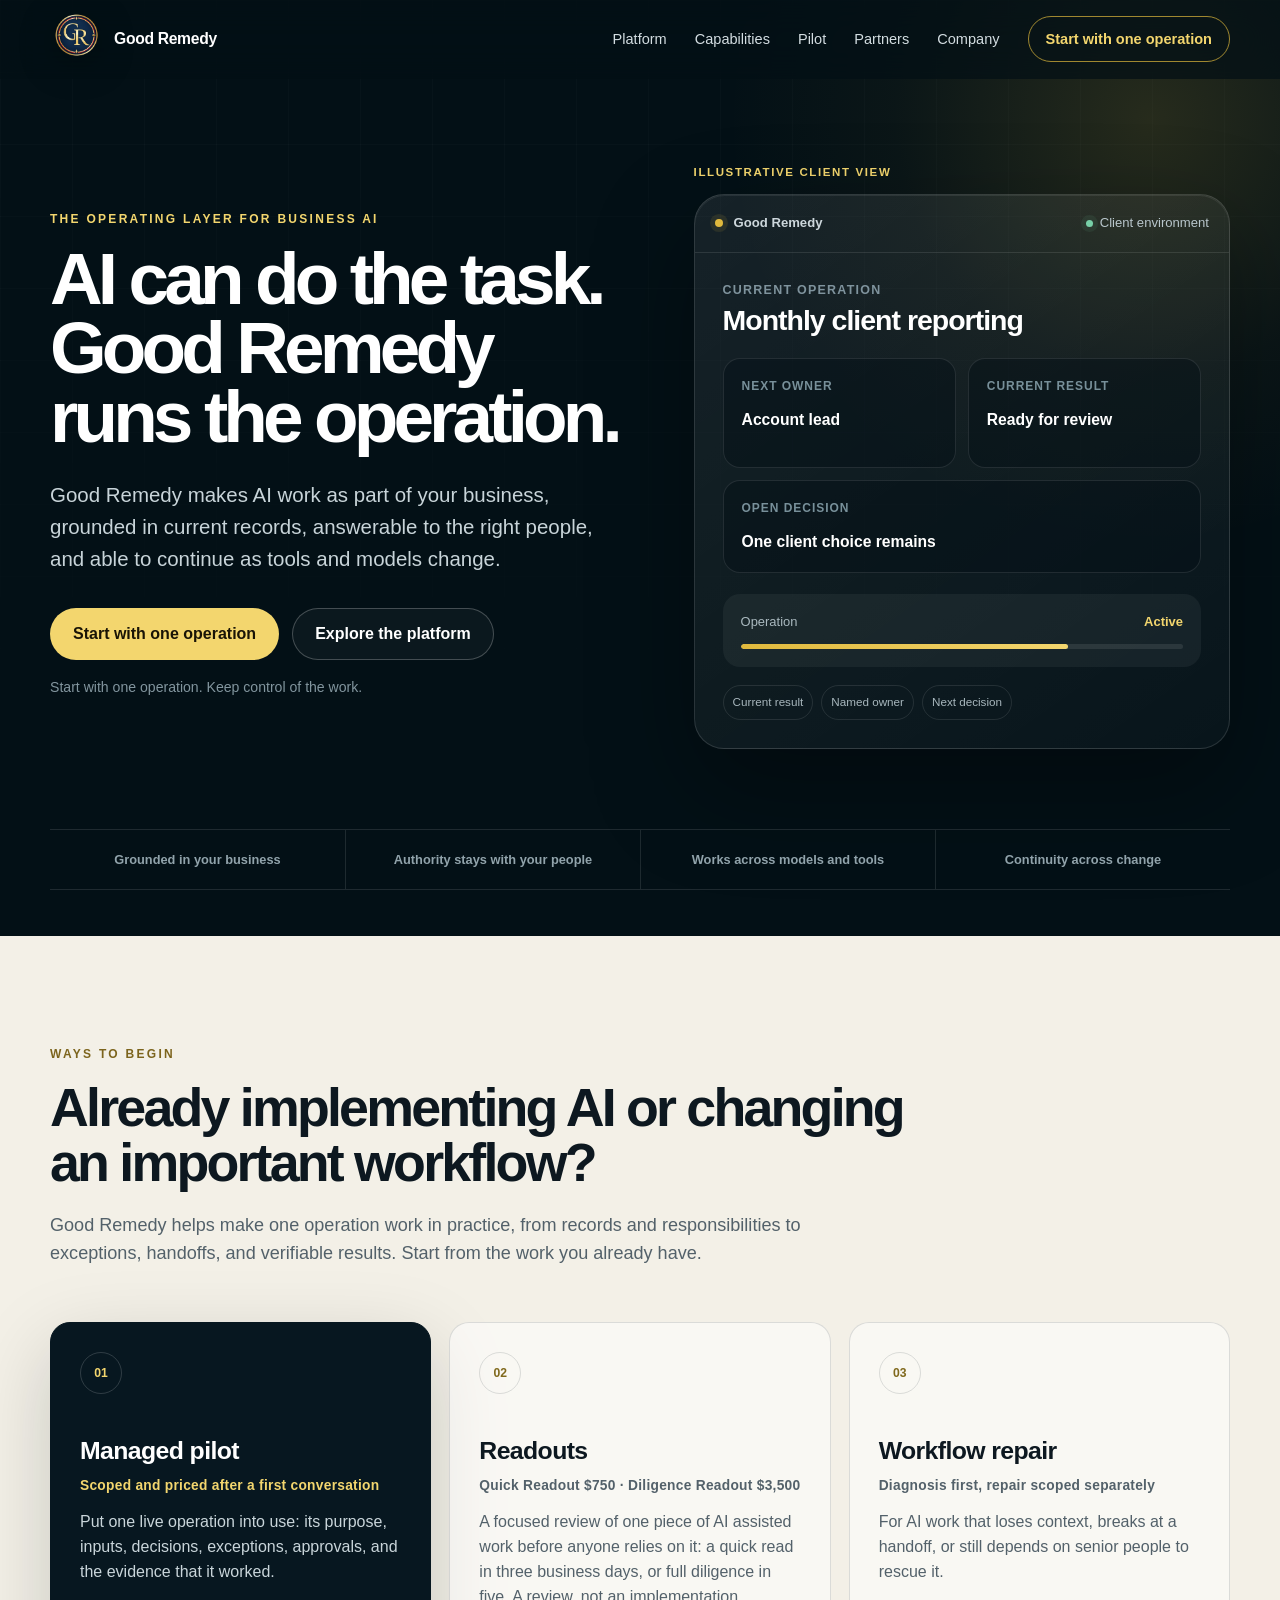
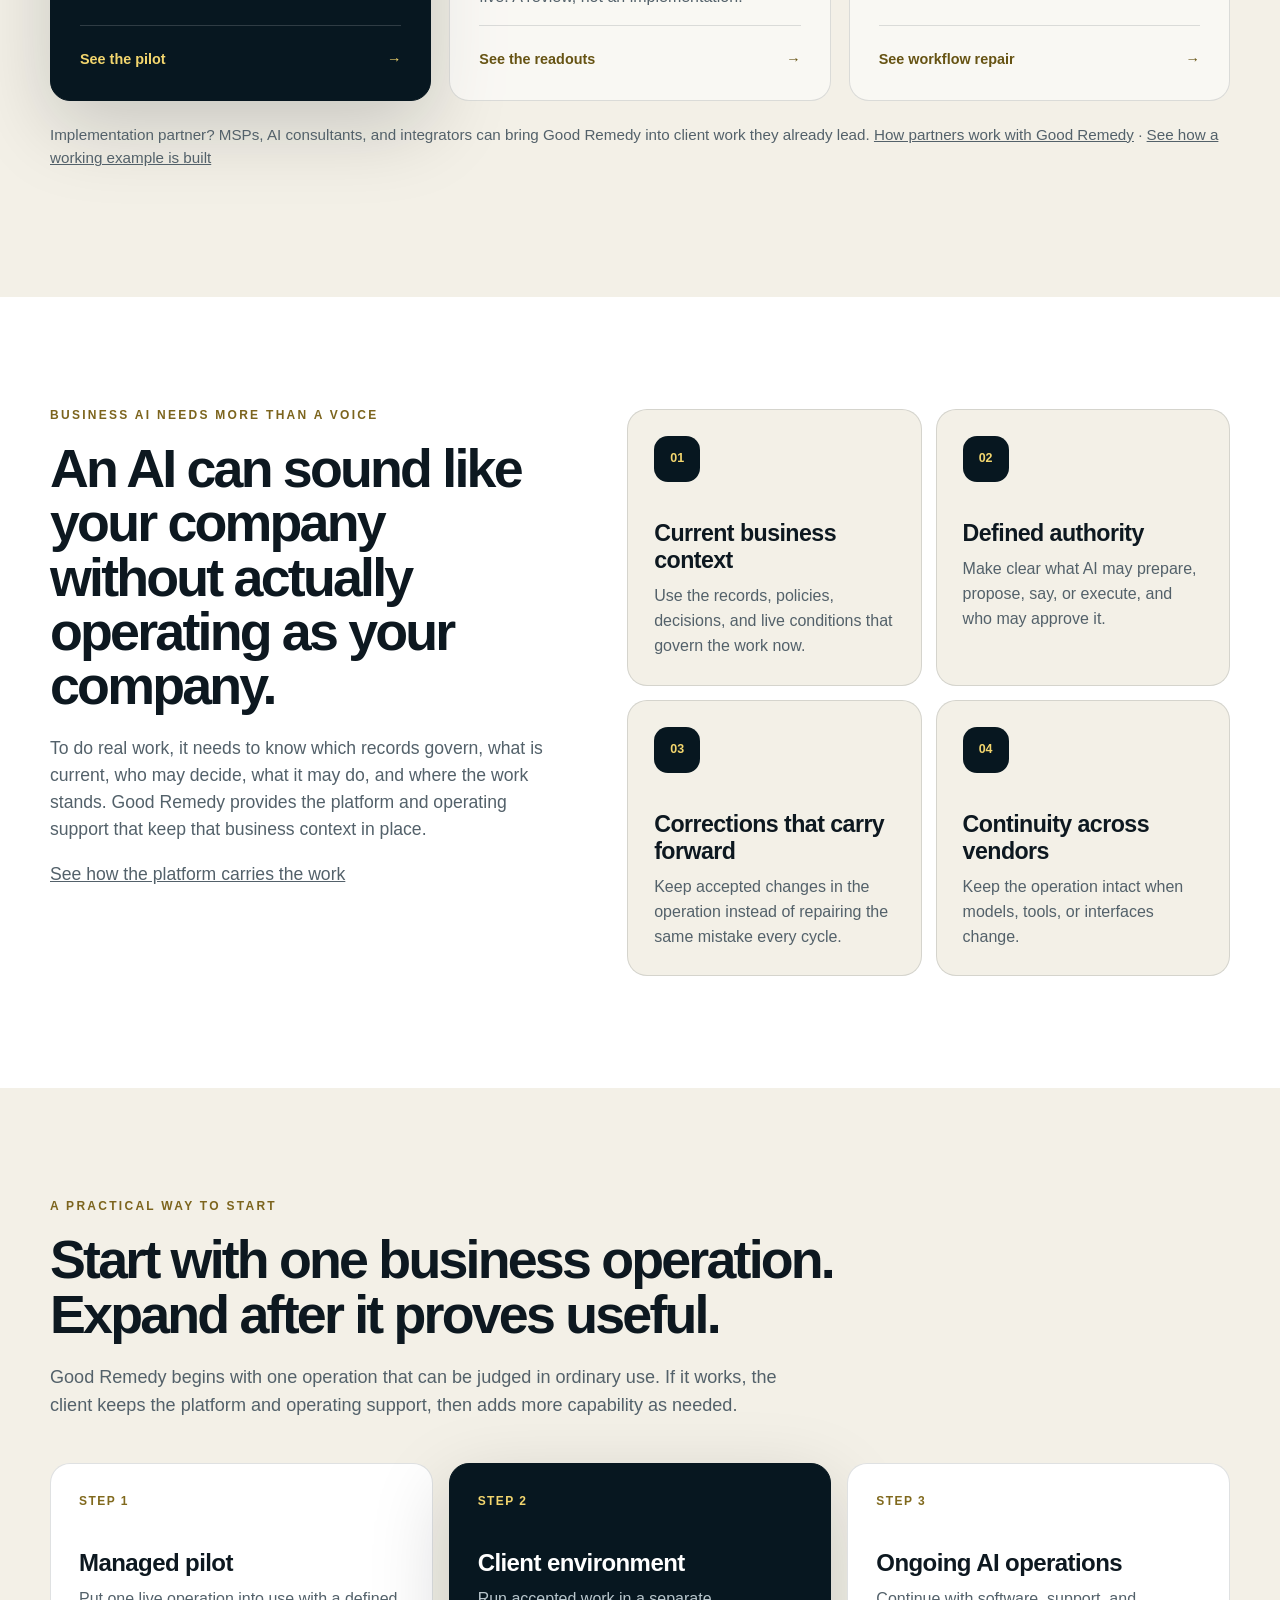
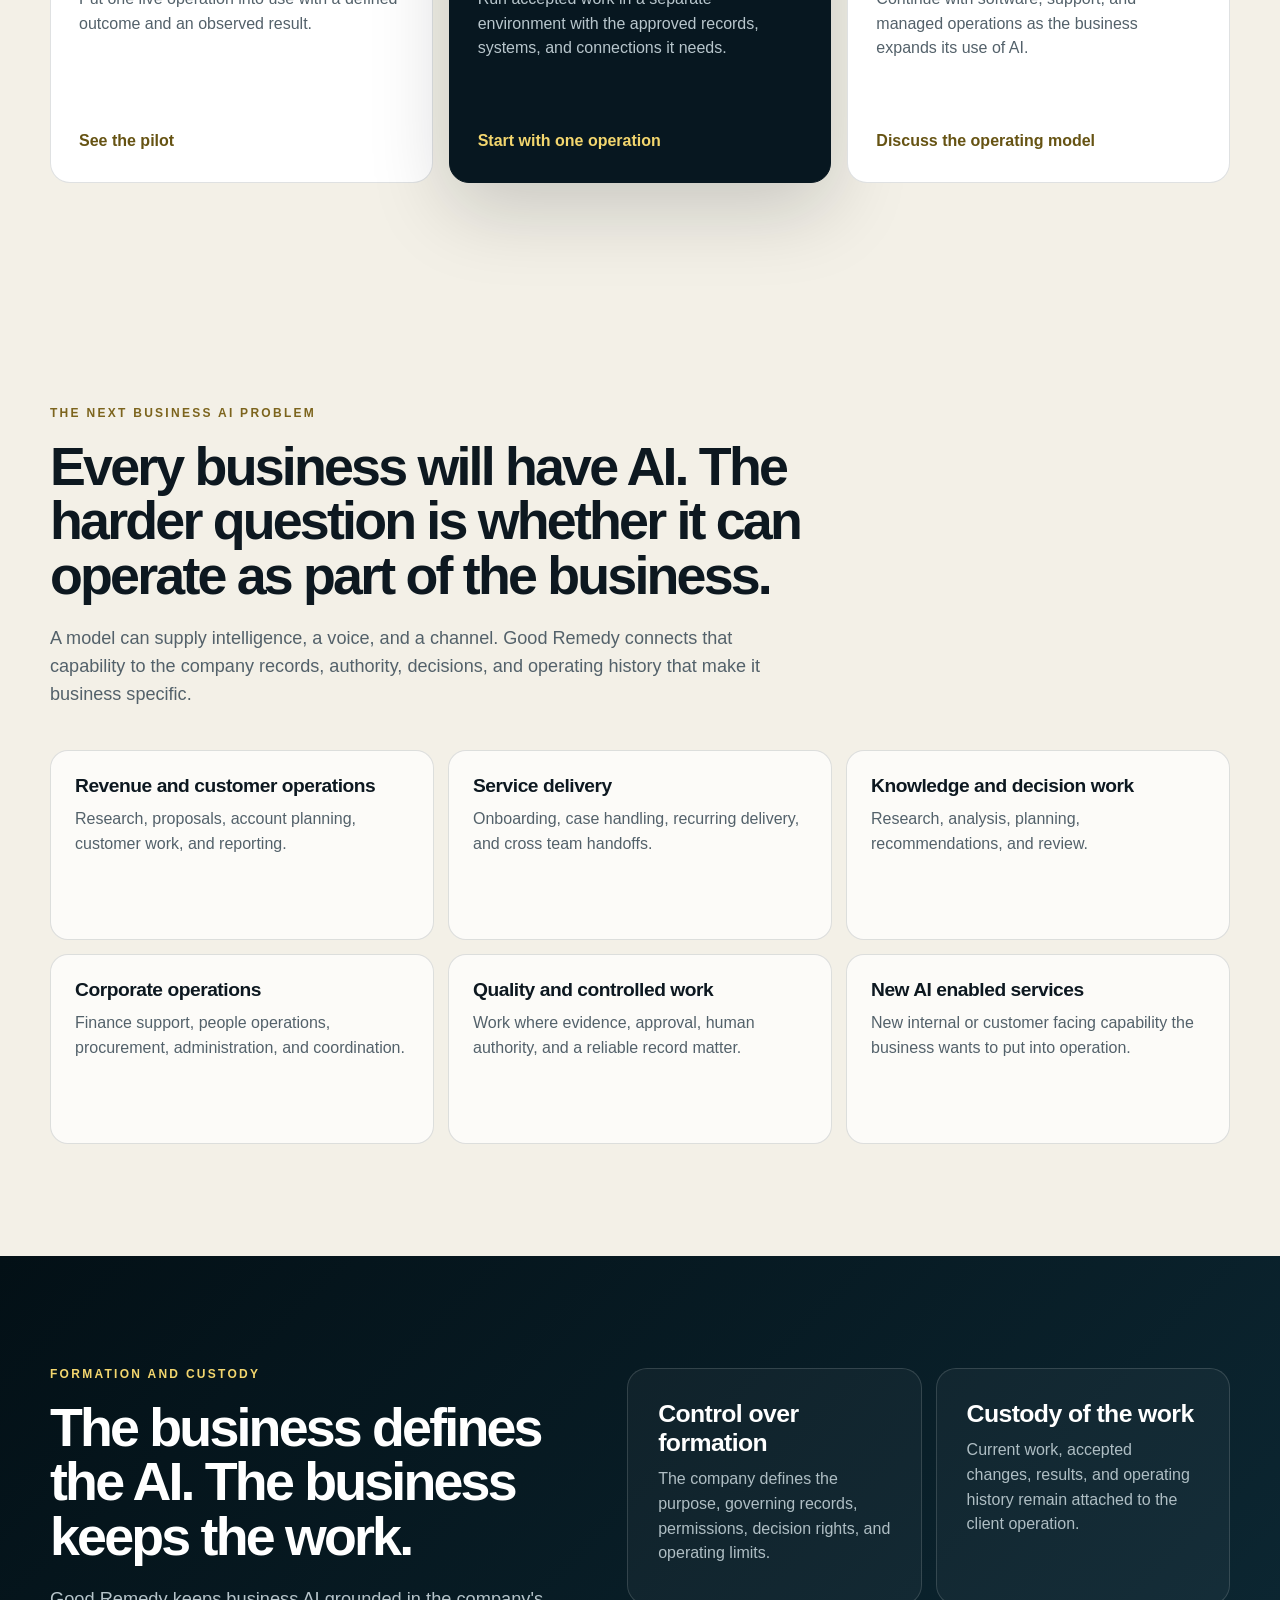
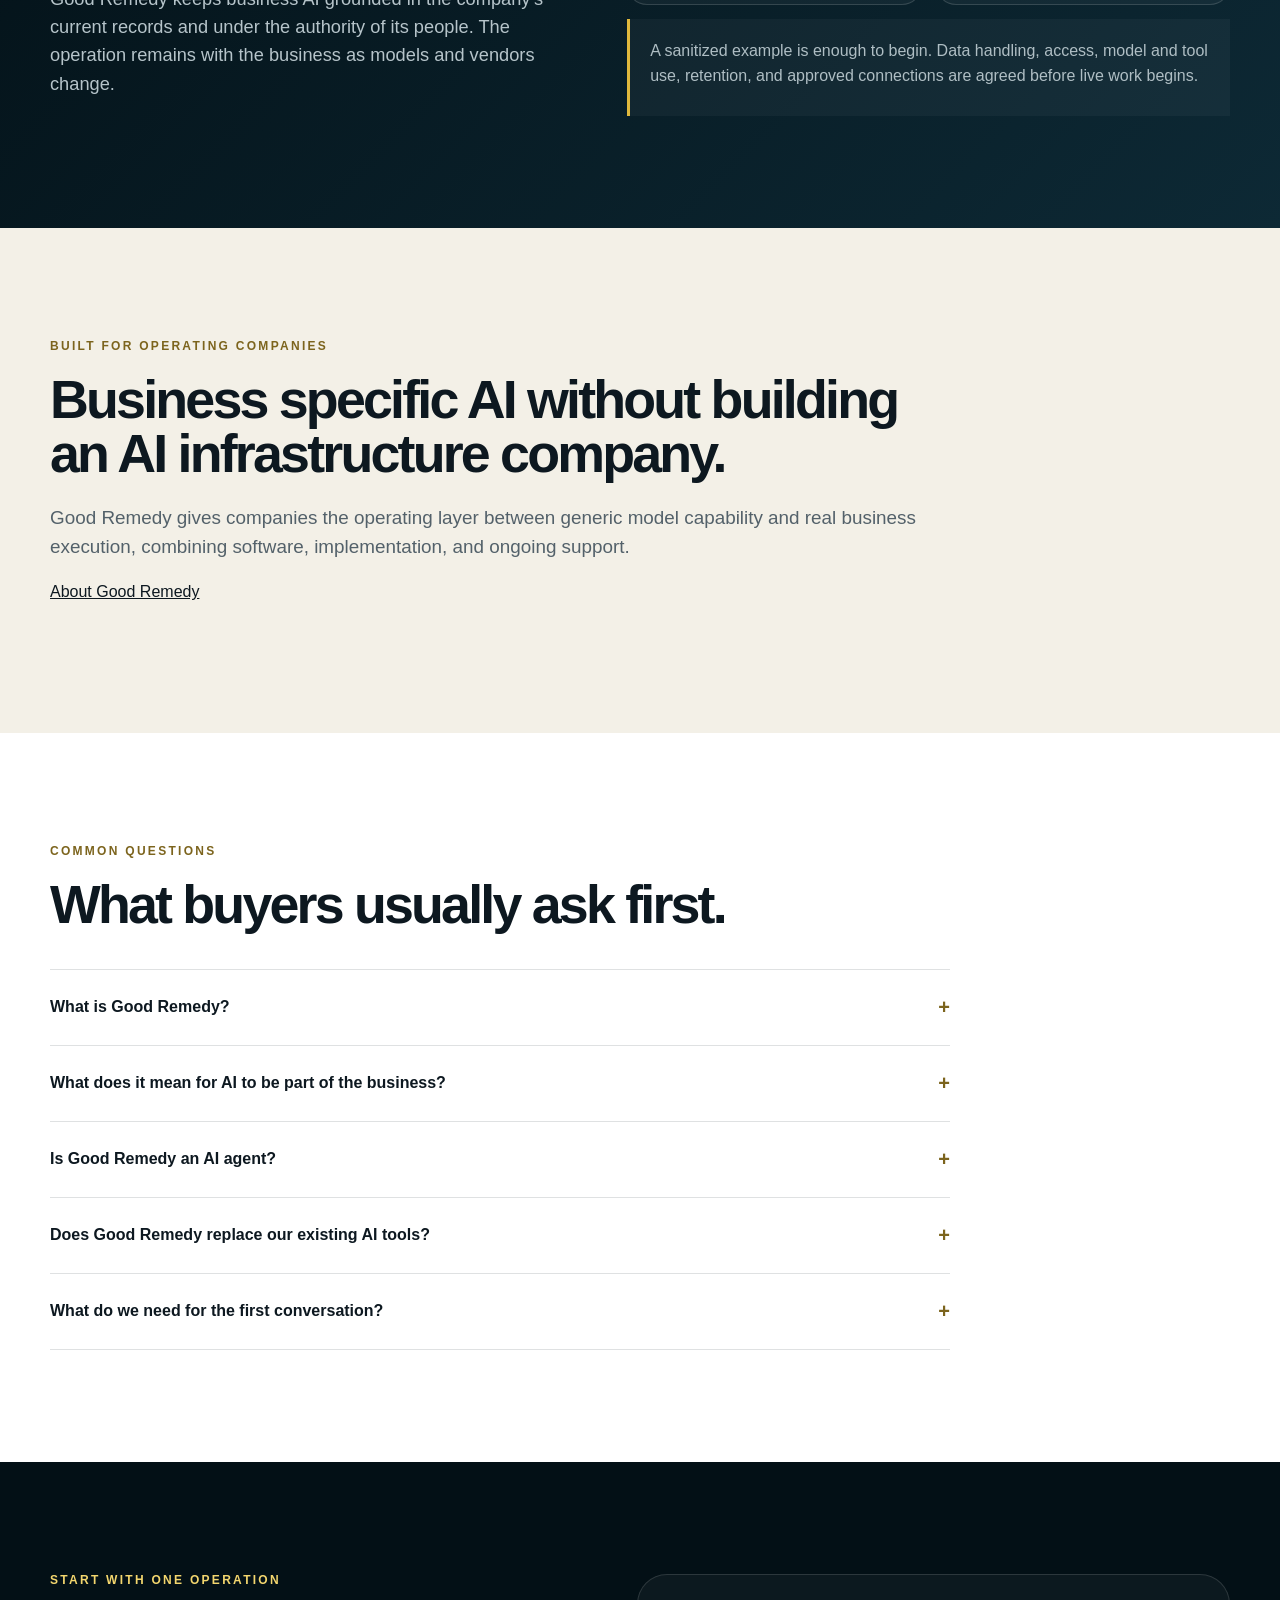
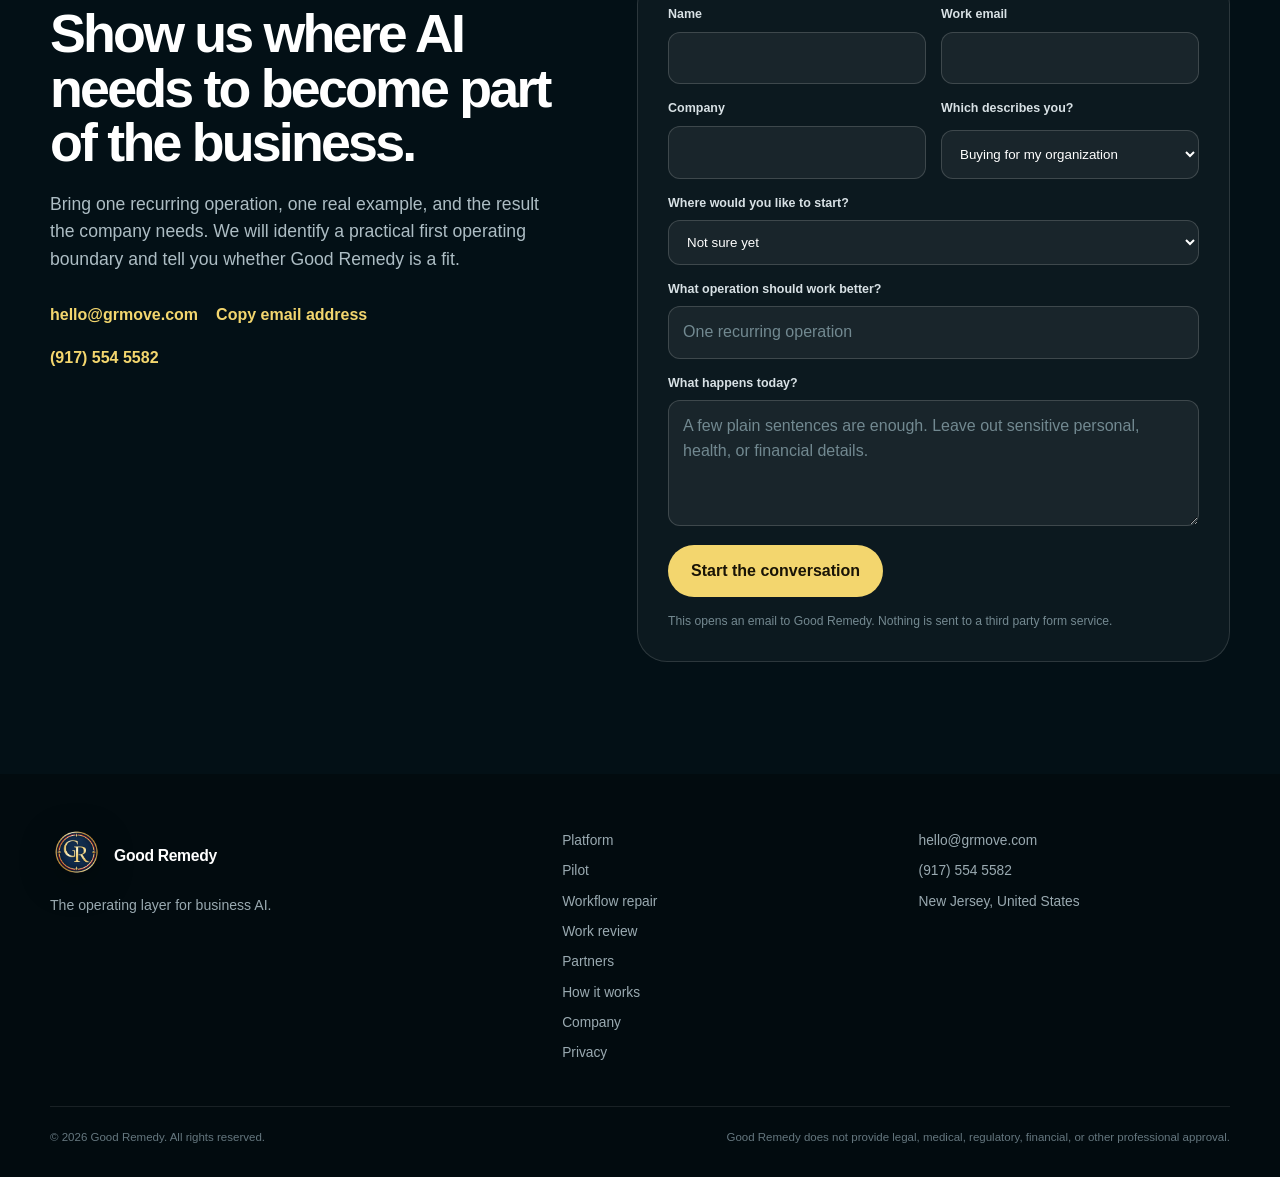
<file: index.html>
<!doctype html>
<html lang="en">
<head>
  <meta charset="utf-8">
  <meta name="viewport" content="width=device-width, initial-scale=1">
  <title>Good Remedy | AI Operations Platform for Business</title>
  <meta name="description" content="Good Remedy makes business AI grounded in current records, answerable to the right people, and continuous across tools and models.">
  <meta name="robots" content="index,follow,max-image-preview:large">
  <meta name="theme-color" content="#071720">
  <link rel="canonical" href="https://grmove.com/">
  <meta property="og:type" content="website">
  <meta property="og:site_name" content="Good Remedy">
  <meta property="og:locale" content="en_US">
  <meta property="og:url" content="https://grmove.com/">
  <meta property="og:title" content="Good Remedy | AI Operations Platform for Business">
  <meta property="og:description" content="AI can do the task. Good Remedy runs the operation.">
  <meta property="og:image" content="https://grmove.com/assets/og-card.png">
  <meta property="og:image:width" content="1200">
  <meta property="og:image:height" content="630">
  <meta property="og:image:alt" content="Good Remedy AI operations platform for business">
  <meta name="twitter:card" content="summary_large_image">
  <meta name="twitter:title" content="Good Remedy | AI Operations Platform for Business">
  <meta name="twitter:description" content="AI can do the task. Good Remedy runs the operation.">
  <meta name="twitter:image" content="https://grmove.com/assets/og-card.png">
  <link rel="icon" href="/assets/favicon-64.png" type="image/png">
  <link rel="apple-touch-icon" href="/assets/apple-touch-icon.png">
  <script>document.documentElement.classList.add("js")</script>
  <link rel="stylesheet" href="/assets/operations.css">
  <script type="application/ld+json">{"@context":"https://schema.org","@graph":[{"@type":"Organization","@id":"https://grmove.com/#organization","name":"Good Remedy","url":"https://grmove.com/","description":"An AI operations platform that makes AI specific to the business and answerable to its people.","logo":{"@type":"ImageObject","url":"https://grmove.com/assets/gr-logo.png"},"email":"hello@grmove.com","telephone":"+19175545582","founder":{"@type":"Person","name":"Benjamin Lopez"},"address":{"@type":"PostalAddress","addressRegion":"NJ","addressCountry":"US"},"contactPoint":{"@type":"ContactPoint","contactType":"sales","email":"hello@grmove.com","telephone":"+19175545582"}},{"@type":"WebSite","@id":"https://grmove.com/#website","url":"https://grmove.com/","name":"Good Remedy","publisher":{"@id":"https://grmove.com/#organization"},"inLanguage":"en-US"}]}</script>
</head>
<body>
<a class="skip-link" href="#main">Skip to content</a>
<header class="site-header" data-header>
  <div class="shell nav-shell">
    <a class="brand" href="/" aria-label="Good Remedy home"><img class="brand-mark" src="/assets/gr-logo.png" alt="" aria-hidden="true"><span class="brand-name">Good Remedy</span></a>
    <button class="menu-button" type="button" aria-expanded="false" aria-controls="site-nav" data-menu-button><span class="sr-only">Open navigation</span><span></span><span></span></button>
    <nav class="site-nav" id="site-nav" aria-label="Primary" data-nav>
      <a href="/platform/">Platform</a>
      <a href="/#capabilities">Capabilities</a>
      <a href="/transformation-implementation/">Pilot</a>
      <a href="/partners/">Partners</a>
      <a href="/about/">Company</a>
      <a class="nav-cta" href="/#contact">Start with one operation</a>
    </nav>
  </div>
</header>
<main id="main">
<section class="hero" id="top">
  <div class="hero-glow" aria-hidden="true"></div>
  <div class="shell hero-grid">
    <div class="hero-copy-block" data-reveal>
      <p class="eyebrow">The operating layer for business AI</p>
      <h1>AI can do the task. Good Remedy runs the operation.</h1>
      <p class="hero-copy">Good Remedy makes AI work as part of your business, grounded in current records, answerable to the right people, and able to continue as tools and models change.</p>
      <div class="hero-actions"><a class="button button-primary" href="#contact">Start with one operation</a><a class="button button-quiet" href="/platform/">Explore the platform</a></div>
      <p class="hero-note">Start with one operation. Keep control of the work.</p>
    </div>
    <div class="hero-product" data-reveal>
      <p class="mockup-label">Illustrative client view</p>
      <div class="operation-window" aria-label="Illustrative Good Remedy client view">
        <div class="window-top"><span class="window-dot"></span><span class="window-title">Good Remedy</span><span class="window-status"><i></i> Client environment</span></div>
        <div class="window-body">
          <div class="operation-heading"><p>Current operation</p><h2>Monthly client reporting</h2></div>
          <div class="status-grid"><div class="status-card"><span>Next owner</span><strong>Account lead</strong></div><div class="status-card"><span>Current result</span><strong>Ready for review</strong></div><div class="status-card wide"><span>Open decision</span><strong>One client choice remains</strong></div></div>
          <div class="progress-block"><div class="progress-label"><span>Operation</span><strong>Active</strong></div><div class="progress-track"><span></span></div></div>
          <div class="window-foot"><span>Current result</span><span>Named owner</span><span>Next decision</span></div>
        </div>
      </div>
    </div>
  </div>
  <div class="shell proof-strip" data-reveal><span>Grounded in your business</span><span>Authority stays with your people</span><span>Works across models and tools</span><span>Continuity across change</span></div>
</section>
<section class="section entry-section" id="start">
  <div class="shell">
    <div class="section-intro" data-reveal>
      <p class="eyebrow dark-eyebrow">Ways to begin</p>
      <h2>Already implementing AI or changing an important workflow?</h2>
      <p>Good Remedy helps make one operation work in practice, from records and responsibilities to exceptions, handoffs, and verifiable results. Start from the work you already have.</p>
    </div>
    <div class="offer-grid">
      <article class="offer-card featured" data-reveal><span class="offer-number">01</span><h3>Managed pilot</h3><p class="offer-price">Scoped and priced after a first conversation</p><p>Put one live operation into use: its purpose, inputs, decisions, exceptions, approvals, and the evidence that it worked.</p><a href="/transformation-implementation/">See the pilot <span aria-hidden="true">&rarr;</span></a></article>
      <article class="offer-card" data-reveal><span class="offer-number">02</span><h3>Readouts</h3><p class="offer-price">Quick Readout $750 &middot; Diligence Readout $3,500</p><p>A focused review of one piece of AI assisted work before anyone relies on it: a quick read in three business days, or full diligence in five. A review, not an implementation.</p><a href="/ai-work-review/">See the readouts <span aria-hidden="true">&rarr;</span></a></article>
      <article class="offer-card" data-reveal><span class="offer-number">03</span><h3>Workflow repair</h3><p class="offer-price">Diagnosis first, repair scoped separately</p><p>For AI work that loses context, breaks at a handoff, or still depends on senior people to rescue it.</p><a href="/ai-workflow-repair/">See workflow repair <span aria-hidden="true">&rarr;</span></a></article>
    </div>
    <p class="entry-note" data-reveal>Implementation partner? MSPs, AI consultants, and integrators can bring Good Remedy into client work they already lead. <a href="/partners/">How partners work with Good Remedy</a> &middot; <a href="/how-it-works/">See how a working example is built</a></p>
  </div>
</section>
<section class="section capability-section" id="capabilities">
  <div class="shell capability-layout">
    <div class="capability-intro" data-reveal>
      <p class="eyebrow dark-eyebrow">Business AI needs more than a voice</p>
      <h2>An AI can sound like your company without actually operating as your company.</h2>
      <p>To do real work, it needs to know which records govern, what is current, who may decide, what it may do, and where the work stands. Good Remedy provides the platform and operating support that keep that business context in place.</p>
      <p><a href="/platform/">See how the platform carries the work</a></p>
    </div>
    <div class="capability-grid">
      <article data-reveal><span>01</span><h3>Current business context</h3><p>Use the records, policies, decisions, and live conditions that govern the work now.</p></article>
      <article data-reveal><span>02</span><h3>Defined authority</h3><p>Make clear what AI may prepare, propose, say, or execute, and who may approve it.</p></article>
      <article data-reveal><span>03</span><h3>Corrections that carry forward</h3><p>Keep accepted changes in the operation instead of repairing the same mistake every cycle.</p></article>
      <article data-reveal><span>04</span><h3>Continuity across vendors</h3><p>Keep the operation intact when models, tools, or interfaces change.</p></article>
    </div>
  </div>
</section>
<section class="section buy-section">
  <div class="shell">
    <div class="section-intro" data-reveal><p class="eyebrow dark-eyebrow">A practical way to start</p><h2>Start with one business operation. Expand after it proves useful.</h2><p>Good Remedy begins with one operation that can be judged in ordinary use. If it works, the client keeps the platform and operating support, then adds more capability as needed.</p></div>
    <div class="buy-grid">
      <article class="buy-card" data-reveal><span class="step">Step 1</span><h3>Managed pilot</h3><p>Put one live operation into use with a defined outcome and an observed result.</p><a href="/transformation-implementation/">See the pilot</a></article>
      <article class="buy-card featured" data-reveal><span class="step">Step 2</span><h3>Client environment</h3><p>Run accepted work in a separate environment with the approved records, systems, and connections it needs.</p><a href="#contact">Start with one operation</a></article>
      <article class="buy-card" data-reveal><span class="step">Step 3</span><h3>Ongoing AI operations</h3><p>Continue with software, support, and managed operations as the business expands its use of AI.</p><a href="#contact">Discuss the operating model</a></article>
    </div>
  </div>
</section>
<section class="section operations-range">
  <div class="shell">
    <div class="section-intro" data-reveal>
      <p class="eyebrow dark-eyebrow">The next business AI problem</p>
      <h2>Every business will have AI. The harder question is whether it can operate as part of the business.</h2>
      <p>A model can supply intelligence, a voice, and a channel. Good Remedy connects that capability to the company records, authority, decisions, and operating history that make it business specific.</p>
    </div>
    <div class="operations-range-grid">
      <article data-reveal><h3>Revenue and customer operations</h3><p>Research, proposals, account planning, customer work, and reporting.</p></article>
      <article data-reveal><h3>Service delivery</h3><p>Onboarding, case handling, recurring delivery, and cross team handoffs.</p></article>
      <article data-reveal><h3>Knowledge and decision work</h3><p>Research, analysis, planning, recommendations, and review.</p></article>
      <article data-reveal><h3>Corporate operations</h3><p>Finance support, people operations, procurement, administration, and coordination.</p></article>
      <article data-reveal><h3>Quality and controlled work</h3><p>Work where evidence, approval, human authority, and a reliable record matter.</p></article>
      <article data-reveal><h3>New AI enabled services</h3><p>New internal or customer facing capability the business wants to put into operation.</p></article>
    </div>
  </div>
</section>
<section class="section control-section" id="control">
  <div class="shell control-layout">
    <div data-reveal>
      <p class="eyebrow">Formation and custody</p>
      <h2>The business defines the AI. The business keeps the work.</h2>
      <p class="trust-lede">Good Remedy keeps business AI grounded in the company's current records and under the authority of its people. The operation remains with the business as models and vendors change.</p>
    </div>
    <div class="control-grid">
      <article data-reveal><h3>Control over formation</h3><p>The company defines the purpose, governing records, permissions, decision rights, and operating limits.</p></article>
      <article data-reveal><h3>Custody of the work</h3><p>Current work, accepted changes, results, and operating history remain attached to the client operation.</p></article>
      <p class="control-boundary" data-reveal>A sanitized example is enough to begin. Data handling, access, model and tool use, retention, and approved connections are agreed before live work begins.</p>
    </div>
  </div>
</section>
<section class="section section-paper company-position" id="company">
  <div class="shell">
    <p class="eyebrow dark-eyebrow" data-reveal>Built for operating companies</p>
    <h2 data-reveal>Business specific AI without building an AI infrastructure company.</h2>
    <p class="company-position-copy" data-reveal>Good Remedy gives companies the operating layer between generic model capability and real business execution, combining software, implementation, and ongoing support.</p>
    <p data-reveal><a href="/about/">About Good Remedy</a></p>
  </div>
</section>
<section class="section faq-section">
  <div class="shell">
    <div class="section-intro" data-reveal><p class="eyebrow dark-eyebrow">Common questions</p><h2>What buyers usually ask first.</h2></div>
    <div class="faq-list">
      <details data-reveal><summary>What is Good Remedy?</summary><p>Good Remedy is the operating layer for business AI, delivered through a managed software platform, implementation, and ongoing support.</p></details>
      <details data-reveal><summary>What does it mean for AI to be part of the business?</summary><p>It means the AI works from current company records, within defined authority, and with continuity that survives changes in tools and models.</p></details>
      <details data-reveal><summary>Is Good Remedy an AI agent?</summary><p>No. Good Remedy sits around the agents, models, applications, records, and people required to run the business operation.</p></details>
      <details data-reveal><summary>Does Good Remedy replace our existing AI tools?</summary><p>Usually no. Good Remedy works across the operation and uses the models and systems that fit.</p></details>
      <details data-reveal><summary>What do we need for the first conversation?</summary><p>One recurring job, one real example, and the result the business needs. A sanitized example is enough.</p></details>
    </div>
  </div>
</section>
<section class="contact-section" id="contact">
  <div class="shell contact-grid">
    <div class="contact-copy" data-reveal>
      <p class="eyebrow">Start with one operation</p>
      <h2>Show us where AI needs to become part of the business.</h2>
      <p>Bring one recurring operation, one real example, and the result the company needs. We will identify a practical first operating boundary and tell you whether Good Remedy is a fit.</p>
      <div class="contact-details"><a href="mailto:hello@grmove.com">hello@grmove.com</a><button class="copy-email" type="button" data-copy-email="hello@grmove.com">Copy email address</button><span class="copy-status" aria-live="polite" data-copy-status></span><a href="tel:+19175545582">(917) 554 5582</a></div>
    </div>
    <form class="contact-form" id="operation-form" data-endpoint="" novalidate data-reveal>
      <div class="field-row"><label><span>Name</span><input name="name" autocomplete="name" maxlength="120" required></label><label><span>Work email</span><input name="email" type="email" autocomplete="email" maxlength="200" required></label></div>
      <div class="field-row"><label><span>Company</span><input name="company" autocomplete="organization" maxlength="160"></label><label><span>Which describes you?</span><select name="role"><option value="buyer">Buying for my organization</option><option value="partner">Implementation partner (MSP, consultant, integrator)</option><option value="other">Other</option></select></label></div>
      <label><span>Where would you like to start?</span><select name="interest"><option value="unsure">Not sure yet</option><option value="pilot">Managed pilot</option><option value="quick">Quick Readout ($750)</option><option value="readout">Diligence Readout ($3,500)</option><option value="repair">Workflow repair</option><option value="partnership">Partnership</option></select></label>
      <label><span>What operation should work better?</span><input name="operation" placeholder="One recurring operation" maxlength="200" required></label>
      <label><span>What happens today?</span><textarea name="problem" placeholder="A few plain sentences are enough. Leave out sensitive personal, health, or financial details." maxlength="4000" required></textarea></label>
      <label class="hp-field" aria-hidden="true"><span>Leave this empty</span><input name="website" tabindex="-1" autocomplete="off"></label>
      <button class="button button-primary" type="submit">Start the conversation</button>
      <p class="form-status" role="status" aria-live="polite" data-form-status></p>
      <p class="form-note" data-form-note>This opens an email to Good Remedy. Nothing is sent to a third party form service.</p>
    </form>
  </div>
</section>
</main>
<footer class="site-footer">
  <div class="shell footer-grid">
    <div><a class="brand footer-brand" href="/"><img class="brand-mark" src="/assets/gr-logo.png" alt="" aria-hidden="true"><span class="brand-name">Good Remedy</span></a><p>The operating layer for business AI.</p></div>
    <div class="footer-links"><a href="/platform/">Platform</a><a href="/transformation-implementation/">Pilot</a><a href="/ai-workflow-repair/">Workflow repair</a><a href="/ai-work-review/">Work review</a><a href="/partners/">Partners</a><a href="/how-it-works/">How it works</a><a href="/about/">Company</a><a href="/privacy/">Privacy</a></div>
    <div class="footer-contact"><a href="mailto:hello@grmove.com">hello@grmove.com</a><a href="tel:+19175545582">(917) 554 5582</a><span>New Jersey, United States</span></div>
  </div>
  <div class="shell legal-row"><span>&copy; <span data-year></span> Good Remedy. All rights reserved.</span><span>Good Remedy does not provide legal, medical, regulatory, financial, or other professional approval.</span></div>
</footer>
<script src="/assets/site.js" defer></script>
</body>
</html>
</file>
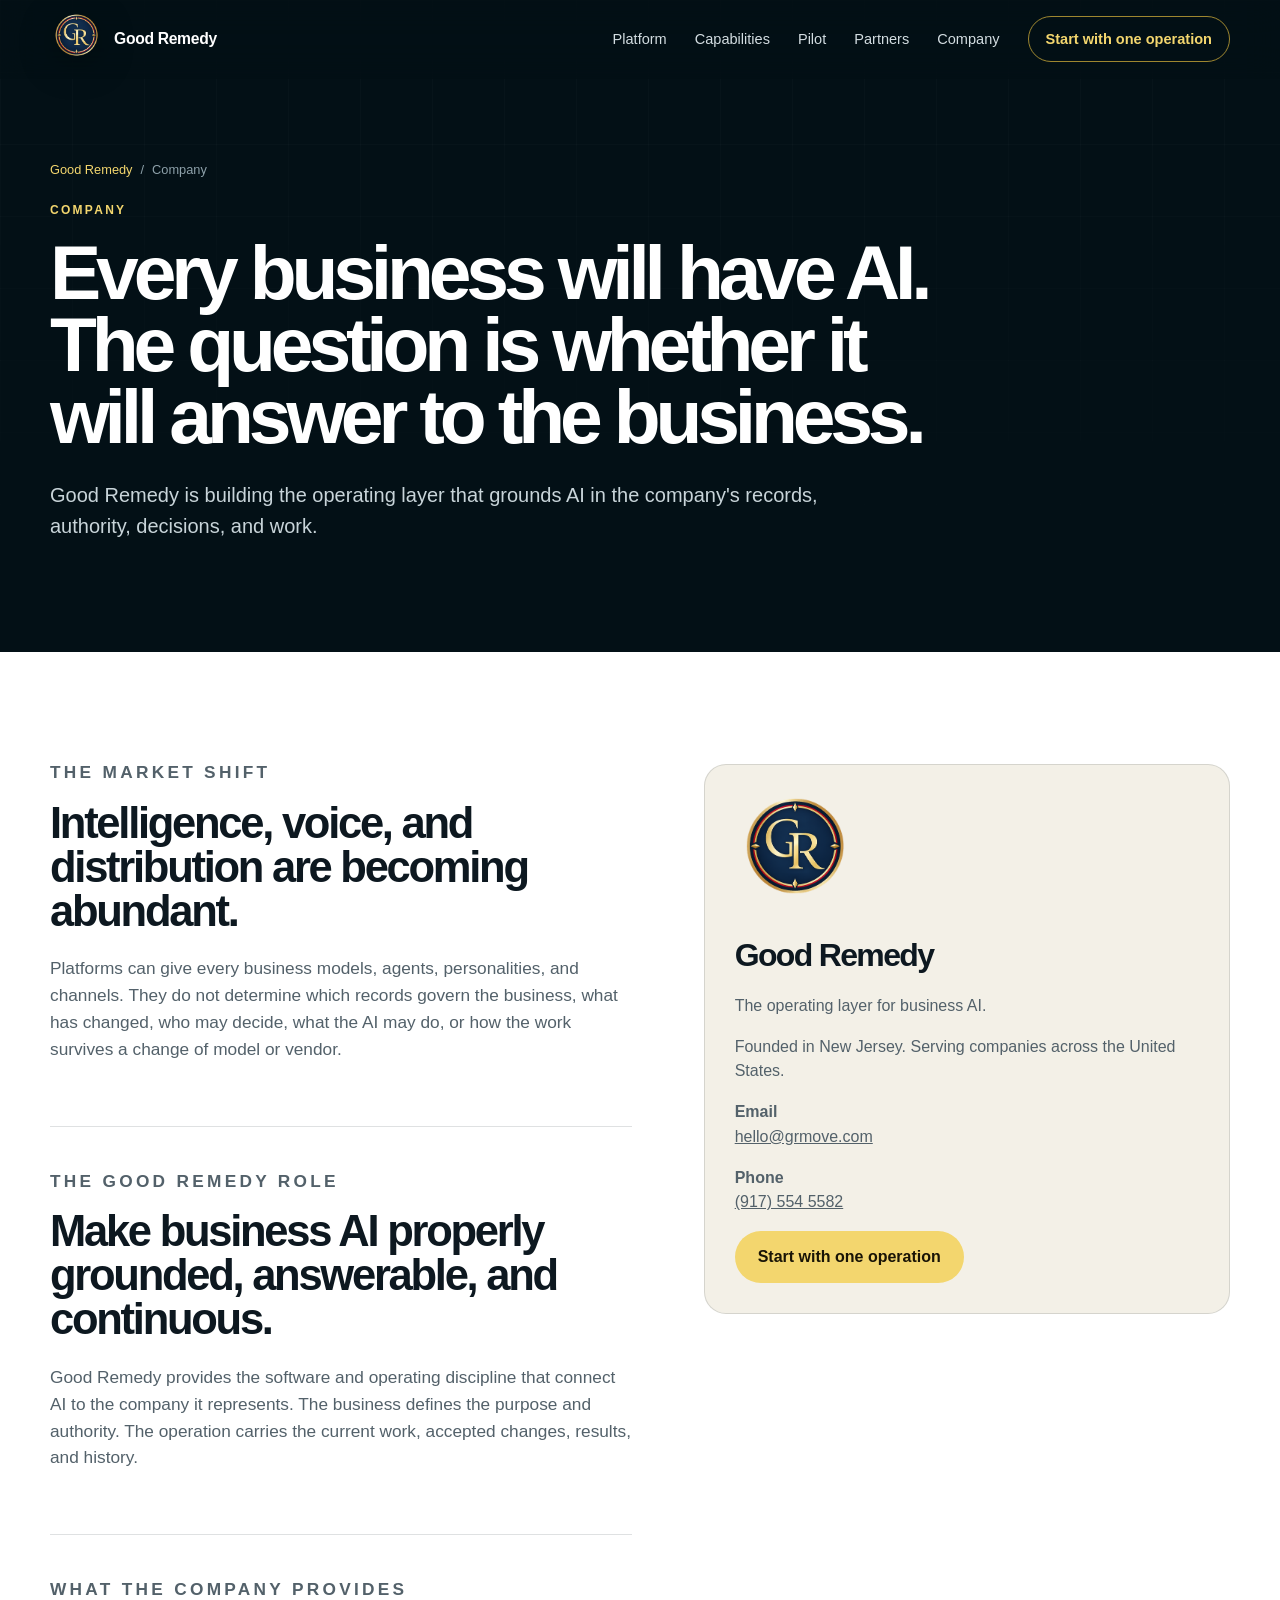
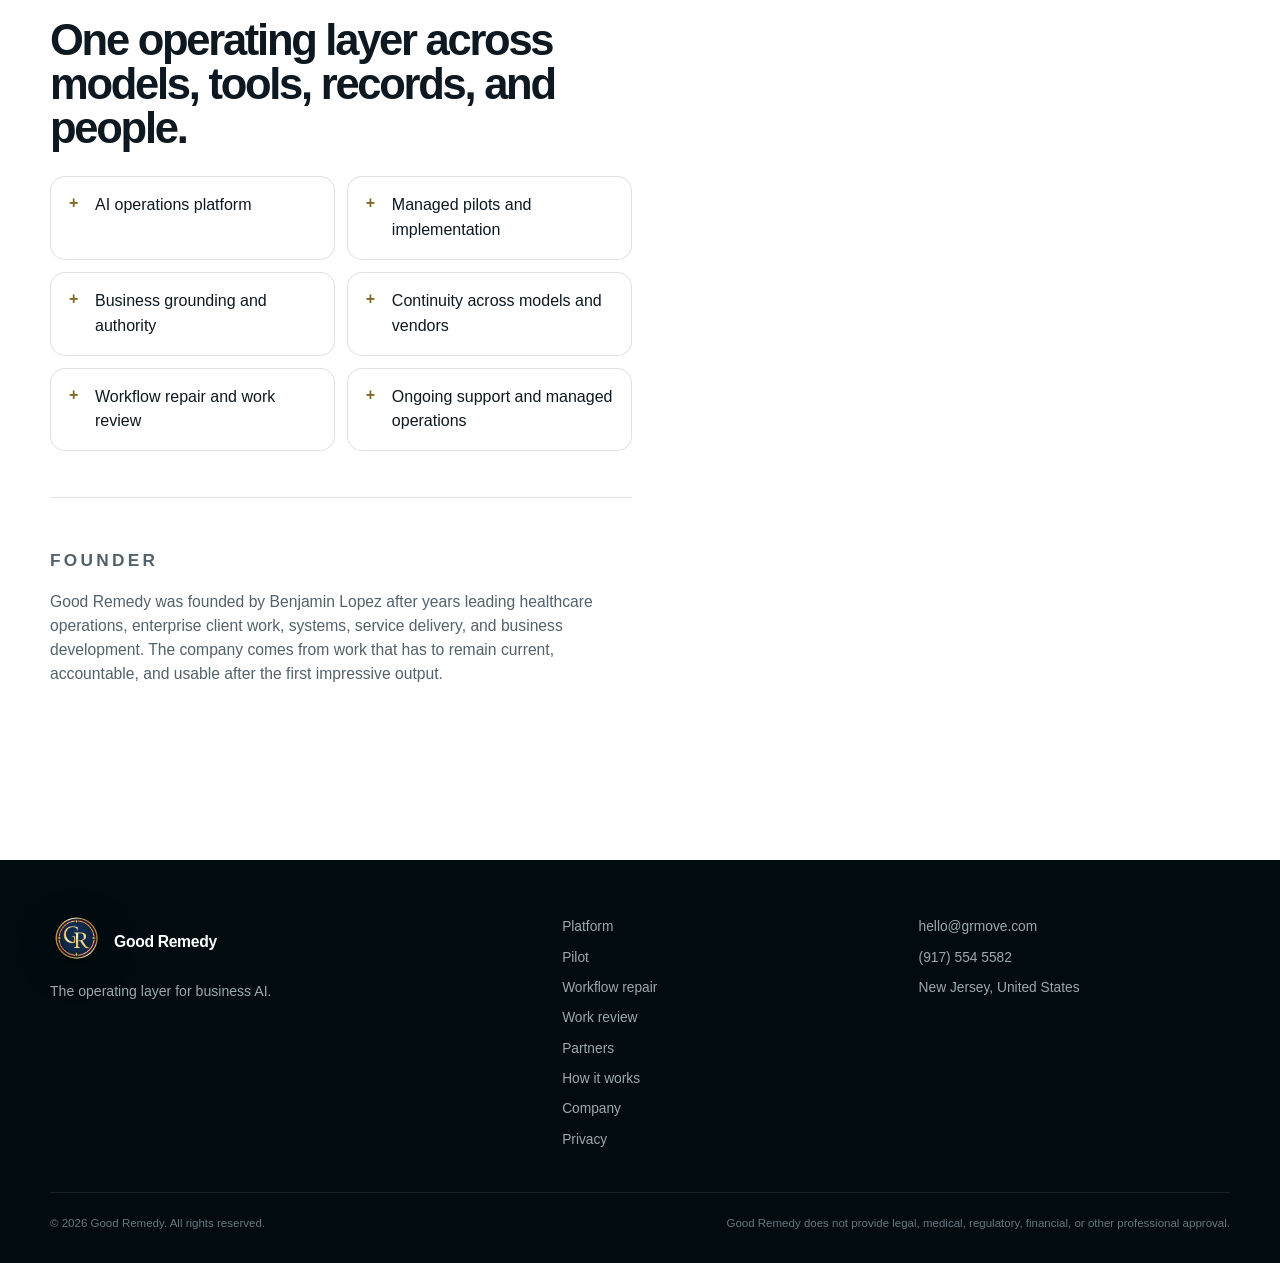
<file: about/index.html>
<!doctype html>
<html lang="en">
<head>
  <meta charset="utf-8">
  <meta name="viewport" content="width=device-width, initial-scale=1">
  <title>About Good Remedy | Operating Layer for Business AI</title>
  <meta name="description" content="Good Remedy is building the operating layer that grounds AI in the company's records, authority, decisions, and work.">
  <meta name="robots" content="index,follow,max-image-preview:large">
  <meta name="theme-color" content="#071720">
  <link rel="canonical" href="https://grmove.com/about/">
  <meta property="og:type" content="website">
  <meta property="og:site_name" content="Good Remedy">
  <meta property="og:locale" content="en_US">
  <meta property="og:url" content="https://grmove.com/about/">
  <meta property="og:title" content="About Good Remedy | Operating Layer for Business AI">
  <meta property="og:description" content="Every business will have AI. The question is whether it will answer to the business.">
  <meta property="og:image" content="https://grmove.com/assets/og-card.png">
  <meta property="og:image:width" content="1200">
  <meta property="og:image:height" content="630">
  <meta property="og:image:alt" content="Good Remedy operating layer for business AI">
  <meta name="twitter:card" content="summary_large_image">
  <meta name="twitter:title" content="About Good Remedy | Operating Layer for Business AI">
  <meta name="twitter:description" content="Every business will have AI. The question is whether it will answer to the business.">
  <meta name="twitter:image" content="https://grmove.com/assets/og-card.png">
  <link rel="icon" href="/assets/favicon-64.png" type="image/png">
  <link rel="apple-touch-icon" href="/assets/apple-touch-icon.png">
  <script>document.documentElement.classList.add("js")</script>
  <link rel="stylesheet" href="/assets/operations.css">
  <script type="application/ld+json">{"@context":"https://schema.org","@graph":[{"@type":"Organization","@id":"https://grmove.com/#organization","name":"Good Remedy","url":"https://grmove.com/","description":"An AI operations platform that makes AI specific to the business and answerable to its people.","logo":{"@type":"ImageObject","url":"https://grmove.com/assets/gr-logo.png"},"email":"hello@grmove.com","telephone":"+19175545582","founder":{"@type":"Person","name":"Benjamin Lopez"},"address":{"@type":"PostalAddress","addressRegion":"NJ","addressCountry":"US"}},{"@type":"AboutPage","@id":"https://grmove.com/about/#page","url":"https://grmove.com/about/","name":"About Good Remedy","about":{"@id":"https://grmove.com/#organization"}}]}</script>
</head>
<body>
<a class="skip-link" href="#main">Skip to content</a>
<header class="site-header" data-header>
  <div class="shell nav-shell">
    <a class="brand" href="/" aria-label="Good Remedy home"><img class="brand-mark" src="/assets/gr-logo.png" alt="" aria-hidden="true"><span class="brand-name">Good Remedy</span></a>
    <button class="menu-button" type="button" aria-expanded="false" aria-controls="site-nav" data-menu-button><span class="sr-only">Open navigation</span><span></span><span></span></button>
    <nav class="site-nav" id="site-nav" aria-label="Primary" data-nav>
      <a href="/platform/">Platform</a>
      <a href="/#capabilities">Capabilities</a>
      <a href="/transformation-implementation/">Pilot</a>
      <a href="/partners/">Partners</a>
      <a href="/about/">Company</a>
      <a class="nav-cta" href="/#contact">Start with one operation</a>
    </nav>
  </div>
</header>
<main id="main">
<section class="service-hero">
  <div class="shell">
    <div class="breadcrumb"><a href="/">Good Remedy</a><span>/</span><span>Company</span></div>
    <p class="eyebrow">Company</p>
    <h1>Every business will have AI. The question is whether it will answer to the business.</h1>
    <p class="service-lede">Good Remedy is building the operating layer that grounds AI in the company's records, authority, decisions, and work.</p>
  </div>
</section>
<section class="section section-white">
  <div class="shell about-grid">
    <div>
      <section class="content-block">
        <p class="eyebrow dark-eyebrow">The market shift</p>
        <h2>Intelligence, voice, and distribution are becoming abundant.</h2>
        <p>Platforms can give every business models, agents, personalities, and channels. They do not determine which records govern the business, what has changed, who may decide, what the AI may do, or how the work survives a change of model or vendor.</p>
      </section>
      <section class="content-block">
        <p class="eyebrow dark-eyebrow">The Good Remedy role</p>
        <h2>Make business AI properly grounded, answerable, and continuous.</h2>
        <p>Good Remedy provides the software and operating discipline that connect AI to the company it represents. The business defines the purpose and authority. The operation carries the current work, accepted changes, results, and history.</p>
      </section>
      <section class="content-block">
        <p class="eyebrow dark-eyebrow">What the company provides</p>
        <h2>One operating layer across models, tools, records, and people.</h2>
        <ul class="plain-list two-column-list">
          <li>AI operations platform</li>
          <li>Managed pilots and implementation</li>
          <li>Business grounding and authority</li>
          <li>Continuity across models and vendors</li>
          <li>Workflow repair and work review</li>
          <li>Ongoing support and managed operations</li>
        </ul>
      </section>
      <section class="content-block founder-note">
        <p class="eyebrow dark-eyebrow">Founder</p>
        <p>Good Remedy was founded by Benjamin Lopez after years leading healthcare operations, enterprise client work, systems, service delivery, and business development. The company comes from work that has to remain current, accountable, and usable after the first impressive output.</p>
      </section>
    </div>
    <aside class="about-card">
      <img class="about-logo" src="/assets/gr-logo.png" alt="Good Remedy monogram">
      <h2>Good Remedy</h2>
      <p>The operating layer for business AI.</p>
      <p>Founded in New Jersey. Serving companies across the United States.</p>
      <p><strong>Email</strong><br><a href="mailto:hello@grmove.com">hello@grmove.com</a></p>
      <p><strong>Phone</strong><br><a href="tel:+19175545582">(917) 554 5582</a></p>
      <a class="button button-primary" href="/#contact">Start with one operation</a>
    </aside>
  </div>
</section>
</main>
<footer class="site-footer">
  <div class="shell footer-grid">
    <div><a class="brand footer-brand" href="/"><img class="brand-mark" src="/assets/gr-logo.png" alt="" aria-hidden="true"><span class="brand-name">Good Remedy</span></a><p>The operating layer for business AI.</p></div>
    <div class="footer-links"><a href="/platform/">Platform</a><a href="/transformation-implementation/">Pilot</a><a href="/ai-workflow-repair/">Workflow repair</a><a href="/ai-work-review/">Work review</a><a href="/partners/">Partners</a><a href="/how-it-works/">How it works</a><a href="/about/">Company</a><a href="/privacy/">Privacy</a></div>
    <div class="footer-contact"><a href="mailto:hello@grmove.com">hello@grmove.com</a><a href="tel:+19175545582">(917) 554 5582</a><span>New Jersey, United States</span></div>
  </div>
  <div class="shell legal-row"><span>&copy; <span data-year></span> Good Remedy. All rights reserved.</span><span>Good Remedy does not provide legal, medical, regulatory, financial, or other professional approval.</span></div>
</footer>
<script src="/assets/site.js" defer></script>
</body>
</html>
</file>
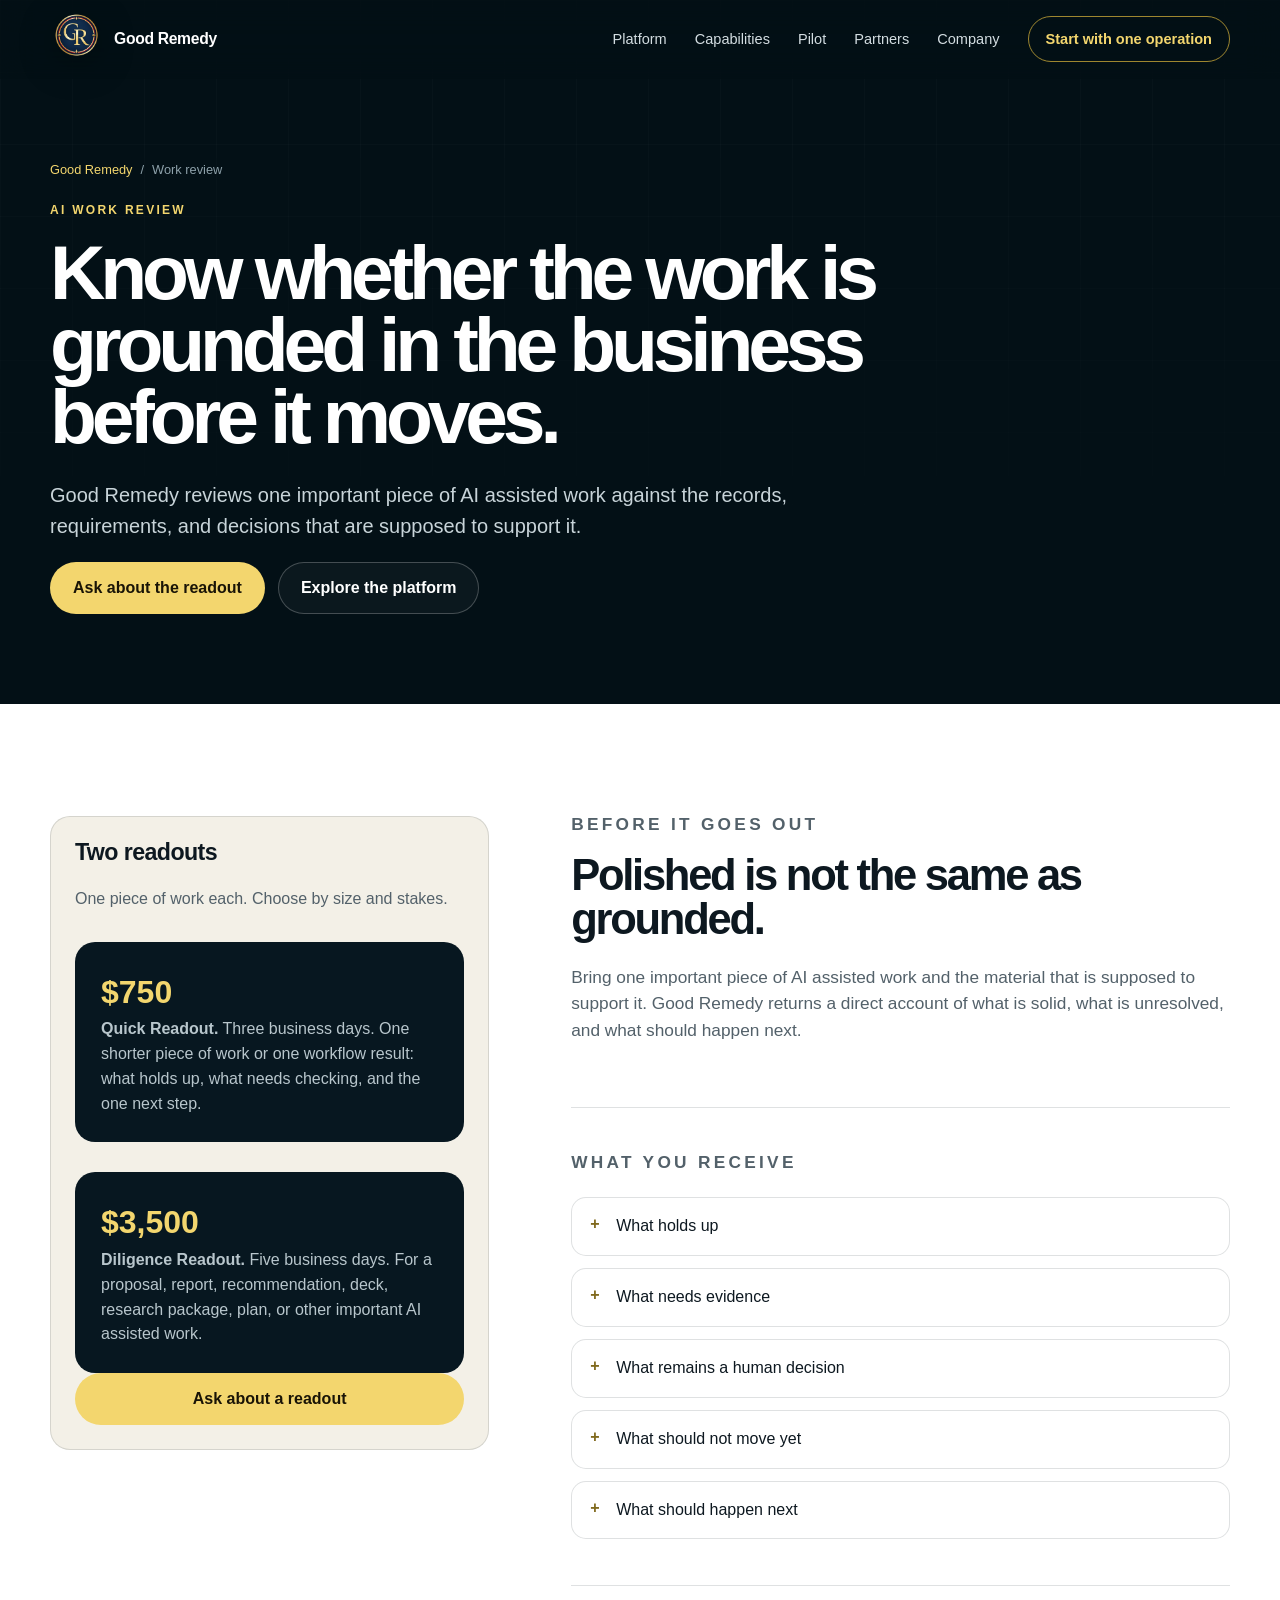
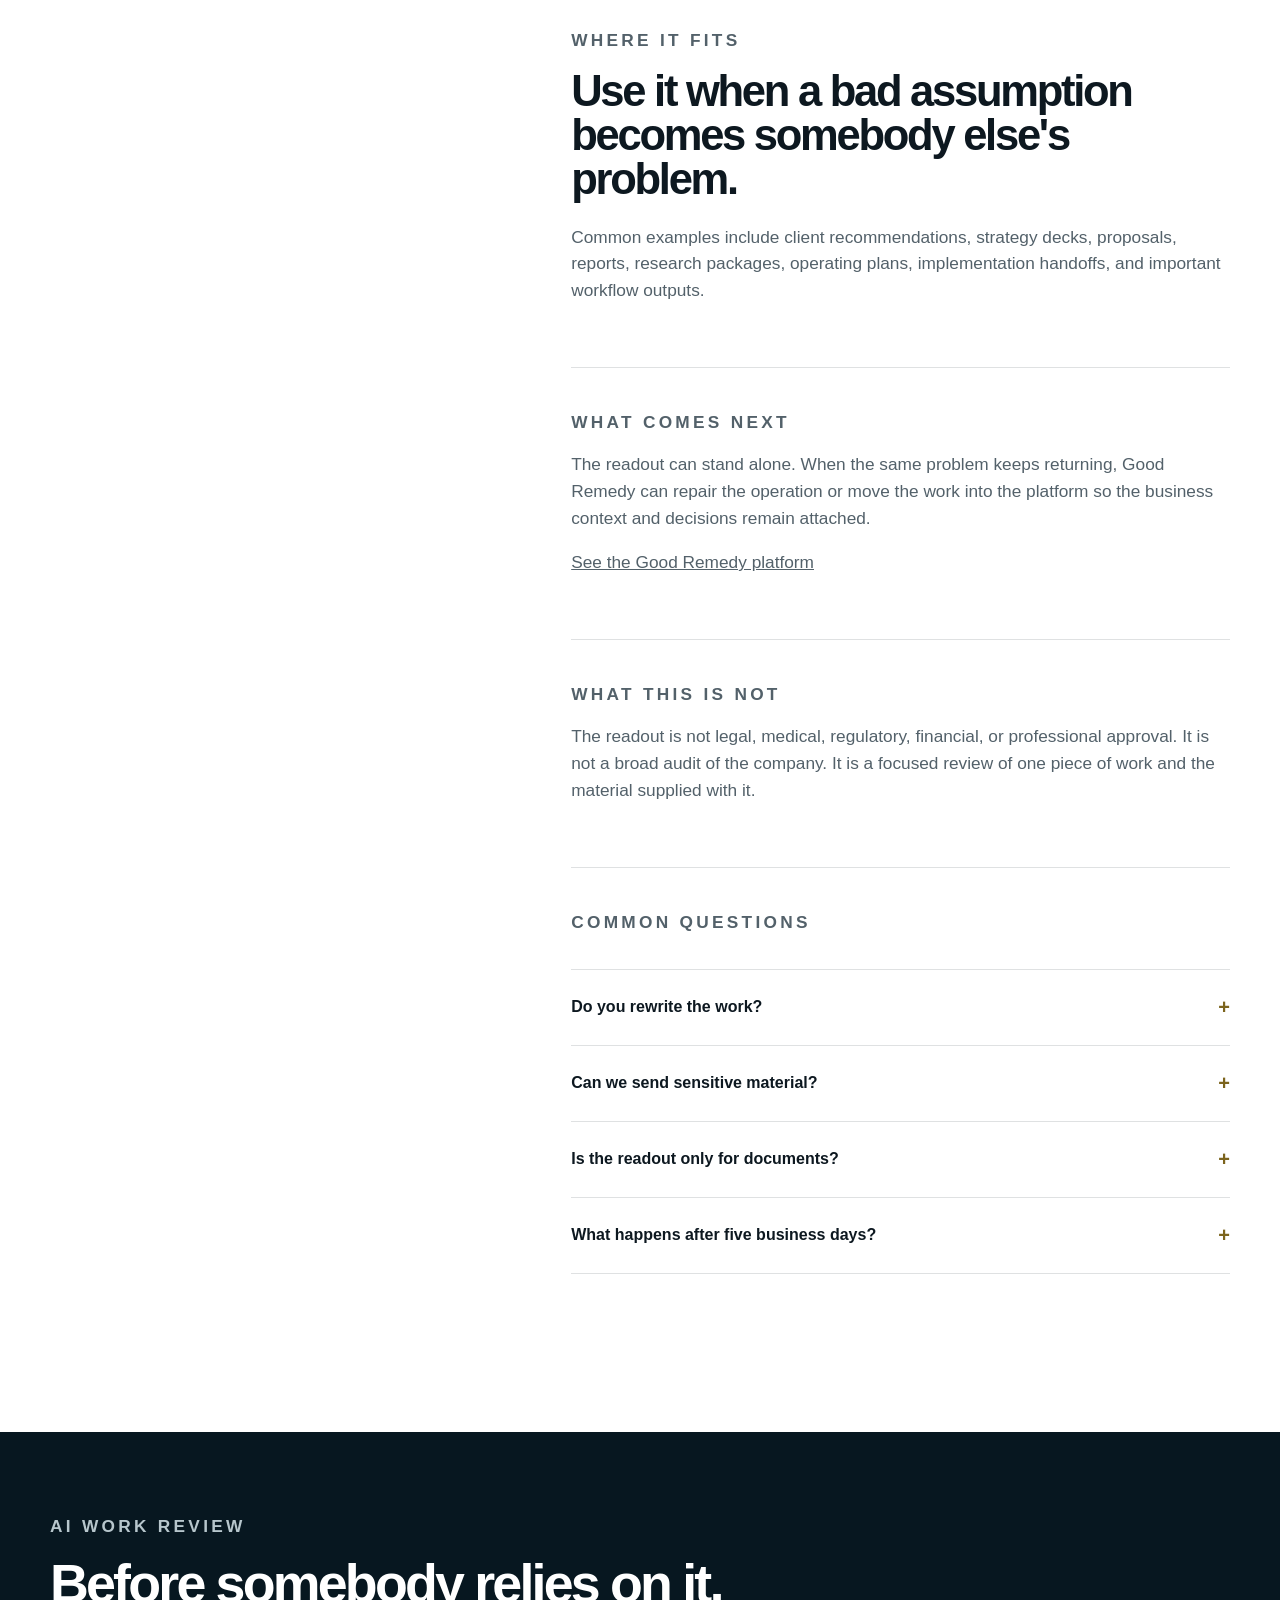
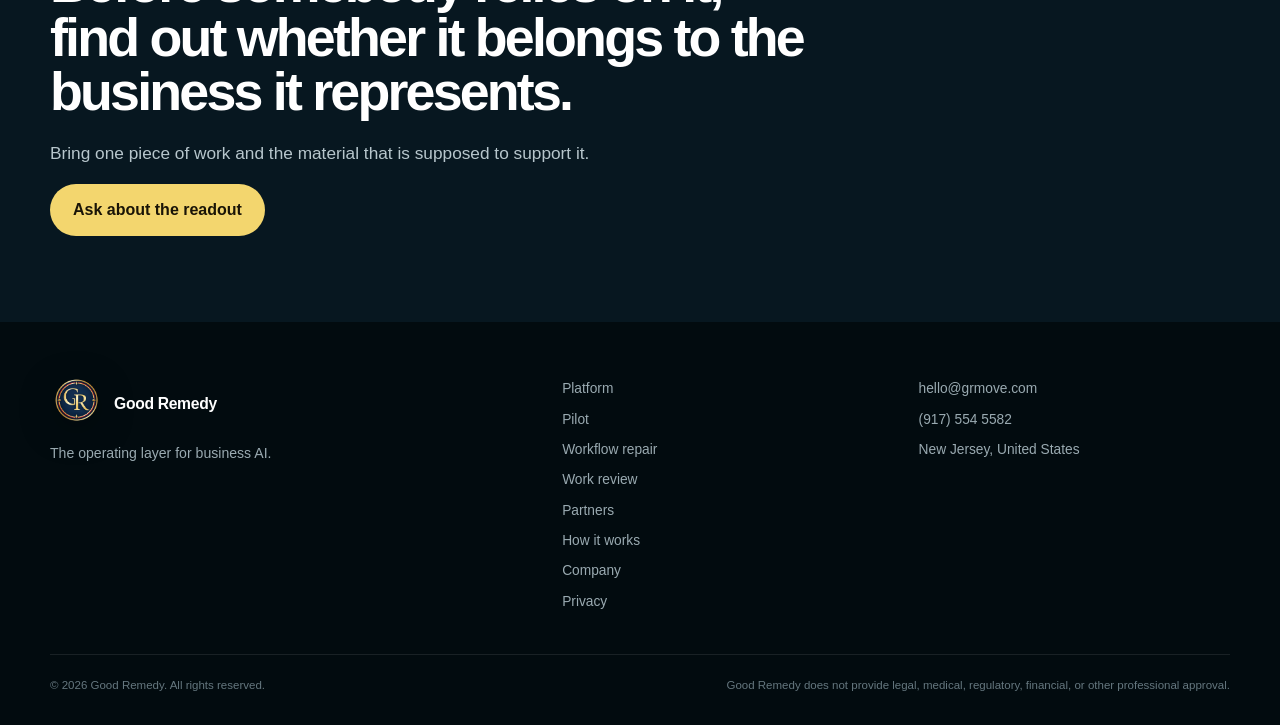
<file: ai-work-review/index.html>
<!doctype html>
<html lang="en">
<head>
  <meta charset="utf-8">
  <meta name="viewport" content="width=device-width, initial-scale=1">
  <title>AI Work Review and Diligence | Good Remedy</title>
  <meta name="description" content="Good Remedy reviews important AI assisted work to determine whether it is grounded in the business and fit to move.">
  <meta name="robots" content="index,follow,max-image-preview:large">
  <meta name="theme-color" content="#071720">
  <link rel="canonical" href="https://grmove.com/ai-work-review/">
  <meta property="og:type" content="website">
  <meta property="og:site_name" content="Good Remedy">
  <meta property="og:locale" content="en_US">
  <meta property="og:url" content="https://grmove.com/ai-work-review/">
  <meta property="og:title" content="AI Work Review and Diligence | Good Remedy">
  <meta property="og:description" content="Know whether the work is grounded in the business before it moves.">
  <meta property="og:image" content="https://grmove.com/assets/og-card.png">
  <meta property="og:image:width" content="1200">
  <meta property="og:image:height" content="630">
  <meta property="og:image:alt" content="Good Remedy AI work review">
  <meta name="twitter:card" content="summary_large_image">
  <meta name="twitter:title" content="AI Work Review and Diligence | Good Remedy">
  <meta name="twitter:description" content="Know whether the work is grounded in the business before it moves.">
  <meta name="twitter:image" content="https://grmove.com/assets/og-card.png">
  <link rel="icon" href="/assets/favicon-64.png" type="image/png">
  <link rel="apple-touch-icon" href="/assets/apple-touch-icon.png">
  <script>document.documentElement.classList.add("js")</script>
  <link rel="stylesheet" href="/assets/operations.css">
  <script type="application/ld+json">{"@context":"https://schema.org","@graph":[{"@type":"Organization","@id":"https://grmove.com/#organization","name":"Good Remedy","url":"https://grmove.com/","description":"An AI operations platform that makes AI specific to the business and answerable to its people.","logo":{"@type":"ImageObject","url":"https://grmove.com/assets/gr-logo.png"},"email":"hello@grmove.com","telephone":"+19175545582","founder":{"@type":"Person","name":"Benjamin Lopez"},"address":{"@type":"PostalAddress","addressRegion":"NJ","addressCountry":"US"}},{"@type":"Service","@id":"https://grmove.com/ai-work-review/#page","url":"https://grmove.com/ai-work-review/","name":"AI Work Review and Diligence","about":{"@id":"https://grmove.com/#organization"}}]}</script>
</head>
<body>
<a class="skip-link" href="#main">Skip to content</a>
<header class="site-header" data-header>
  <div class="shell nav-shell">
    <a class="brand" href="/" aria-label="Good Remedy home"><img class="brand-mark" src="/assets/gr-logo.png" alt="" aria-hidden="true"><span class="brand-name">Good Remedy</span></a>
    <button class="menu-button" type="button" aria-expanded="false" aria-controls="site-nav" data-menu-button><span class="sr-only">Open navigation</span><span></span><span></span></button>
    <nav class="site-nav" id="site-nav" aria-label="Primary" data-nav>
      <a href="/platform/">Platform</a>
      <a href="/#capabilities">Capabilities</a>
      <a href="/transformation-implementation/">Pilot</a>
      <a href="/partners/">Partners</a>
      <a href="/about/">Company</a>
      <a class="nav-cta" href="/#contact">Start with one operation</a>
    </nav>
  </div>
</header>
<main id="main">
<section class="service-hero">
  <div class="shell">
    <div class="breadcrumb"><a href="/">Good Remedy</a><span>/</span><span>Work review</span></div>
    <p class="eyebrow">AI work review</p>
    <h1>Know whether the work is grounded in the business before it moves.</h1>
    <p class="service-lede">Good Remedy reviews one important piece of AI assisted work against the records, requirements, and decisions that are supposed to support it.</p>
    <div class="hero-actions"><a class="button button-primary" href="/?interest=readout#contact">Ask about the readout</a><a class="button button-quiet" href="/platform/">Explore the platform</a></div>
  </div>
</section>
<section class="section section-white">
  <div class="shell service-layout">
    <aside class="service-aside"><h2>Two readouts</h2><p>One piece of work each. Choose by size and stakes.</p><div class="price-card"><strong>$750</strong><span><b>Quick Readout.</b> Three business days. One shorter piece of work or one workflow result: what holds up, what needs checking, and the one next step.</span></div><div class="price-card"><strong>$3,500</strong><span><b>Diligence Readout.</b> Five business days. For a proposal, report, recommendation, deck, research package, plan, or other important AI assisted work.</span></div><a class="button button-primary" href="/?interest=quick#contact">Ask about a readout</a></aside>
    <div>
      <section class="content-block">
        <p class="eyebrow dark-eyebrow">Before it goes out</p>
        <h2>Polished is not the same as grounded.</h2>
        <p>Bring one important piece of AI assisted work and the material that is supposed to support it. Good Remedy returns a direct account of what is solid, what is unresolved, and what should happen next.</p>
      </section>
      <section class="content-block">
        <p class="eyebrow dark-eyebrow">What you receive</p>
        <ul class="plain-list"><li>What holds up</li><li>What needs evidence</li><li>What remains a human decision</li><li>What should not move yet</li><li>What should happen next</li></ul>
      </section>
      <section class="content-block">
        <p class="eyebrow dark-eyebrow">Where it fits</p>
        <h2>Use it when a bad assumption becomes somebody else's problem.</h2>
        <p>Common examples include client recommendations, strategy decks, proposals, reports, research packages, operating plans, implementation handoffs, and important workflow outputs.</p>
      </section>
      <section class="content-block">
        <p class="eyebrow dark-eyebrow">What comes next</p>
        <p>The readout can stand alone. When the same problem keeps returning, Good Remedy can repair the operation or move the work into the platform so the business context and decisions remain attached.</p>
        <p><a href="/platform/">See the Good Remedy platform</a></p>
      </section>
      <section class="content-block">
        <p class="eyebrow dark-eyebrow">What this is not</p>
        <p>The readout is not legal, medical, regulatory, financial, or professional approval. It is not a broad audit of the company. It is a focused review of one piece of work and the material supplied with it.</p>
      </section>
      <section class="content-block">
        <p class="eyebrow dark-eyebrow">Common questions</p>
        <div class="faq-list">
          <details><summary>Do you rewrite the work?</summary><p>The readout tells you what holds up and what does not. Fixing or rewriting it is a separate piece of work.</p></details>
          <details><summary>Can we send sensitive material?</summary><p>Do not send sensitive material through the website form. Data handling and access are agreed before the work begins.</p></details>
          <details><summary>Is the readout only for documents?</summary><p>No. Good Remedy can also review one workflow result when the intended result and supporting material are available.</p></details>
          <details><summary>What happens after five business days?</summary><p>You receive the readout and a short handoff. A repair, pilot, or platform deployment is a separate decision.</p></details>
        </div>
      </section>
    </div>
  </div>
</section>
<section class="service-footer-cta">
  <div class="shell"><p class="eyebrow">AI work review</p><h2>Before somebody relies on it, find out whether it belongs to the business it represents.</h2><p>Bring one piece of work and the material that is supposed to support it.</p><a class="button button-primary" href="/?interest=readout#contact">Ask about the readout</a></div>
</section>
</main>
<footer class="site-footer">
  <div class="shell footer-grid">
    <div><a class="brand footer-brand" href="/"><img class="brand-mark" src="/assets/gr-logo.png" alt="" aria-hidden="true"><span class="brand-name">Good Remedy</span></a><p>The operating layer for business AI.</p></div>
    <div class="footer-links"><a href="/platform/">Platform</a><a href="/transformation-implementation/">Pilot</a><a href="/ai-workflow-repair/">Workflow repair</a><a href="/ai-work-review/">Work review</a><a href="/partners/">Partners</a><a href="/how-it-works/">How it works</a><a href="/about/">Company</a><a href="/privacy/">Privacy</a></div>
    <div class="footer-contact"><a href="mailto:hello@grmove.com">hello@grmove.com</a><a href="tel:+19175545582">(917) 554 5582</a><span>New Jersey, United States</span></div>
  </div>
  <div class="shell legal-row"><span>&copy; <span data-year></span> Good Remedy. All rights reserved.</span><span>Good Remedy does not provide legal, medical, regulatory, financial, or other professional approval.</span></div>
</footer>
<script src="/assets/site.js" defer></script>
</body>
</html>
</file>
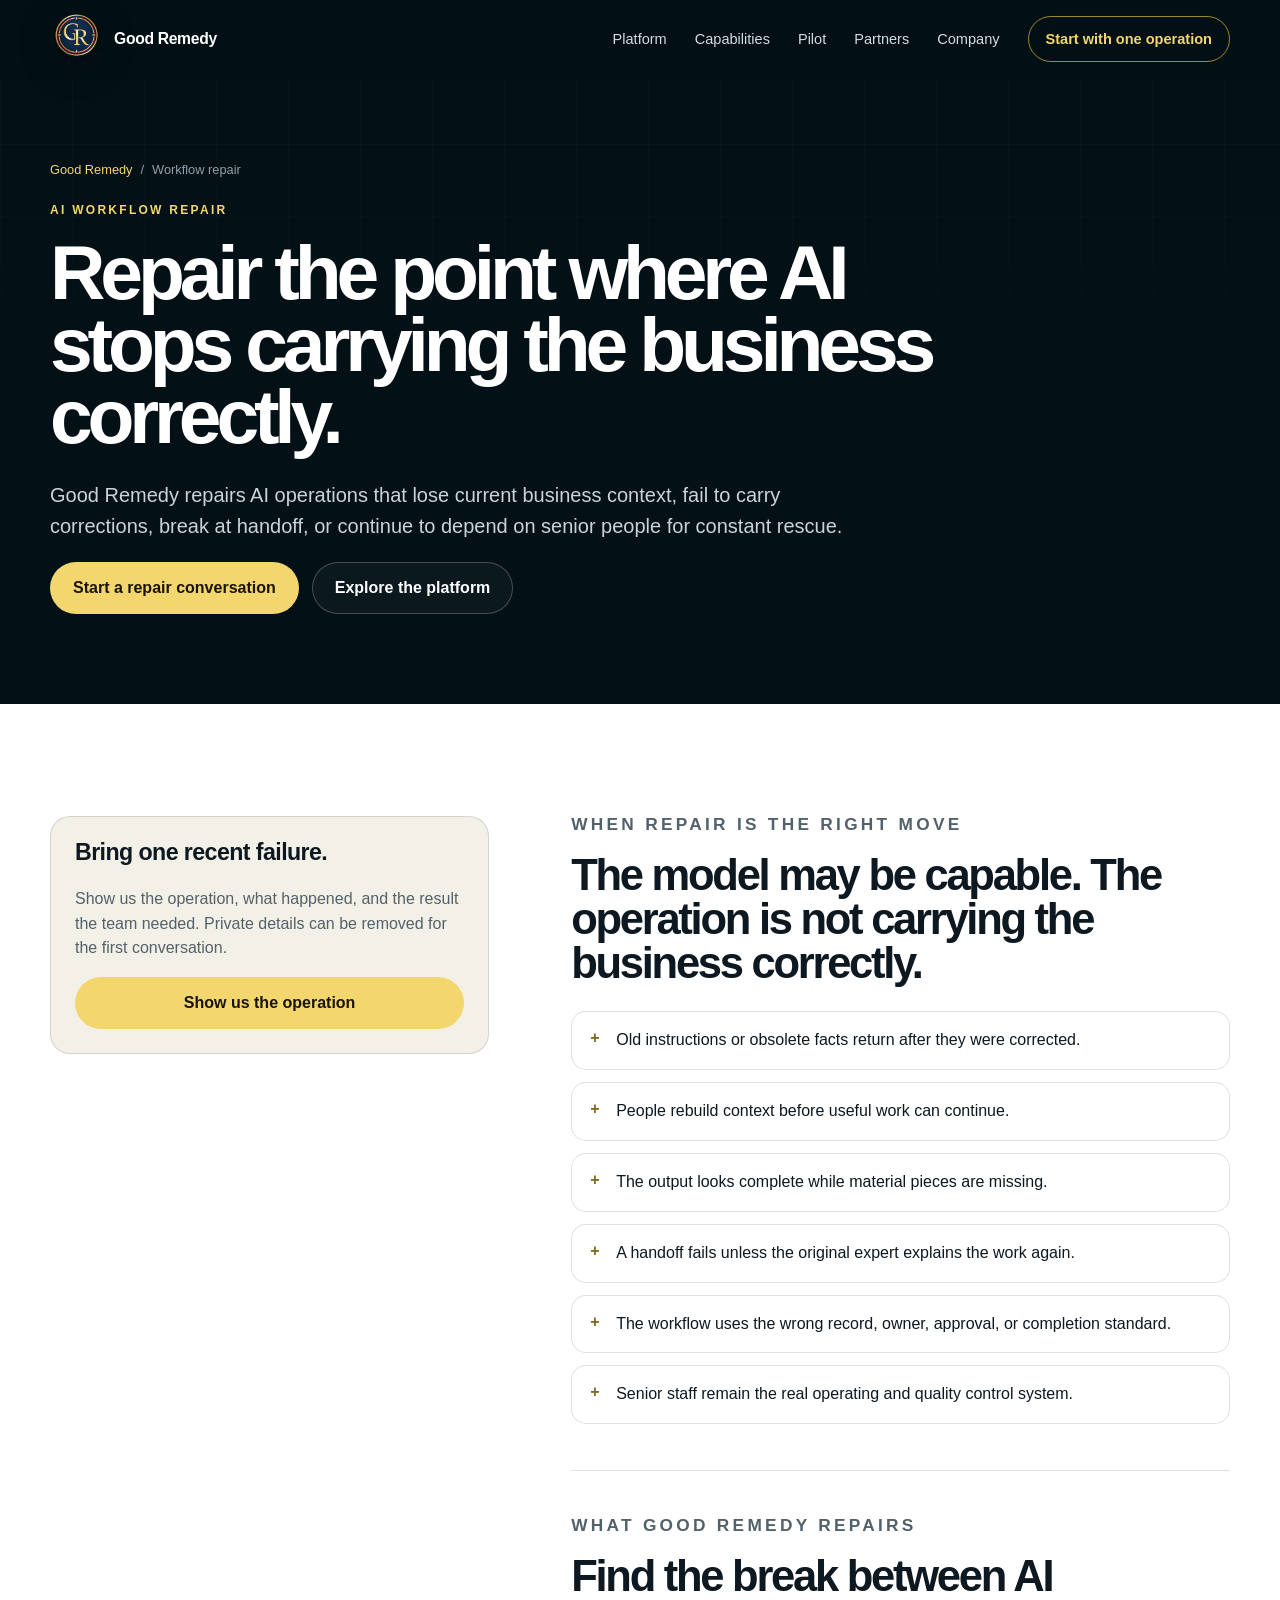
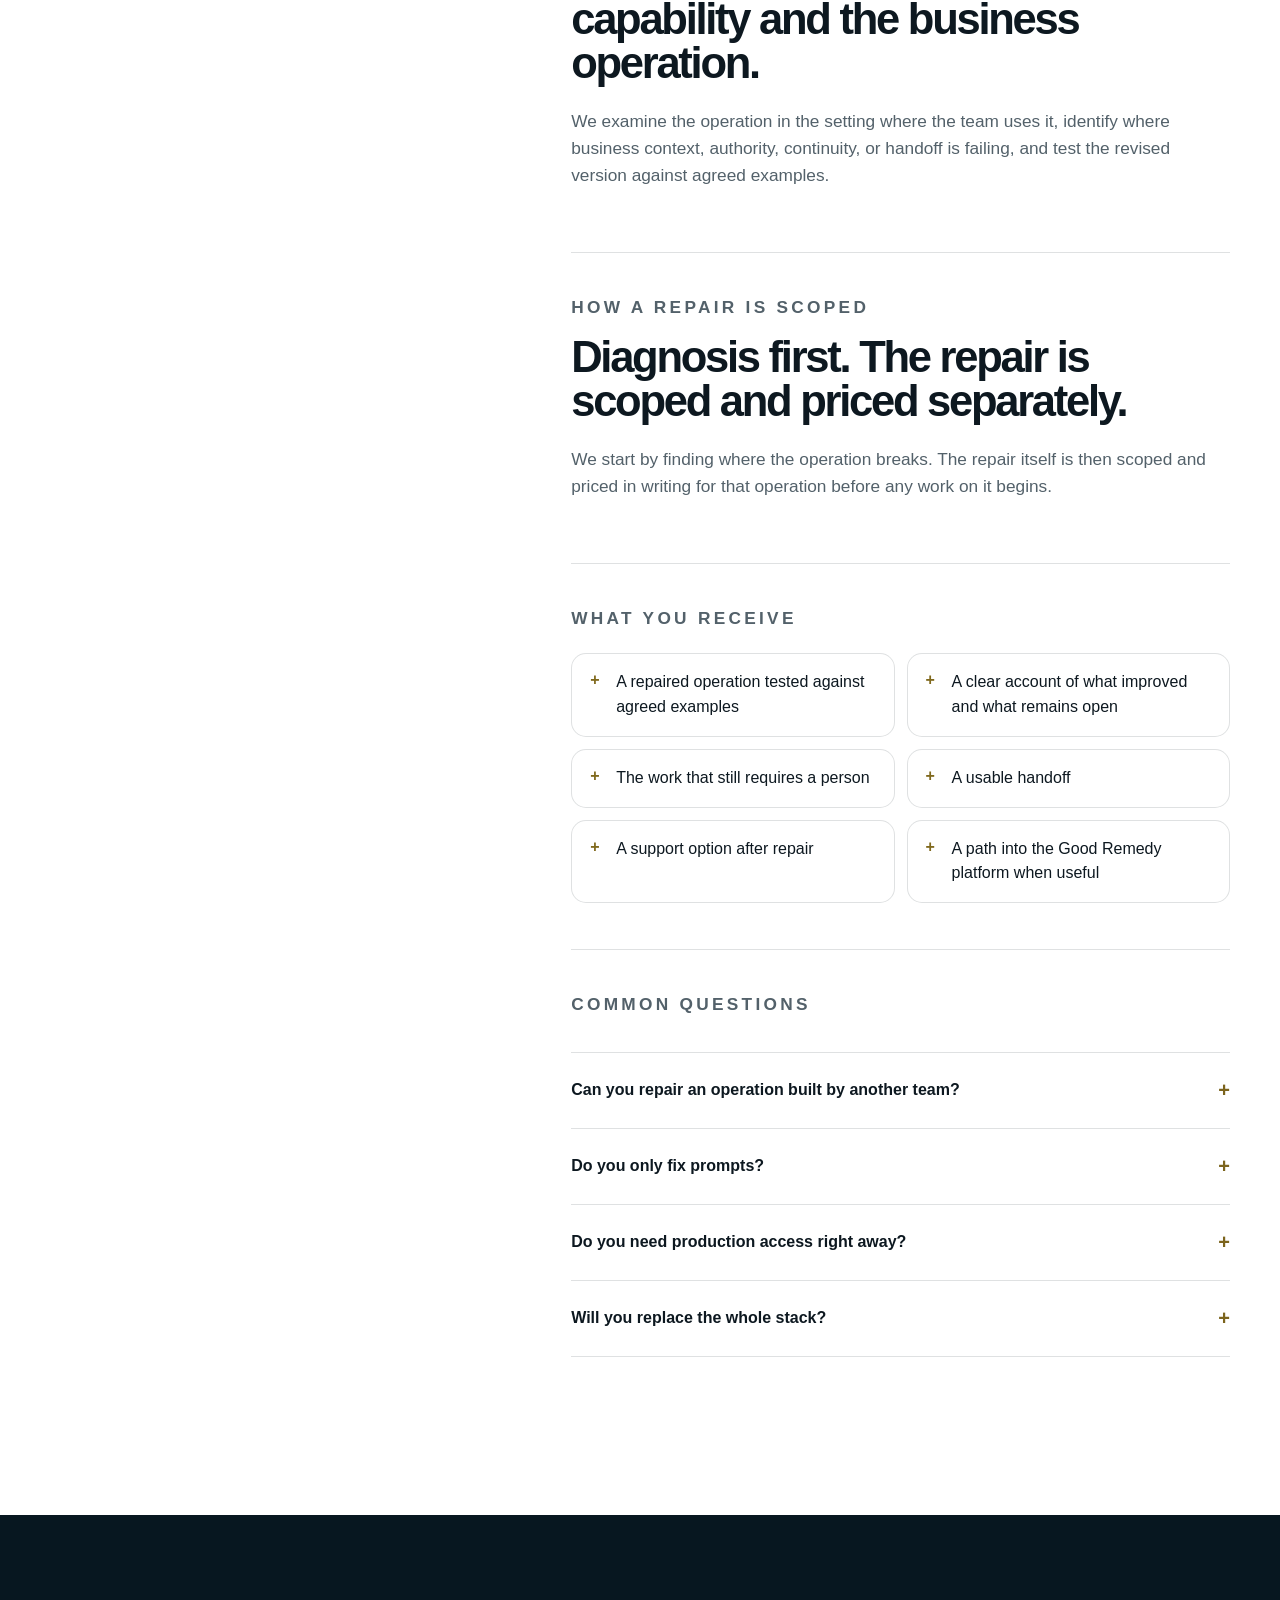
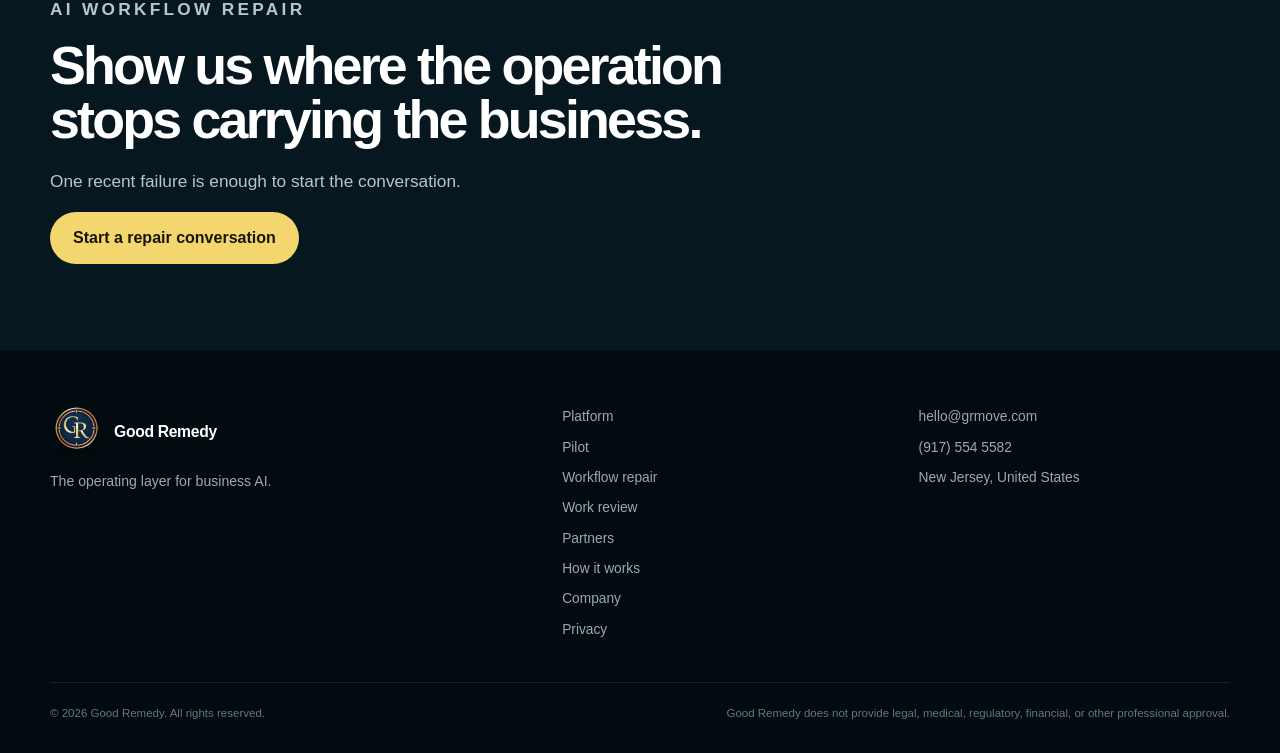
<file: ai-workflow-repair/index.html>
<!doctype html>
<html lang="en">
<head>
  <meta charset="utf-8">
  <meta name="viewport" content="width=device-width, initial-scale=1">
  <title>AI Workflow Repair | Good Remedy</title>
  <meta name="description" content="Good Remedy repairs AI operations that lose business context, fail to carry corrections, break at handoff, or require constant manual rescue.">
  <meta name="robots" content="index,follow,max-image-preview:large">
  <meta name="theme-color" content="#071720">
  <link rel="canonical" href="https://grmove.com/ai-workflow-repair/">
  <meta property="og:type" content="website">
  <meta property="og:site_name" content="Good Remedy">
  <meta property="og:locale" content="en_US">
  <meta property="og:url" content="https://grmove.com/ai-workflow-repair/">
  <meta property="og:title" content="AI Workflow Repair | Good Remedy">
  <meta property="og:description" content="Repair the point where AI stops carrying the business correctly.">
  <meta property="og:image" content="https://grmove.com/assets/og-card.png">
  <meta property="og:image:width" content="1200">
  <meta property="og:image:height" content="630">
  <meta property="og:image:alt" content="Good Remedy AI workflow repair">
  <meta name="twitter:card" content="summary_large_image">
  <meta name="twitter:title" content="AI Workflow Repair | Good Remedy">
  <meta name="twitter:description" content="Repair the point where AI stops carrying the business correctly.">
  <meta name="twitter:image" content="https://grmove.com/assets/og-card.png">
  <link rel="icon" href="/assets/favicon-64.png" type="image/png">
  <link rel="apple-touch-icon" href="/assets/apple-touch-icon.png">
  <script>document.documentElement.classList.add("js")</script>
  <link rel="stylesheet" href="/assets/operations.css">
  <script type="application/ld+json">{"@context":"https://schema.org","@graph":[{"@type":"Organization","@id":"https://grmove.com/#organization","name":"Good Remedy","url":"https://grmove.com/","description":"An AI operations platform that makes AI specific to the business and answerable to its people.","logo":{"@type":"ImageObject","url":"https://grmove.com/assets/gr-logo.png"},"email":"hello@grmove.com","telephone":"+19175545582","founder":{"@type":"Person","name":"Benjamin Lopez"},"address":{"@type":"PostalAddress","addressRegion":"NJ","addressCountry":"US"}},{"@type":"Service","@id":"https://grmove.com/ai-workflow-repair/#page","url":"https://grmove.com/ai-workflow-repair/","name":"AI Workflow Repair","about":{"@id":"https://grmove.com/#organization"}}]}</script>
</head>
<body>
<a class="skip-link" href="#main">Skip to content</a>
<header class="site-header" data-header>
  <div class="shell nav-shell">
    <a class="brand" href="/" aria-label="Good Remedy home"><img class="brand-mark" src="/assets/gr-logo.png" alt="" aria-hidden="true"><span class="brand-name">Good Remedy</span></a>
    <button class="menu-button" type="button" aria-expanded="false" aria-controls="site-nav" data-menu-button><span class="sr-only">Open navigation</span><span></span><span></span></button>
    <nav class="site-nav" id="site-nav" aria-label="Primary" data-nav>
      <a href="/platform/">Platform</a>
      <a href="/#capabilities">Capabilities</a>
      <a href="/transformation-implementation/">Pilot</a>
      <a href="/partners/">Partners</a>
      <a href="/about/">Company</a>
      <a class="nav-cta" href="/#contact">Start with one operation</a>
    </nav>
  </div>
</header>
<main id="main">
<section class="service-hero">
  <div class="shell">
    <div class="breadcrumb"><a href="/">Good Remedy</a><span>/</span><span>Workflow repair</span></div>
    <p class="eyebrow">AI workflow repair</p>
    <h1>Repair the point where AI stops carrying the business correctly.</h1>
    <p class="service-lede">Good Remedy repairs AI operations that lose current business context, fail to carry corrections, break at handoff, or continue to depend on senior people for constant rescue.</p>
    <div class="hero-actions"><a class="button button-primary" href="/?interest=repair#contact">Start a repair conversation</a><a class="button button-quiet" href="/platform/">Explore the platform</a></div>
  </div>
</section>
<section class="section section-white">
  <div class="shell service-layout">
    <aside class="service-aside"><h2>Bring one recent failure.</h2><p>Show us the operation, what happened, and the result the team needed. Private details can be removed for the first conversation.</p><a class="button button-primary" href="/?interest=repair#contact">Show us the operation</a></aside>
    <div>
      <section class="content-block">
        <p class="eyebrow dark-eyebrow">When repair is the right move</p>
        <h2>The model may be capable. The operation is not carrying the business correctly.</h2>
        <ul class="plain-list">
          <li>Old instructions or obsolete facts return after they were corrected.</li>
          <li>People rebuild context before useful work can continue.</li>
          <li>The output looks complete while material pieces are missing.</li>
          <li>A handoff fails unless the original expert explains the work again.</li>
          <li>The workflow uses the wrong record, owner, approval, or completion standard.</li>
          <li>Senior staff remain the real operating and quality control system.</li>
        </ul>
      </section>
      <section class="content-block">
        <p class="eyebrow dark-eyebrow">What Good Remedy repairs</p>
        <h2>Find the break between AI capability and the business operation.</h2>
        <p>We examine the operation in the setting where the team uses it, identify where business context, authority, continuity, or handoff is failing, and test the revised version against agreed examples.</p>
      </section>
      <section class="content-block">
        <p class="eyebrow dark-eyebrow">How a repair is scoped</p>
        <h2>Diagnosis first. The repair is scoped and priced separately.</h2>
        <p>We start by finding where the operation breaks. The repair itself is then scoped and priced in writing for that operation before any work on it begins.</p>
      </section>
      <section class="content-block">
        <p class="eyebrow dark-eyebrow">What you receive</p>
        <ul class="plain-list two-column-list">
          <li>A repaired operation tested against agreed examples</li>
          <li>A clear account of what improved and what remains open</li>
          <li>The work that still requires a person</li>
          <li>A usable handoff</li>
          <li>A support option after repair</li>
          <li>A path into the Good Remedy platform when useful</li>
        </ul>
      </section>
      <section class="content-block">
        <p class="eyebrow dark-eyebrow">Common questions</p>
        <div class="faq-list">
          <details><summary>Can you repair an operation built by another team?</summary><p>Yes, when the tools and access allow it. Good Remedy can also work beside the original builder or implementation partner.</p></details>
          <details><summary>Do you only fix prompts?</summary><p>No. The failure may be in the records, authority, handoff, integration, review point, or definition of completion.</p></details>
          <details><summary>Do you need production access right away?</summary><p>No. Start with a sanitized example and the failure people keep seeing.</p></details>
          <details><summary>Will you replace the whole stack?</summary><p>Not unless the stack is the actual problem. Repair should begin with the smallest useful change.</p></details>
        </div>
      </section>
    </div>
  </div>
</section>
<section class="service-footer-cta">
  <div class="shell"><p class="eyebrow">AI workflow repair</p><h2>Show us where the operation stops carrying the business.</h2><p>One recent failure is enough to start the conversation.</p><a class="button button-primary" href="/?interest=repair#contact">Start a repair conversation</a></div>
</section>
</main>
<footer class="site-footer">
  <div class="shell footer-grid">
    <div><a class="brand footer-brand" href="/"><img class="brand-mark" src="/assets/gr-logo.png" alt="" aria-hidden="true"><span class="brand-name">Good Remedy</span></a><p>The operating layer for business AI.</p></div>
    <div class="footer-links"><a href="/platform/">Platform</a><a href="/transformation-implementation/">Pilot</a><a href="/ai-workflow-repair/">Workflow repair</a><a href="/ai-work-review/">Work review</a><a href="/partners/">Partners</a><a href="/how-it-works/">How it works</a><a href="/about/">Company</a><a href="/privacy/">Privacy</a></div>
    <div class="footer-contact"><a href="mailto:hello@grmove.com">hello@grmove.com</a><a href="tel:+19175545582">(917) 554 5582</a><span>New Jersey, United States</span></div>
  </div>
  <div class="shell legal-row"><span>&copy; <span data-year></span> Good Remedy. All rights reserved.</span><span>Good Remedy does not provide legal, medical, regulatory, financial, or other professional approval.</span></div>
</footer>
<script src="/assets/site.js" defer></script>
</body>
</html>
</file>
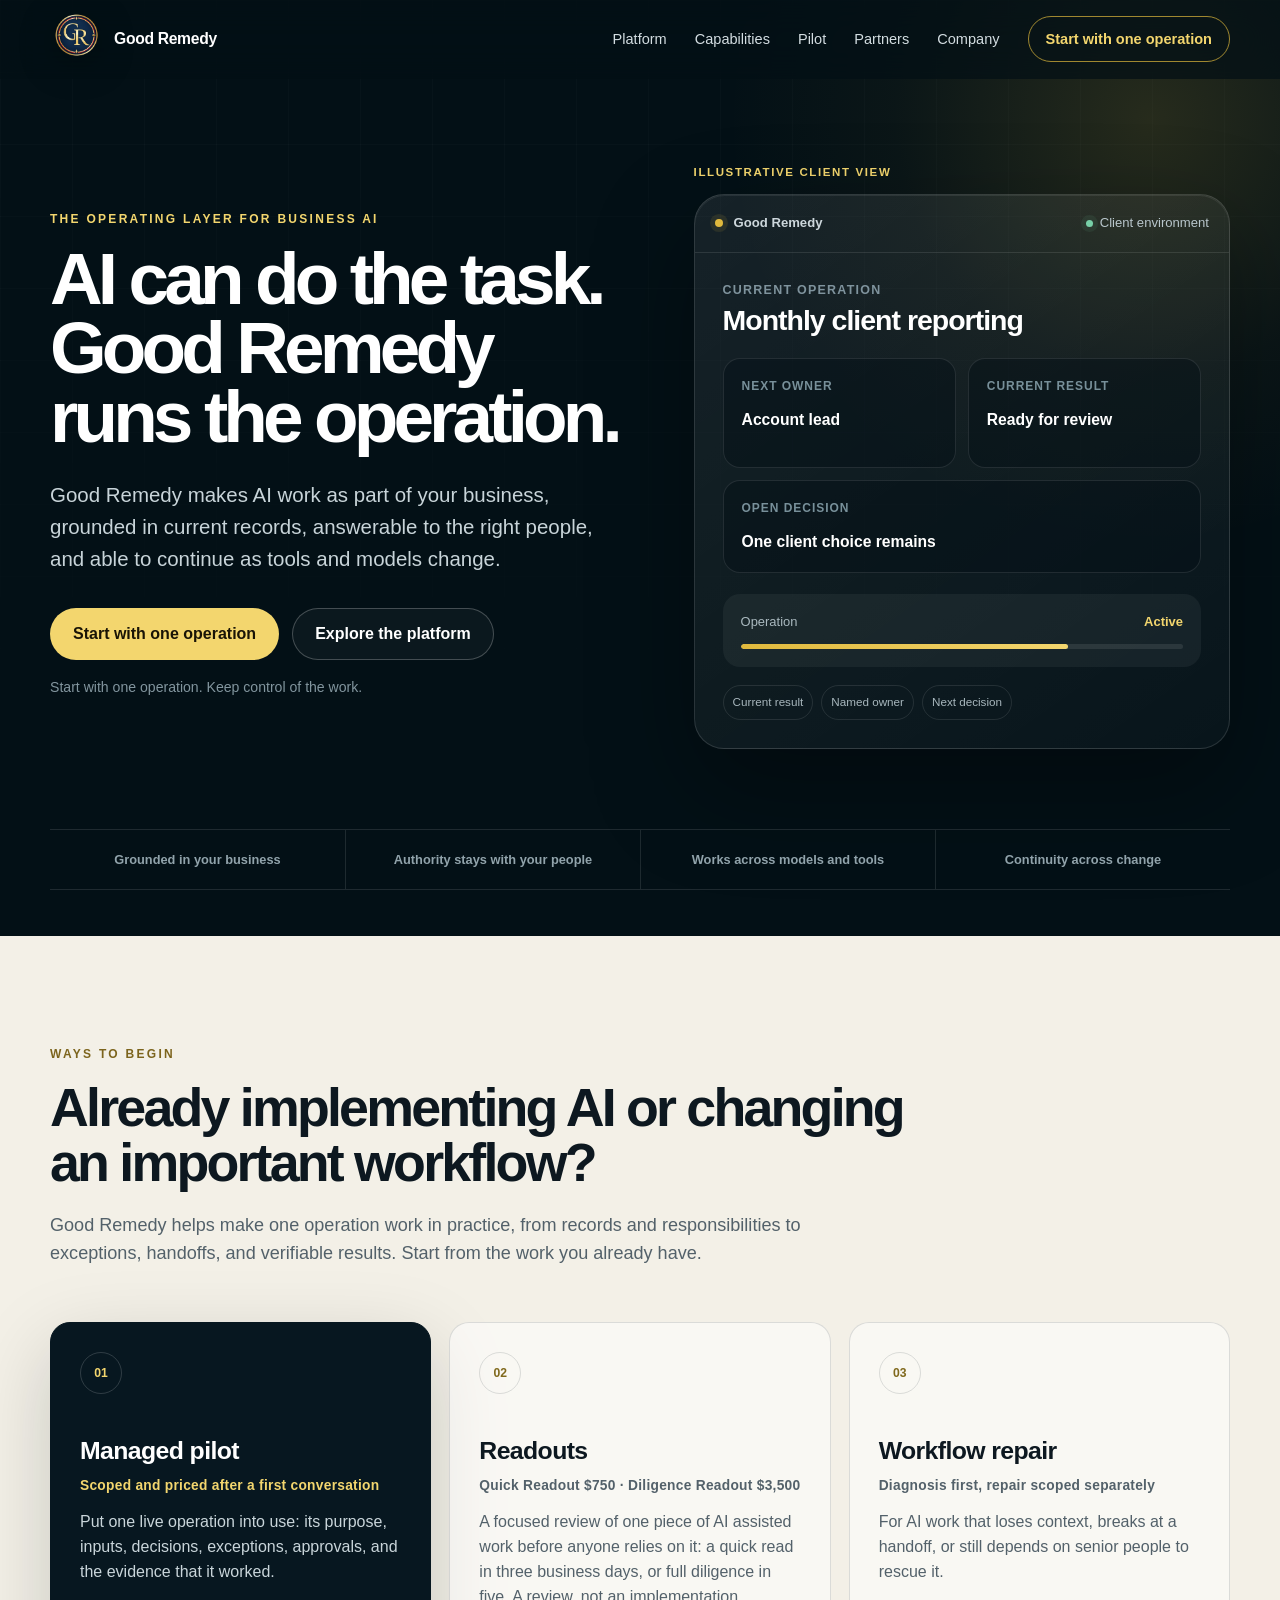
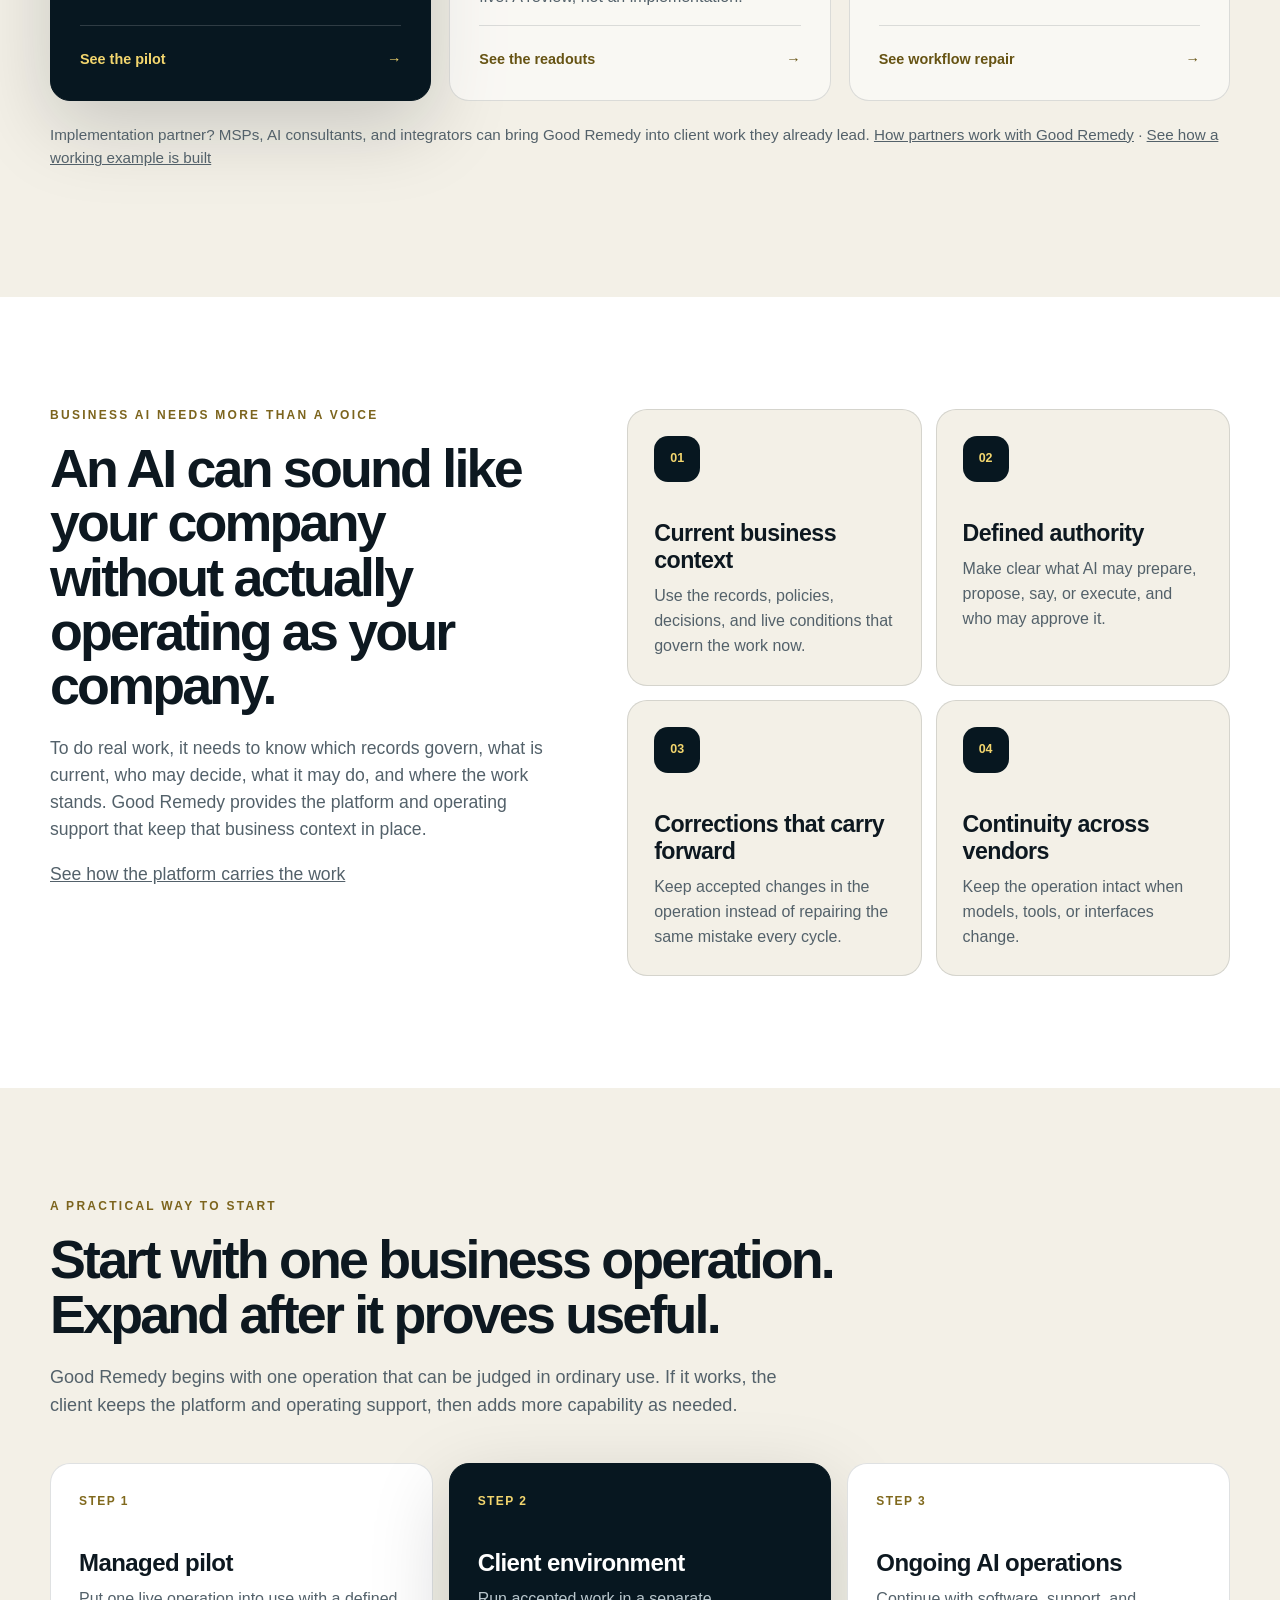
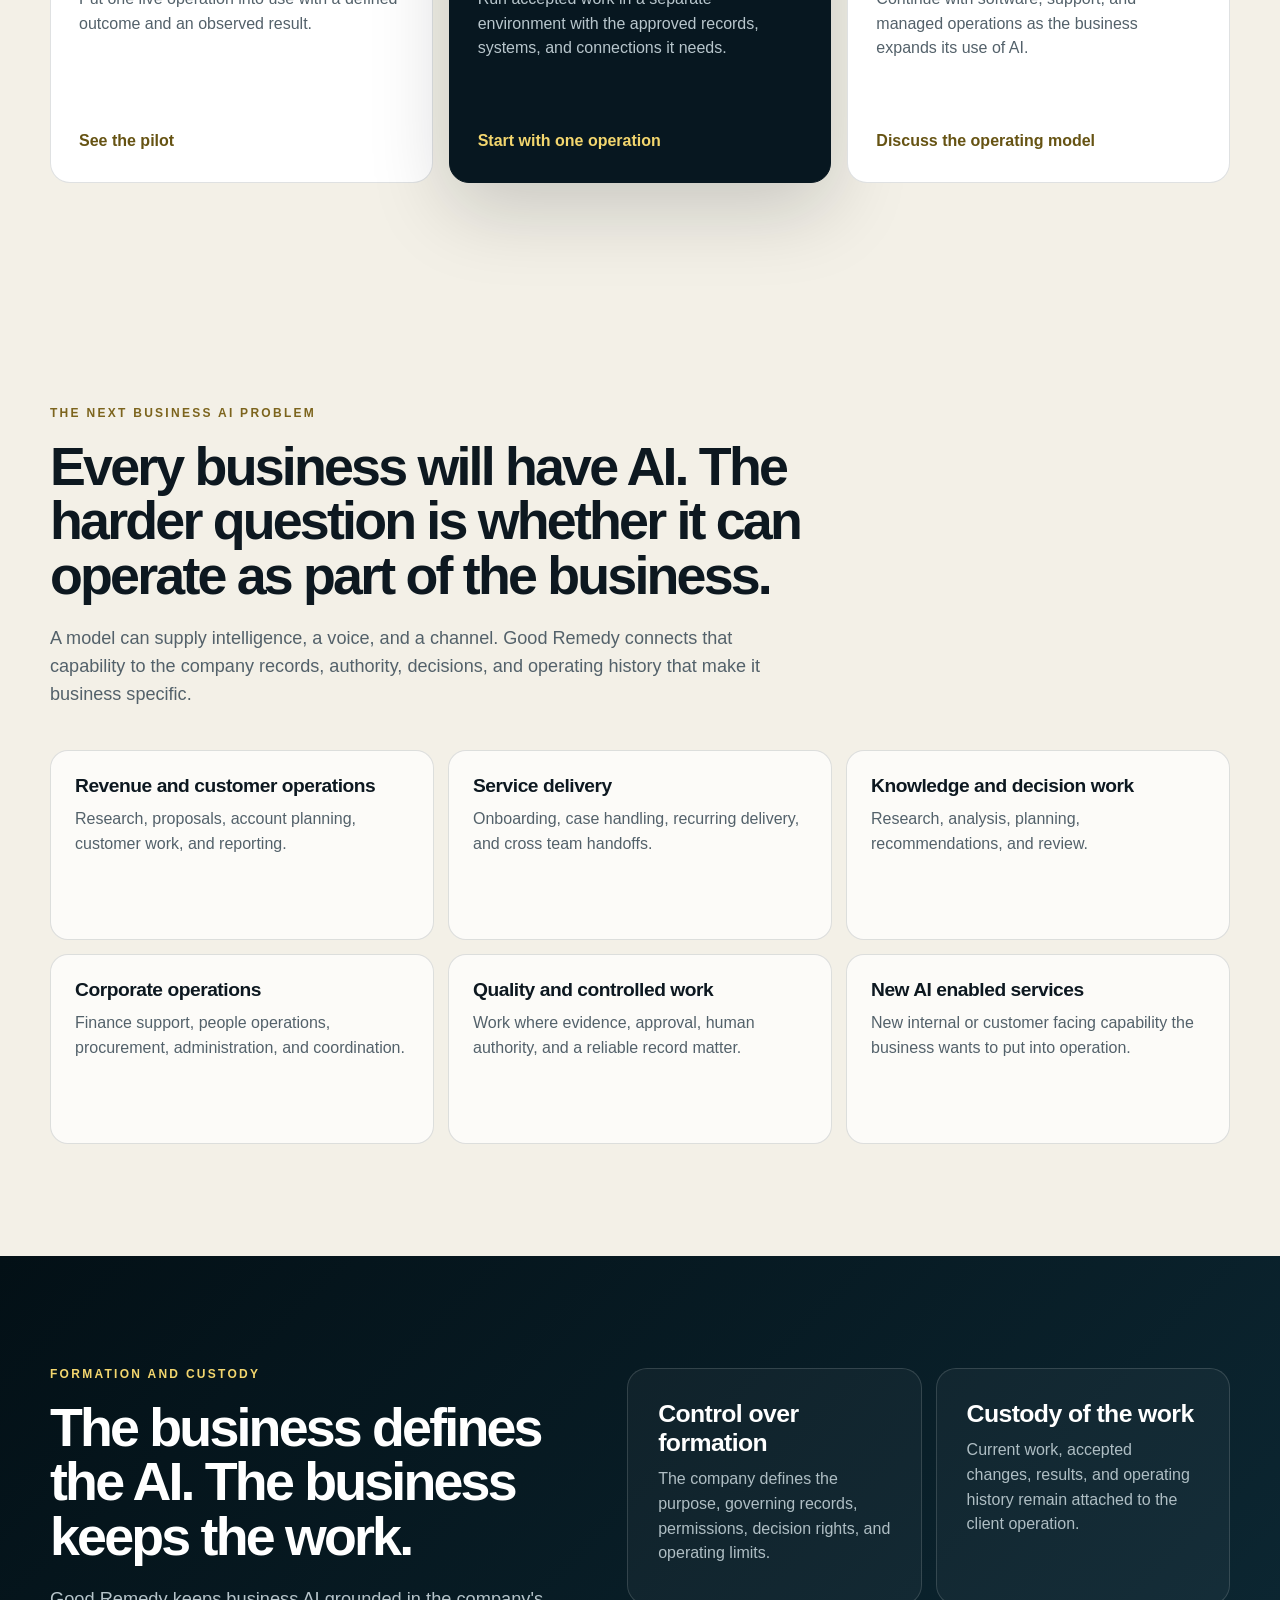
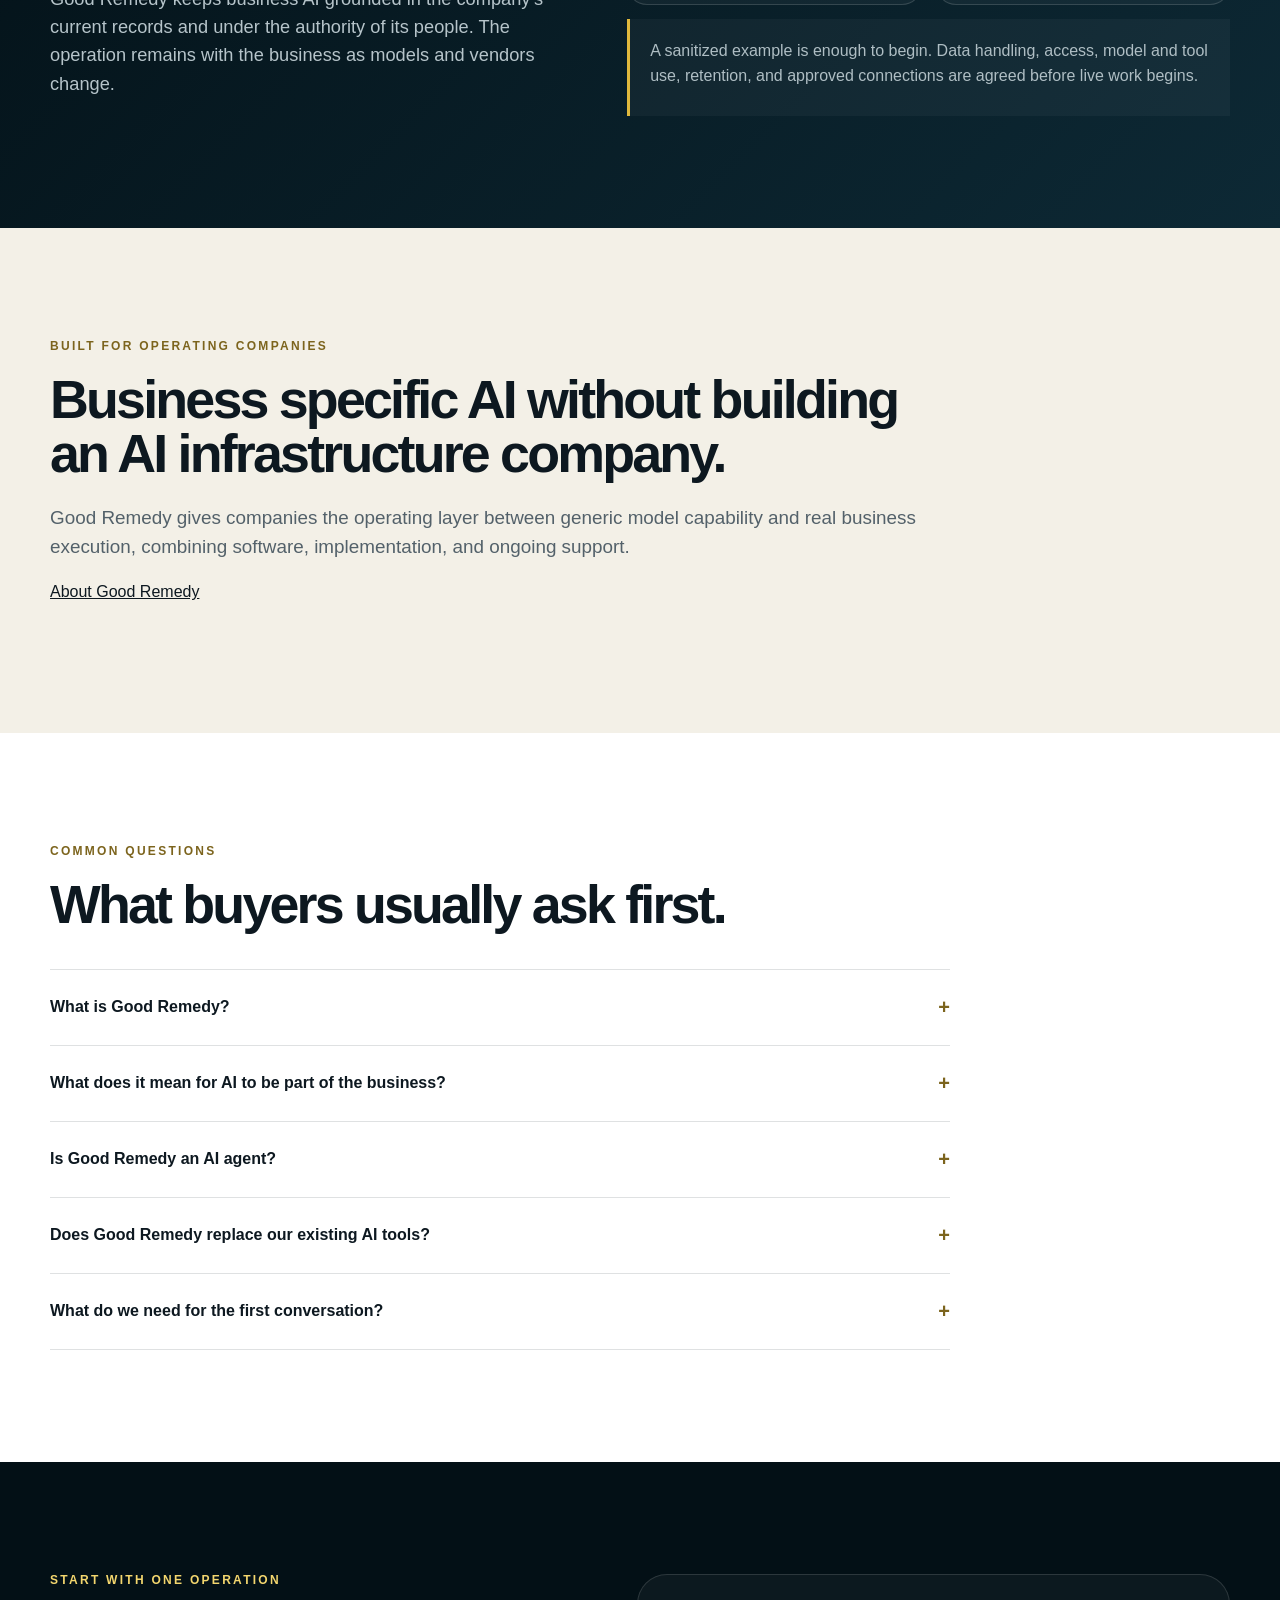
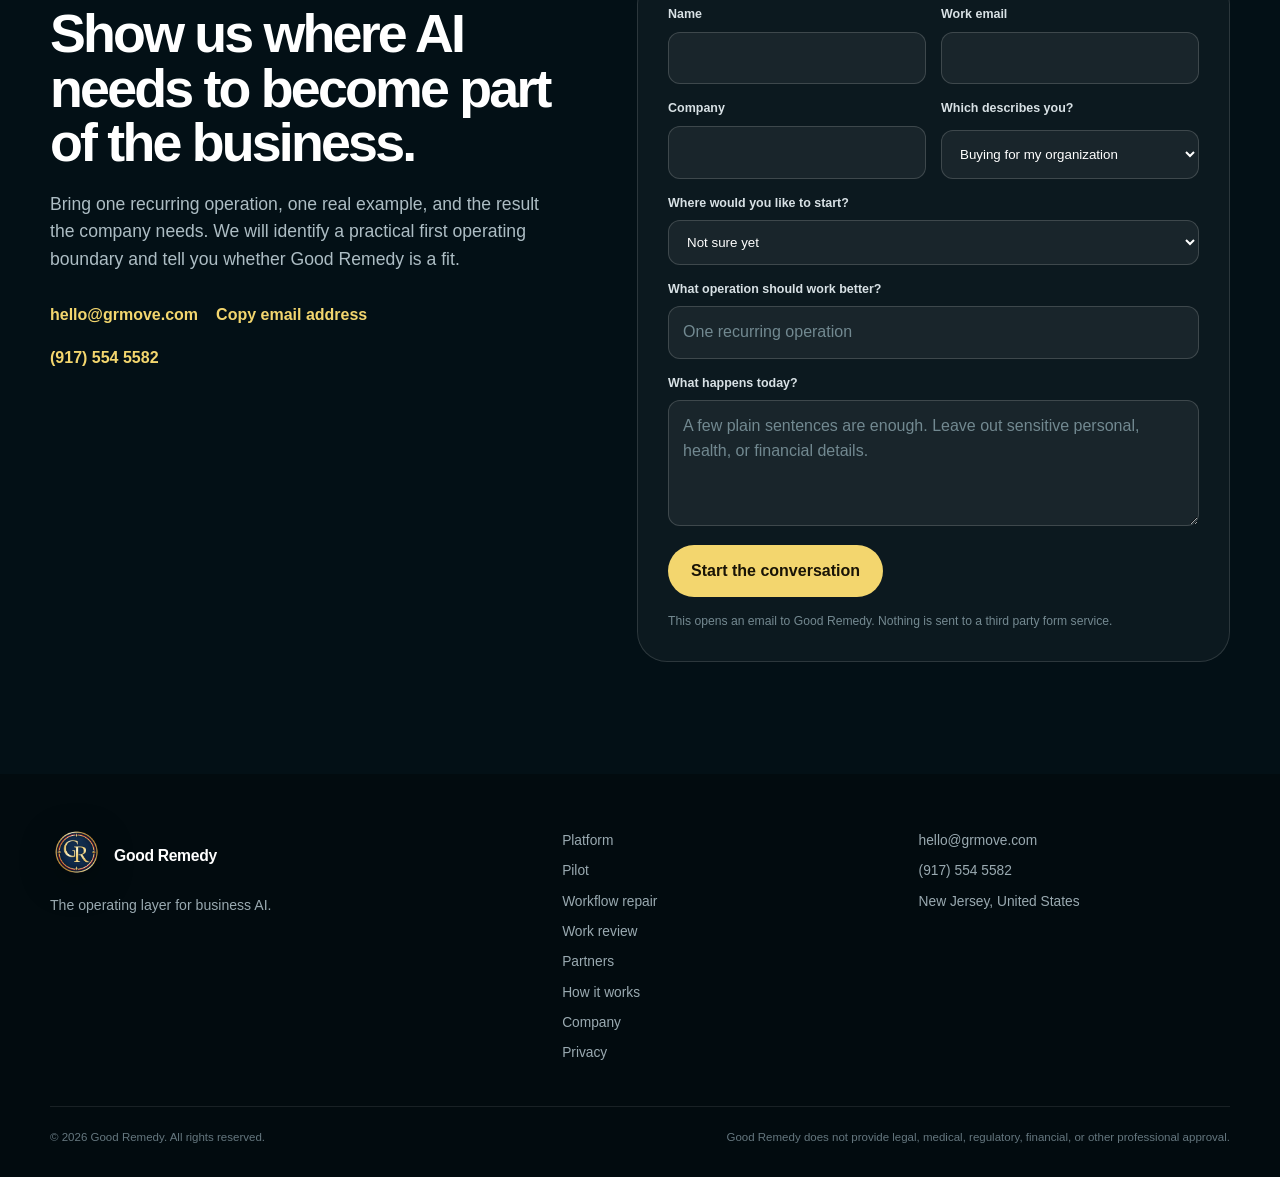
<file: articles/index.html>
<!doctype html><html lang="en"><head><meta charset="utf-8"><meta http-equiv="refresh" content="0;url=/"><link rel="canonical" href="https://grmove.com/"><meta name="robots" content="noindex,follow"><title>Good Remedy</title><script>location.replace('/');</script></head><body><p><a href="/">Go to Good Remedy</a></p></body></html>
</file>
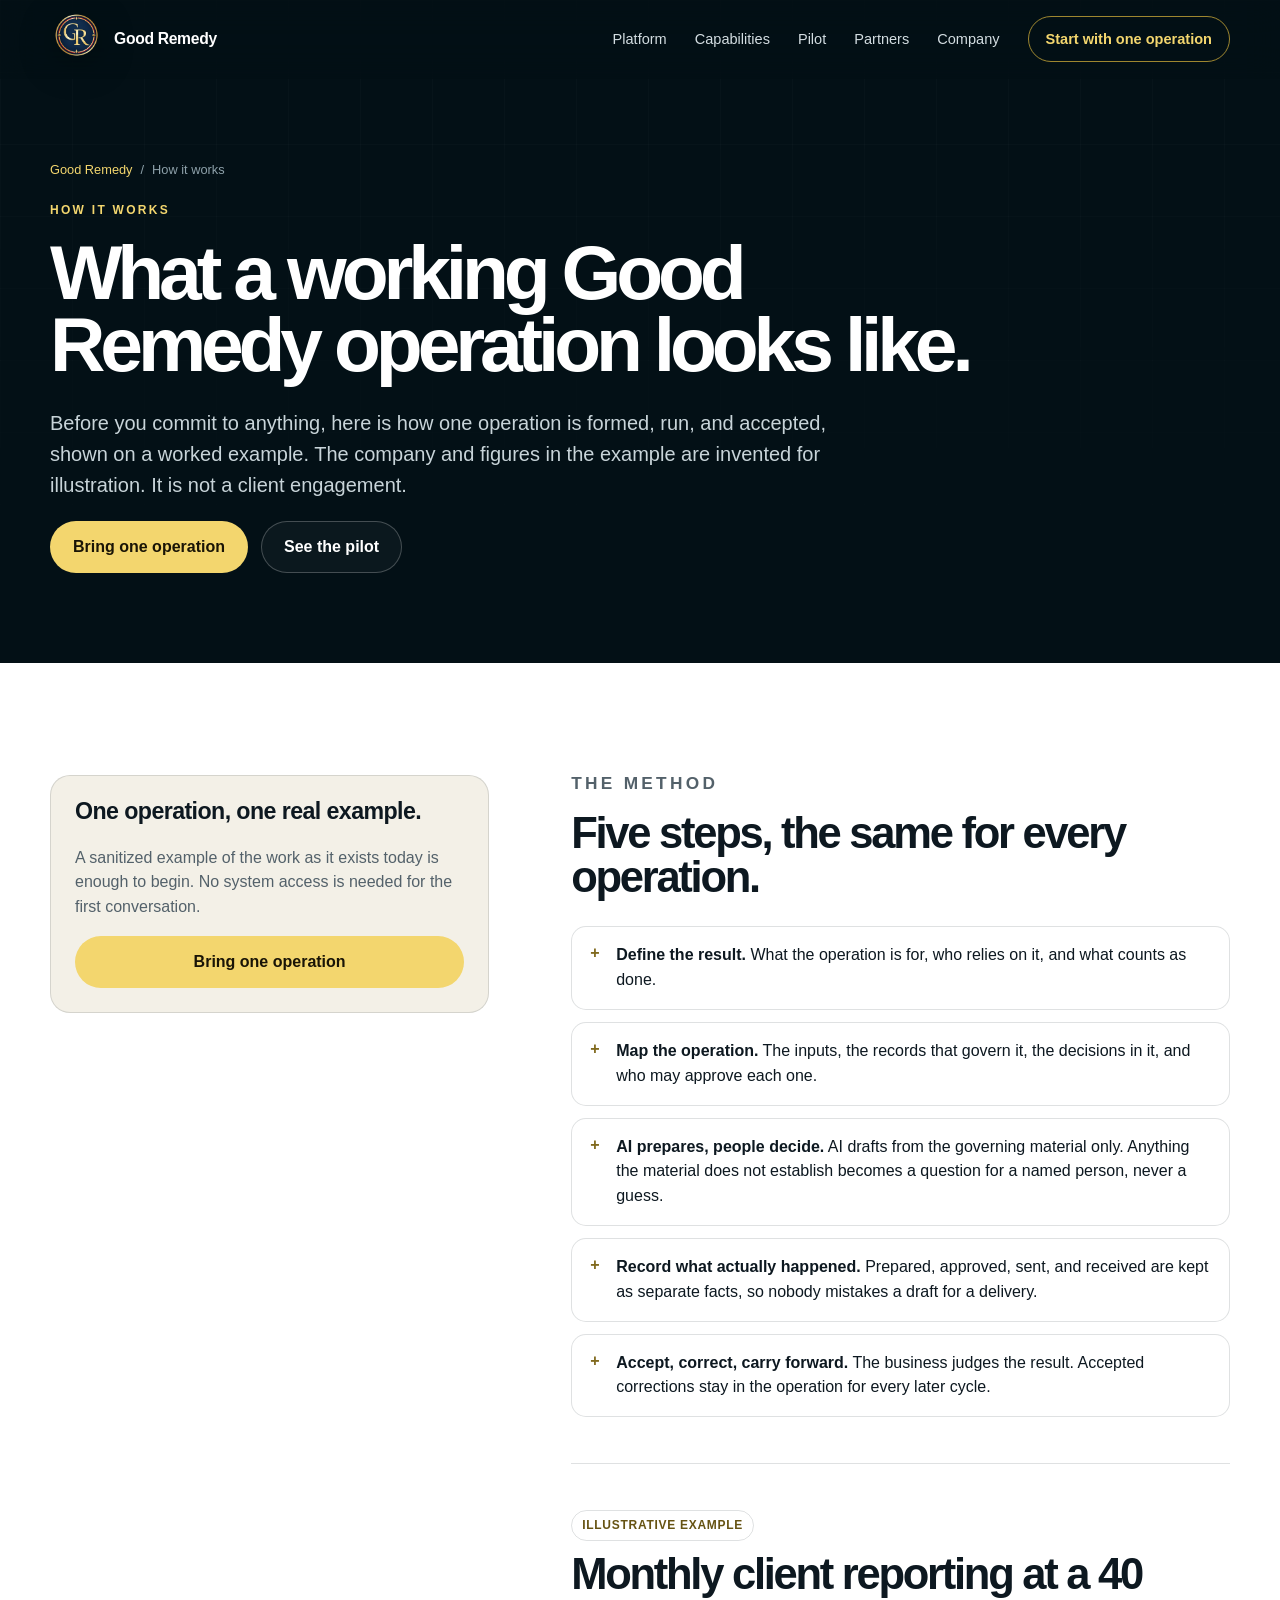
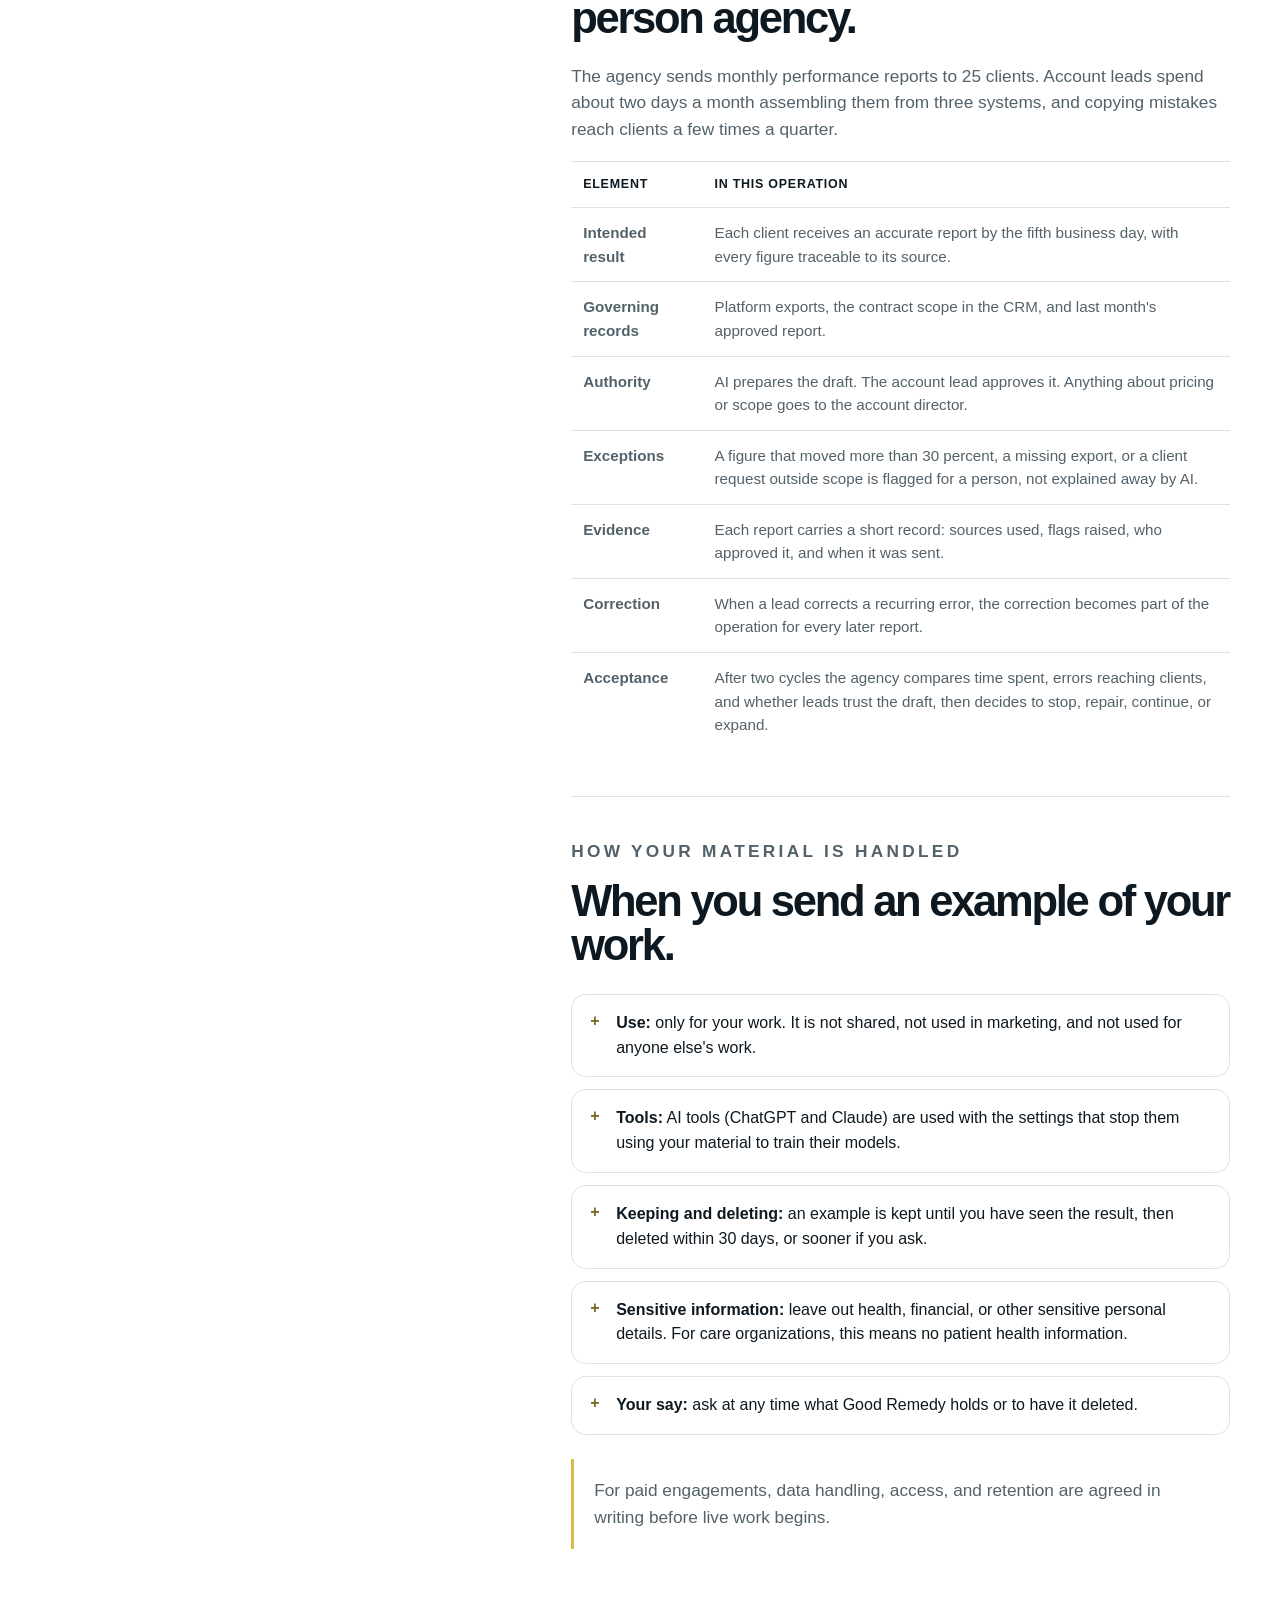
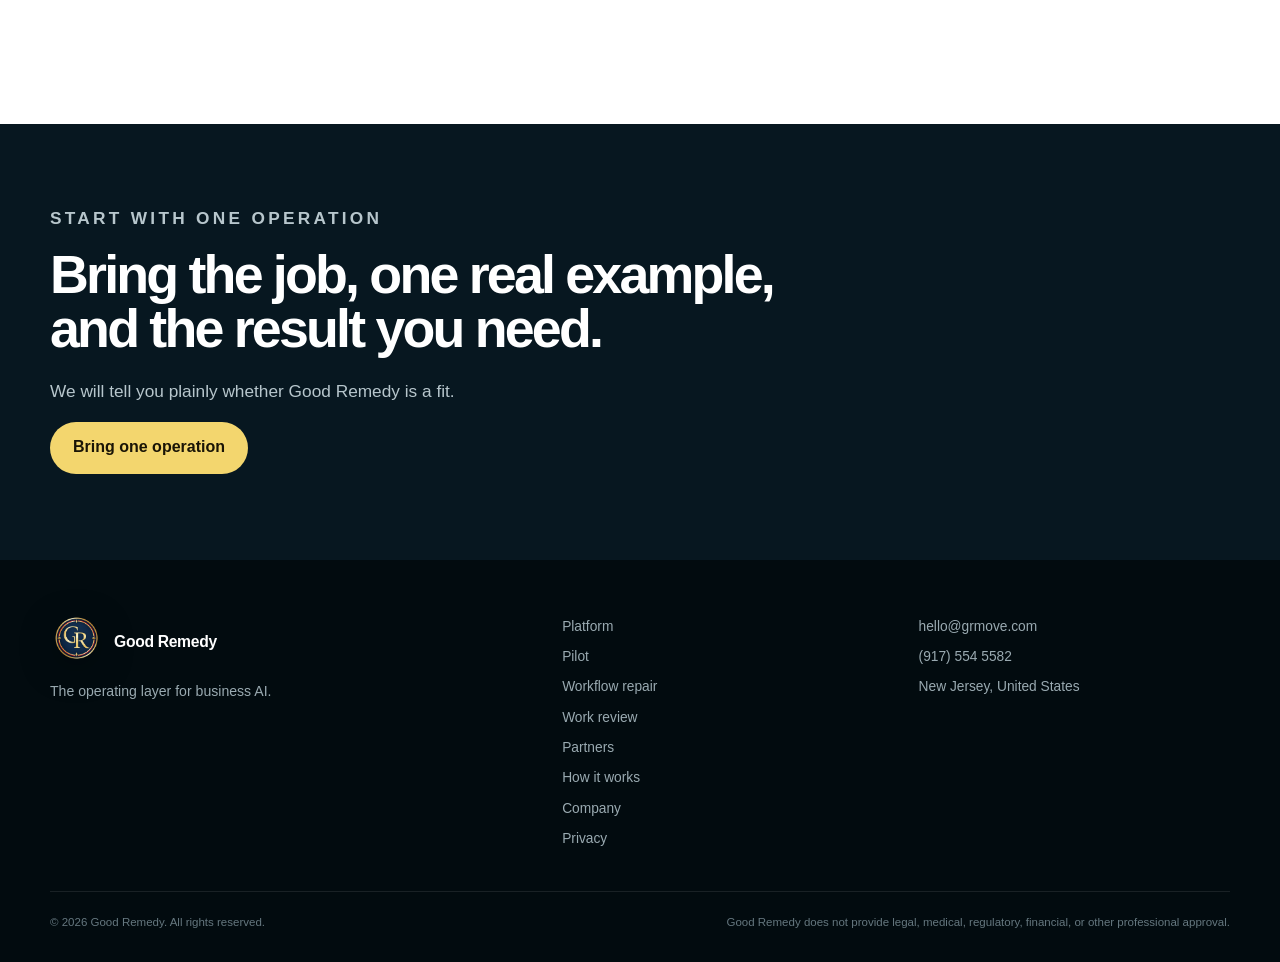
<file: how-it-works/index.html>
<!doctype html>
<html lang="en">
<head>
  <meta charset="utf-8">
  <meta name="viewport" content="width=device-width, initial-scale=1">
  <title>How a Working Operation Is Built | Good Remedy</title>
  <meta name="description" content="How Good Remedy forms, runs, and accepts one business operation, shown on a clearly labeled illustrative example, and how your material is handled.">
  <meta name="robots" content="index,follow,max-image-preview:large">
  <meta name="theme-color" content="#071720">
  <link rel="canonical" href="https://grmove.com/how-it-works/">
  <meta property="og:type" content="website">
  <meta property="og:site_name" content="Good Remedy">
  <meta property="og:locale" content="en_US">
  <meta property="og:url" content="https://grmove.com/how-it-works/">
  <meta property="og:title" content="How a Working Operation Is Built | Good Remedy">
  <meta property="og:description" content="What a working Good Remedy operation looks like.">
  <meta property="og:image" content="https://grmove.com/assets/og-card.png">
  <meta property="og:image:width" content="1200">
  <meta property="og:image:height" content="630">
  <meta property="og:image:alt" content="Good Remedy how it works">
  <meta name="twitter:card" content="summary_large_image">
  <meta name="twitter:title" content="How a Working Operation Is Built | Good Remedy">
  <meta name="twitter:description" content="What a working Good Remedy operation looks like.">
  <meta name="twitter:image" content="https://grmove.com/assets/og-card.png">
  <link rel="icon" href="/assets/favicon-64.png" type="image/png">
  <link rel="apple-touch-icon" href="/assets/apple-touch-icon.png">
  <script>document.documentElement.classList.add("js")</script>
  <link rel="stylesheet" href="/assets/operations.css">
  <script type="application/ld+json">{"@context":"https://schema.org","@graph":[{"@type":"Organization","@id":"https://grmove.com/#organization","name":"Good Remedy","url":"https://grmove.com/","description":"An AI operations platform that makes AI specific to the business and answerable to its people.","logo":{"@type":"ImageObject","url":"https://grmove.com/assets/gr-logo.png"},"email":"hello@grmove.com","telephone":"+19175545582","founder":{"@type":"Person","name":"Benjamin Lopez"},"address":{"@type":"PostalAddress","addressRegion":"NJ","addressCountry":"US"}},{"@type":"WebPage","@id":"https://grmove.com/how-it-works/#page","url":"https://grmove.com/how-it-works/","name":"How a Working Operation Is Built","about":{"@id":"https://grmove.com/#organization"}}]}</script>
</head>
<body>
<a class="skip-link" href="#main">Skip to content</a>
<header class="site-header" data-header>
  <div class="shell nav-shell">
    <a class="brand" href="/" aria-label="Good Remedy home"><img class="brand-mark" src="/assets/gr-logo.png" alt="" aria-hidden="true"><span class="brand-name">Good Remedy</span></a>
    <button class="menu-button" type="button" aria-expanded="false" aria-controls="site-nav" data-menu-button><span class="sr-only">Open navigation</span><span></span><span></span></button>
    <nav class="site-nav" id="site-nav" aria-label="Primary" data-nav>
      <a href="/platform/">Platform</a>
      <a href="/#capabilities">Capabilities</a>
      <a href="/transformation-implementation/">Pilot</a>
      <a href="/partners/">Partners</a>
      <a href="/about/">Company</a>
      <a class="nav-cta" href="/#contact">Start with one operation</a>
    </nav>
  </div>
</header>
<main id="main">
<section class="service-hero">
  <div class="shell">
    <div class="breadcrumb"><a href="/">Good Remedy</a><span>/</span><span>How it works</span></div>
    <p class="eyebrow">How it works</p>
    <h1>What a working Good Remedy operation looks like.</h1>
    <p class="service-lede">Before you commit to anything, here is how one operation is formed, run, and accepted, shown on a worked example. The company and figures in the example are invented for illustration. It is not a client engagement.</p>
    <div class="hero-actions"><a class="button button-primary" href="/#contact">Bring one operation</a><a class="button button-quiet" href="/transformation-implementation/">See the pilot</a></div>
  </div>
</section>
<section class="section section-white">
  <div class="shell service-layout">
    <aside class="service-aside"><h2>One operation, one real example.</h2><p>A sanitized example of the work as it exists today is enough to begin. No system access is needed for the first conversation.</p><a class="button button-primary" href="/#contact">Bring one operation</a></aside>
    <div>
      <section class="content-block">
        <p class="eyebrow dark-eyebrow">The method</p>
        <h2>Five steps, the same for every operation.</h2>
        <ul class="plain-list">
          <li><strong>Define the result.</strong> What the operation is for, who relies on it, and what counts as done.</li>
          <li><strong>Map the operation.</strong> The inputs, the records that govern it, the decisions in it, and who may approve each one.</li>
          <li><strong>AI prepares, people decide.</strong> AI drafts from the governing material only. Anything the material does not establish becomes a question for a named person, never a guess.</li>
          <li><strong>Record what actually happened.</strong> Prepared, approved, sent, and received are kept as separate facts, so nobody mistakes a draft for a delivery.</li>
          <li><strong>Accept, correct, carry forward.</strong> The business judges the result. Accepted corrections stay in the operation for every later cycle.</li>
        </ul>
      </section>
      <section class="content-block">
        <span class="example-label">Illustrative example</span>
        <h2>Monthly client reporting at a 40 person agency.</h2>
        <p>The agency sends monthly performance reports to 25 clients. Account leads spend about two days a month assembling them from three systems, and copying mistakes reach clients a few times a quarter.</p>
        <table class="example-table">
          <thead><tr><th scope="col">Element</th><th scope="col">In this operation</th></tr></thead>
          <tbody>
            <tr><td><strong>Intended result</strong></td><td>Each client receives an accurate report by the fifth business day, with every figure traceable to its source.</td></tr>
            <tr><td><strong>Governing records</strong></td><td>Platform exports, the contract scope in the CRM, and last month's approved report.</td></tr>
            <tr><td><strong>Authority</strong></td><td>AI prepares the draft. The account lead approves it. Anything about pricing or scope goes to the account director.</td></tr>
            <tr><td><strong>Exceptions</strong></td><td>A figure that moved more than 30 percent, a missing export, or a client request outside scope is flagged for a person, not explained away by AI.</td></tr>
            <tr><td><strong>Evidence</strong></td><td>Each report carries a short record: sources used, flags raised, who approved it, and when it was sent.</td></tr>
            <tr><td><strong>Correction</strong></td><td>When a lead corrects a recurring error, the correction becomes part of the operation for every later report.</td></tr>
            <tr><td><strong>Acceptance</strong></td><td>After two cycles the agency compares time spent, errors reaching clients, and whether leads trust the draft, then decides to stop, repair, continue, or expand.</td></tr>
          </tbody>
        </table>
      </section>
      <section class="content-block">
        <p class="eyebrow dark-eyebrow">How your material is handled</p>
        <h2>When you send an example of your work.</h2>
        <ul class="plain-list">
          <li><strong>Use:</strong> only for your work. It is not shared, not used in marketing, and not used for anyone else's work.</li>
          <li><strong>Tools:</strong> AI tools (ChatGPT and Claude) are used with the settings that stop them using your material to train their models.</li>
          <li><strong>Keeping and deleting:</strong> an example is kept until you have seen the result, then deleted within 30 days, or sooner if you ask.</li>
          <li><strong>Sensitive information:</strong> leave out health, financial, or other sensitive personal details. For care organizations, this means no patient health information.</li>
          <li><strong>Your say:</strong> ask at any time what Good Remedy holds or to have it deleted.</li>
        </ul>
        <p class="small-callout">For paid engagements, data handling, access, and retention are agreed in writing before live work begins.</p>
      </section>
    </div>
  </div>
</section>
<section class="service-footer-cta">
  <div class="shell"><p class="eyebrow">Start with one operation</p><h2>Bring the job, one real example, and the result you need.</h2><p>We will tell you plainly whether Good Remedy is a fit.</p><a class="button button-primary" href="/#contact">Bring one operation</a></div>
</section>
</main>
<footer class="site-footer">
  <div class="shell footer-grid">
    <div><a class="brand footer-brand" href="/"><img class="brand-mark" src="/assets/gr-logo.png" alt="" aria-hidden="true"><span class="brand-name">Good Remedy</span></a><p>The operating layer for business AI.</p></div>
    <div class="footer-links"><a href="/platform/">Platform</a><a href="/transformation-implementation/">Pilot</a><a href="/ai-workflow-repair/">Workflow repair</a><a href="/ai-work-review/">Work review</a><a href="/partners/">Partners</a><a href="/how-it-works/">How it works</a><a href="/about/">Company</a><a href="/privacy/">Privacy</a></div>
    <div class="footer-contact"><a href="mailto:hello@grmove.com">hello@grmove.com</a><a href="tel:+19175545582">(917) 554 5582</a><span>New Jersey, United States</span></div>
  </div>
  <div class="shell legal-row"><span>&copy; <span data-year></span> Good Remedy. All rights reserved.</span><span>Good Remedy does not provide legal, medical, regulatory, financial, or other professional approval.</span></div>
</footer>
<script src="/assets/site.js" defer></script>
</body>
</html>
</file>
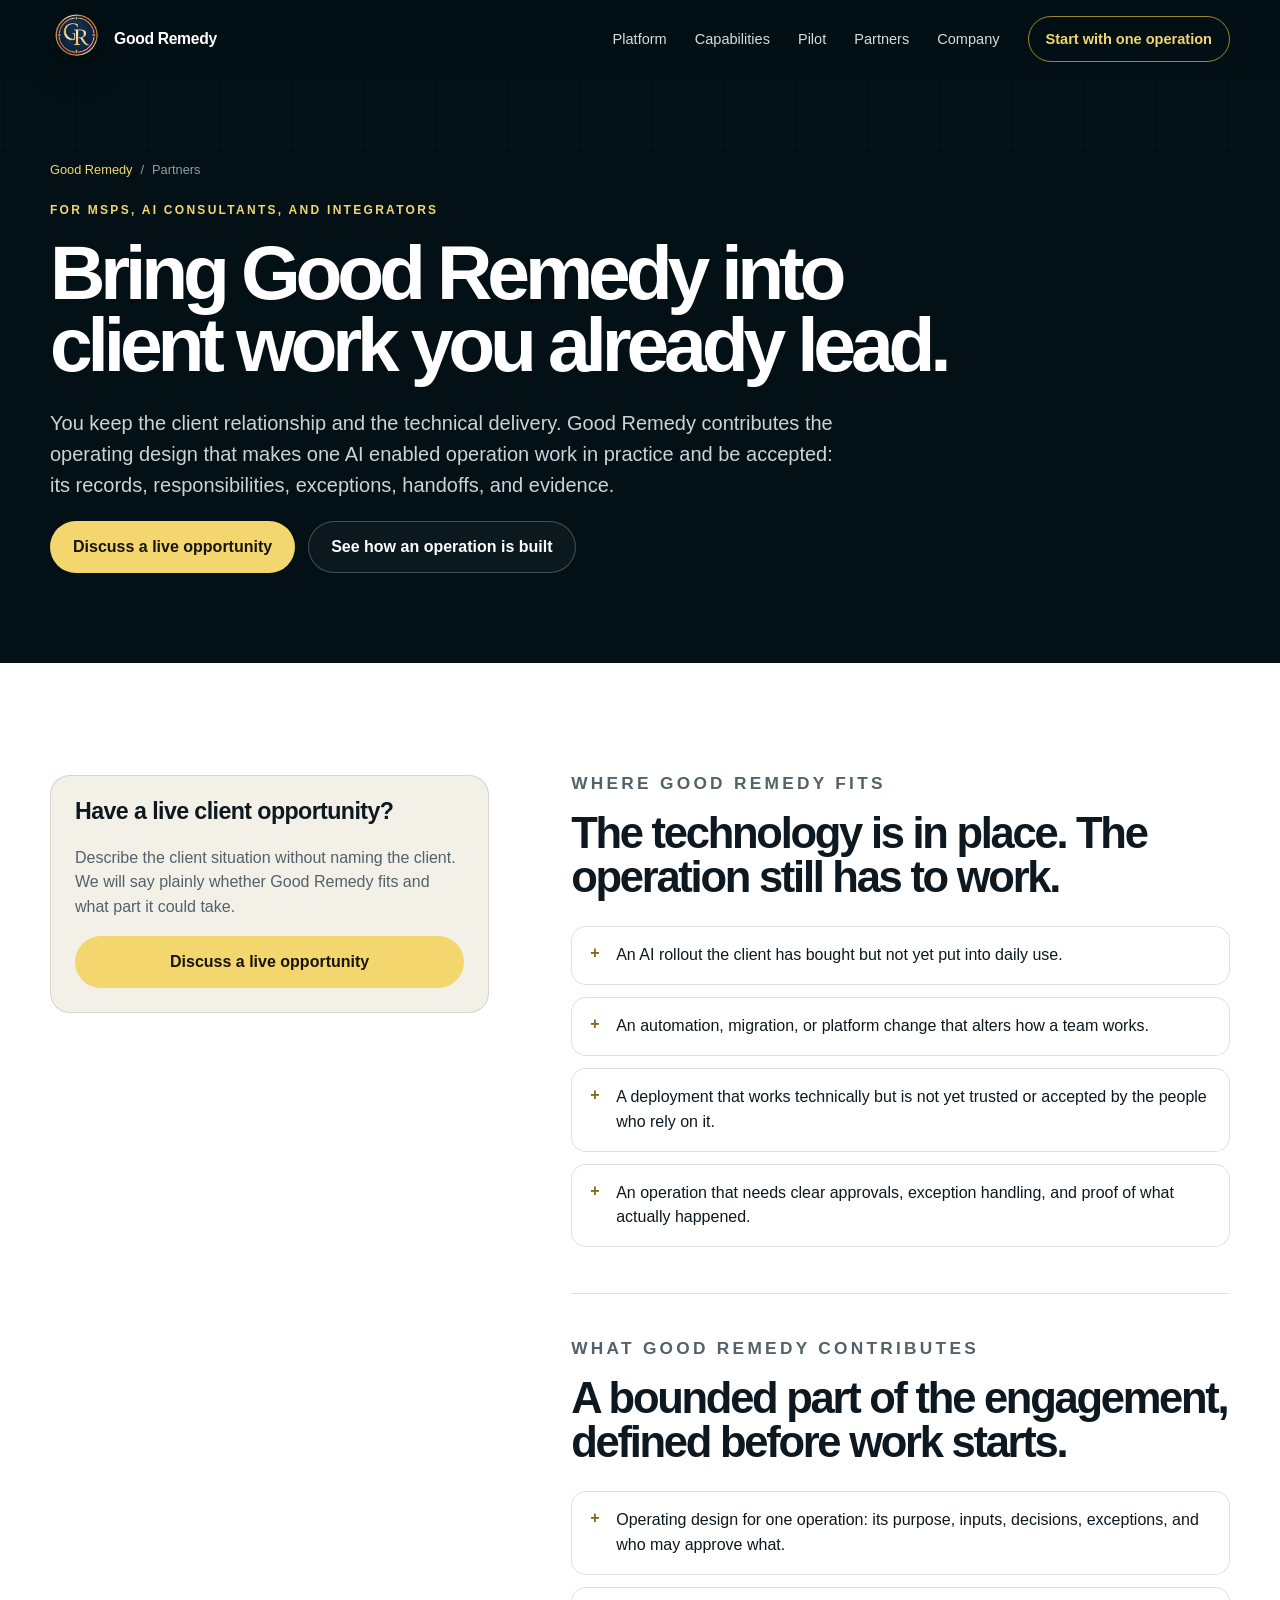
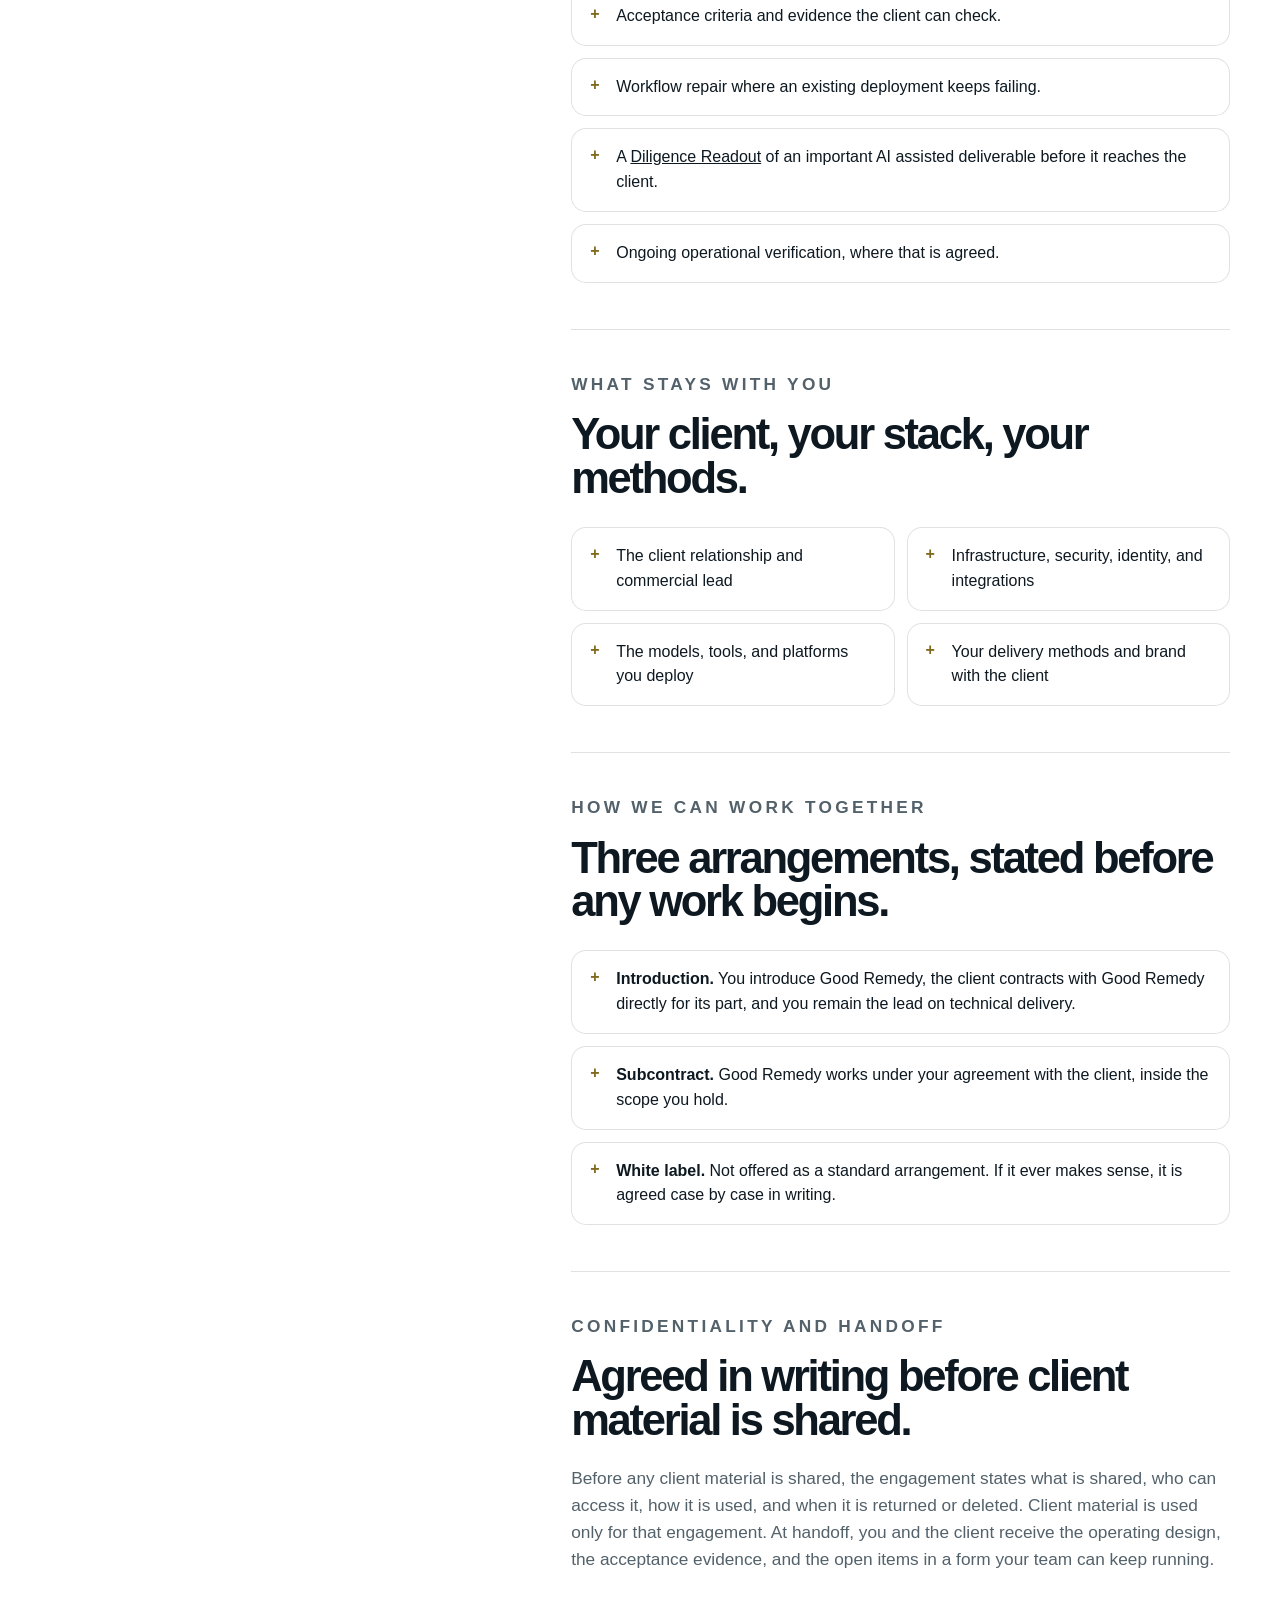
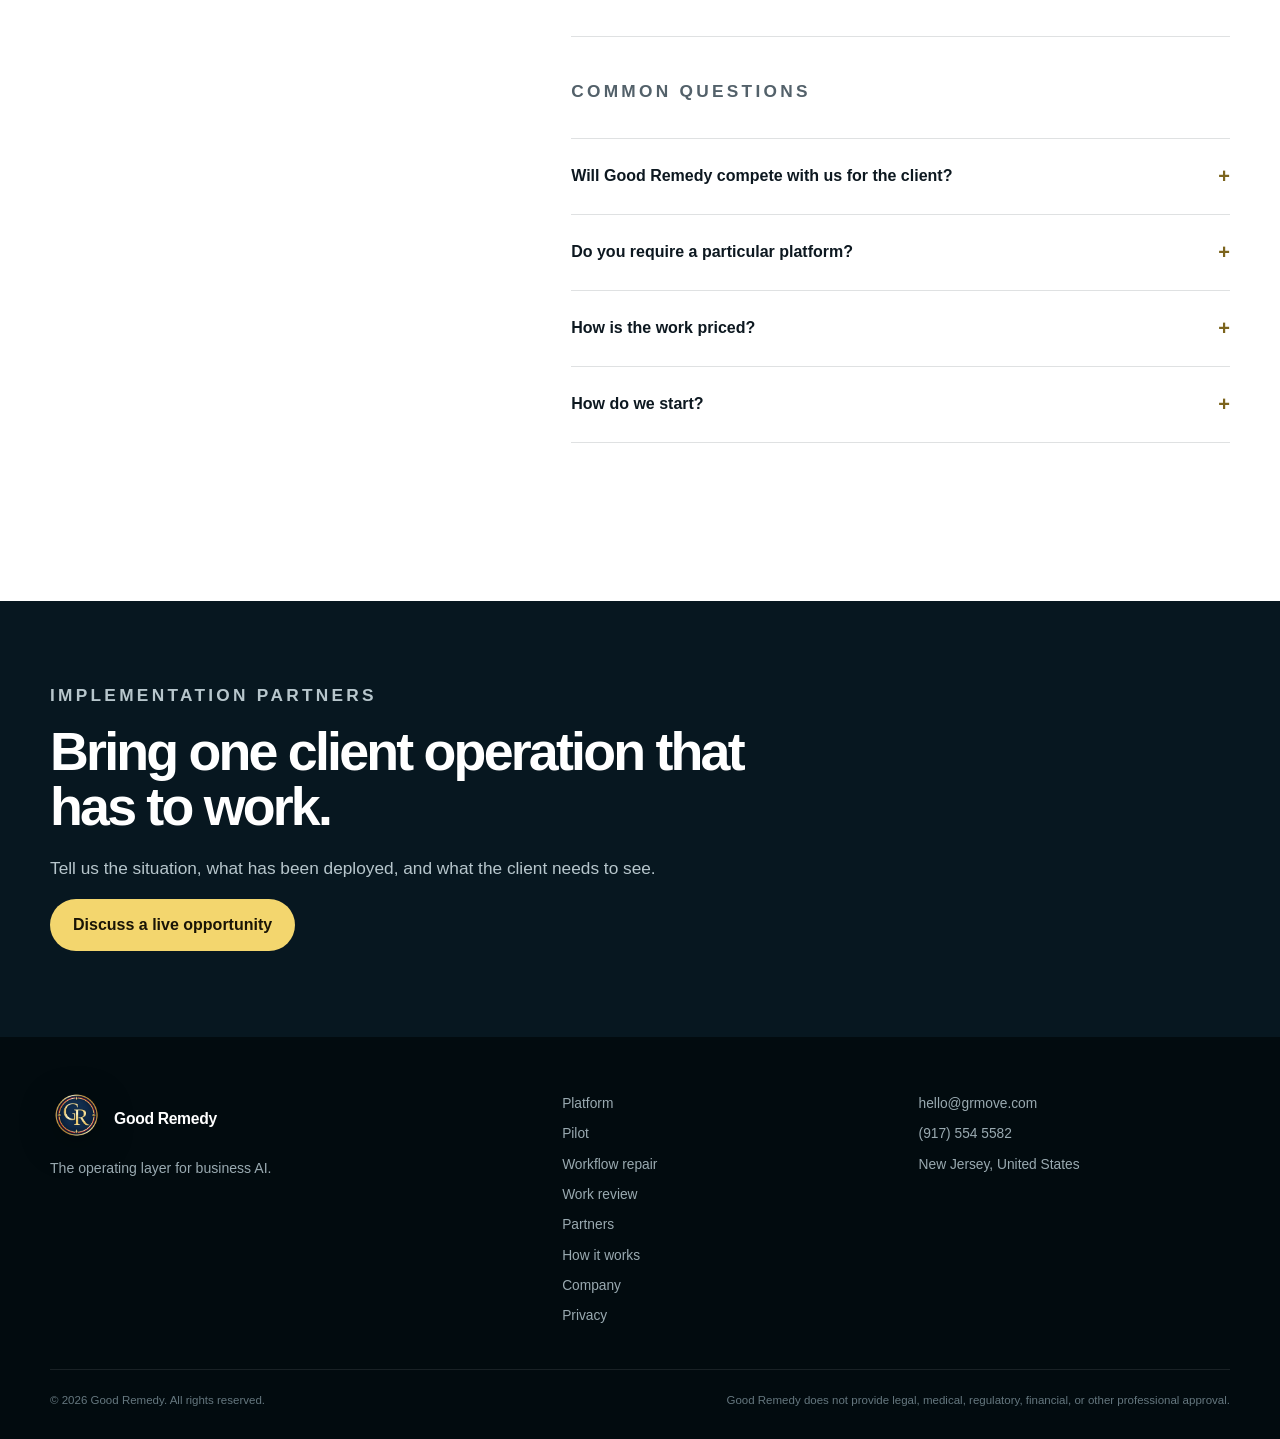
<file: partners/index.html>
<!doctype html>
<html lang="en">
<head>
  <meta charset="utf-8">
  <meta name="viewport" content="width=device-width, initial-scale=1">
  <title>Implementation Partners | Good Remedy</title>
  <meta name="description" content="For MSPs, AI consultants, and integrators: bring Good Remedy into client work you already lead, with the client relationship and technical delivery staying with you.">
  <meta name="robots" content="index,follow,max-image-preview:large">
  <meta name="theme-color" content="#071720">
  <link rel="canonical" href="https://grmove.com/partners/">
  <meta property="og:type" content="website">
  <meta property="og:site_name" content="Good Remedy">
  <meta property="og:locale" content="en_US">
  <meta property="og:url" content="https://grmove.com/partners/">
  <meta property="og:title" content="Implementation Partners | Good Remedy">
  <meta property="og:description" content="Bring Good Remedy into client work you already lead.">
  <meta property="og:image" content="https://grmove.com/assets/og-card.png">
  <meta property="og:image:width" content="1200">
  <meta property="og:image:height" content="630">
  <meta property="og:image:alt" content="Good Remedy partners">
  <meta name="twitter:card" content="summary_large_image">
  <meta name="twitter:title" content="Implementation Partners | Good Remedy">
  <meta name="twitter:description" content="Bring Good Remedy into client work you already lead.">
  <meta name="twitter:image" content="https://grmove.com/assets/og-card.png">
  <link rel="icon" href="/assets/favicon-64.png" type="image/png">
  <link rel="apple-touch-icon" href="/assets/apple-touch-icon.png">
  <script>document.documentElement.classList.add("js")</script>
  <link rel="stylesheet" href="/assets/operations.css">
  <script type="application/ld+json">{"@context":"https://schema.org","@graph":[{"@type":"Organization","@id":"https://grmove.com/#organization","name":"Good Remedy","url":"https://grmove.com/","description":"An AI operations platform that makes AI specific to the business and answerable to its people.","logo":{"@type":"ImageObject","url":"https://grmove.com/assets/gr-logo.png"},"email":"hello@grmove.com","telephone":"+19175545582","founder":{"@type":"Person","name":"Benjamin Lopez"},"address":{"@type":"PostalAddress","addressRegion":"NJ","addressCountry":"US"}},{"@type":"Service","@id":"https://grmove.com/partners/#page","url":"https://grmove.com/partners/","name":"Implementation Partnerships","about":{"@id":"https://grmove.com/#organization"}}]}</script>
</head>
<body>
<a class="skip-link" href="#main">Skip to content</a>
<header class="site-header" data-header>
  <div class="shell nav-shell">
    <a class="brand" href="/" aria-label="Good Remedy home"><img class="brand-mark" src="/assets/gr-logo.png" alt="" aria-hidden="true"><span class="brand-name">Good Remedy</span></a>
    <button class="menu-button" type="button" aria-expanded="false" aria-controls="site-nav" data-menu-button><span class="sr-only">Open navigation</span><span></span><span></span></button>
    <nav class="site-nav" id="site-nav" aria-label="Primary" data-nav>
      <a href="/platform/">Platform</a>
      <a href="/#capabilities">Capabilities</a>
      <a href="/transformation-implementation/">Pilot</a>
      <a href="/partners/">Partners</a>
      <a href="/about/">Company</a>
      <a class="nav-cta" href="/#contact">Start with one operation</a>
    </nav>
  </div>
</header>
<main id="main">
<section class="service-hero">
  <div class="shell">
    <div class="breadcrumb"><a href="/">Good Remedy</a><span>/</span><span>Partners</span></div>
    <p class="eyebrow">For MSPs, AI consultants, and integrators</p>
    <h1>Bring Good Remedy into client work you already lead.</h1>
    <p class="service-lede">You keep the client relationship and the technical delivery. Good Remedy contributes the operating design that makes one AI enabled operation work in practice and be accepted: its records, responsibilities, exceptions, handoffs, and evidence.</p>
    <div class="hero-actions"><a class="button button-primary" href="/?role=partner&amp;interest=partnership#contact">Discuss a live opportunity</a><a class="button button-quiet" href="/how-it-works/">See how an operation is built</a></div>
  </div>
</section>
<section class="section section-white">
  <div class="shell service-layout">
    <aside class="service-aside"><h2>Have a live client opportunity?</h2><p>Describe the client situation without naming the client. We will say plainly whether Good Remedy fits and what part it could take.</p><a class="button button-primary" href="/?role=partner&amp;interest=partnership#contact">Discuss a live opportunity</a></aside>
    <div>
      <section class="content-block">
        <p class="eyebrow dark-eyebrow">Where Good Remedy fits</p>
        <h2>The technology is in place. The operation still has to work.</h2>
        <ul class="plain-list">
          <li>An AI rollout the client has bought but not yet put into daily use.</li>
          <li>An automation, migration, or platform change that alters how a team works.</li>
          <li>A deployment that works technically but is not yet trusted or accepted by the people who rely on it.</li>
          <li>An operation that needs clear approvals, exception handling, and proof of what actually happened.</li>
        </ul>
      </section>
      <section class="content-block">
        <p class="eyebrow dark-eyebrow">What Good Remedy contributes</p>
        <h2>A bounded part of the engagement, defined before work starts.</h2>
        <ul class="plain-list">
          <li>Operating design for one operation: its purpose, inputs, decisions, exceptions, and who may approve what.</li>
          <li>Acceptance criteria and evidence the client can check.</li>
          <li>Workflow repair where an existing deployment keeps failing.</li>
          <li>A <a href="/ai-work-review/">Diligence Readout</a> of an important AI assisted deliverable before it reaches the client.</li>
          <li>Ongoing operational verification, where that is agreed.</li>
        </ul>
      </section>
      <section class="content-block">
        <p class="eyebrow dark-eyebrow">What stays with you</p>
        <h2>Your client, your stack, your methods.</h2>
        <ul class="plain-list two-column-list">
          <li>The client relationship and commercial lead</li>
          <li>Infrastructure, security, identity, and integrations</li>
          <li>The models, tools, and platforms you deploy</li>
          <li>Your delivery methods and brand with the client</li>
        </ul>
      </section>
      <section class="content-block">
        <p class="eyebrow dark-eyebrow">How we can work together</p>
        <h2>Three arrangements, stated before any work begins.</h2>
        <ul class="plain-list">
          <li><strong>Introduction.</strong> You introduce Good Remedy, the client contracts with Good Remedy directly for its part, and you remain the lead on technical delivery.</li>
          <li><strong>Subcontract.</strong> Good Remedy works under your agreement with the client, inside the scope you hold.</li>
          <li><strong>White label.</strong> Not offered as a standard arrangement. If it ever makes sense, it is agreed case by case in writing.</li>
        </ul>
      </section>
      <section class="content-block">
        <p class="eyebrow dark-eyebrow">Confidentiality and handoff</p>
        <h2>Agreed in writing before client material is shared.</h2>
        <p>Before any client material is shared, the engagement states what is shared, who can access it, how it is used, and when it is returned or deleted. Client material is used only for that engagement. At handoff, you and the client receive the operating design, the acceptance evidence, and the open items in a form your team can keep running.</p>
      </section>
      <section class="content-block">
        <p class="eyebrow dark-eyebrow">Common questions</p>
        <div class="faq-list">
          <details><summary>Will Good Remedy compete with us for the client?</summary><p>Good Remedy's role is to make one operation work inside the engagement you lead. How the client relationship is handled is written into the agreement before work begins.</p></details>
          <details><summary>Do you require a particular platform?</summary><p>No. Good Remedy works with the models, tools, and systems the client already uses or that you deploy.</p></details>
          <details><summary>How is the work priced?</summary><p>Each engagement is scoped and priced in writing. The <a href="/ai-work-review/">readouts</a> are available as published: the Quick Readout at $750 in three business days, and the Diligence Readout at $3,500 in five.</p></details>
          <details><summary>How do we start?</summary><p>Bring one live opportunity. A description without the client's name is enough for the first conversation.</p></details>
        </div>
      </section>
    </div>
  </div>
</section>
<section class="service-footer-cta">
  <div class="shell"><p class="eyebrow">Implementation partners</p><h2>Bring one client operation that has to work.</h2><p>Tell us the situation, what has been deployed, and what the client needs to see.</p><a class="button button-primary" href="/?role=partner&amp;interest=partnership#contact">Discuss a live opportunity</a></div>
</section>
</main>
<footer class="site-footer">
  <div class="shell footer-grid">
    <div><a class="brand footer-brand" href="/"><img class="brand-mark" src="/assets/gr-logo.png" alt="" aria-hidden="true"><span class="brand-name">Good Remedy</span></a><p>The operating layer for business AI.</p></div>
    <div class="footer-links"><a href="/platform/">Platform</a><a href="/transformation-implementation/">Pilot</a><a href="/ai-workflow-repair/">Workflow repair</a><a href="/ai-work-review/">Work review</a><a href="/partners/">Partners</a><a href="/how-it-works/">How it works</a><a href="/about/">Company</a><a href="/privacy/">Privacy</a></div>
    <div class="footer-contact"><a href="mailto:hello@grmove.com">hello@grmove.com</a><a href="tel:+19175545582">(917) 554 5582</a><span>New Jersey, United States</span></div>
  </div>
  <div class="shell legal-row"><span>&copy; <span data-year></span> Good Remedy. All rights reserved.</span><span>Good Remedy does not provide legal, medical, regulatory, financial, or other professional approval.</span></div>
</footer>
<script src="/assets/site.js" defer></script>
</body>
</html>
</file>
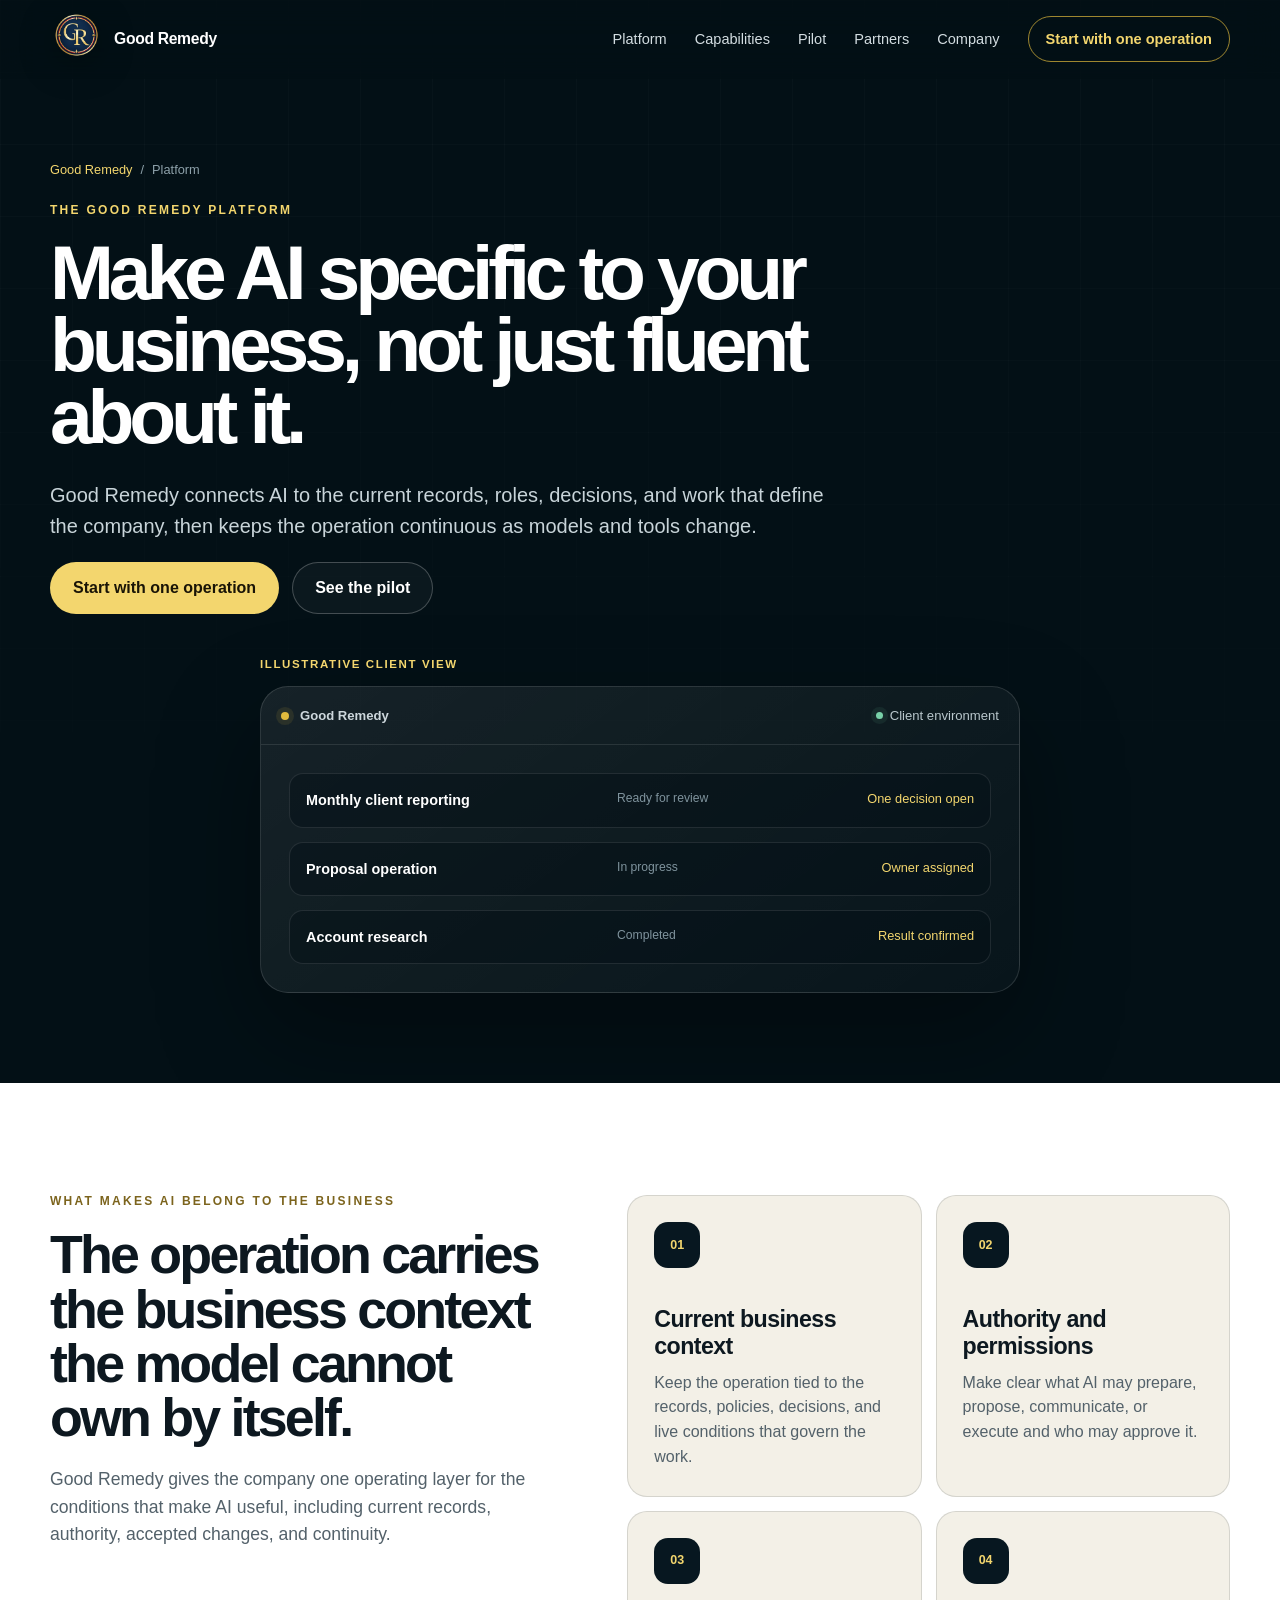
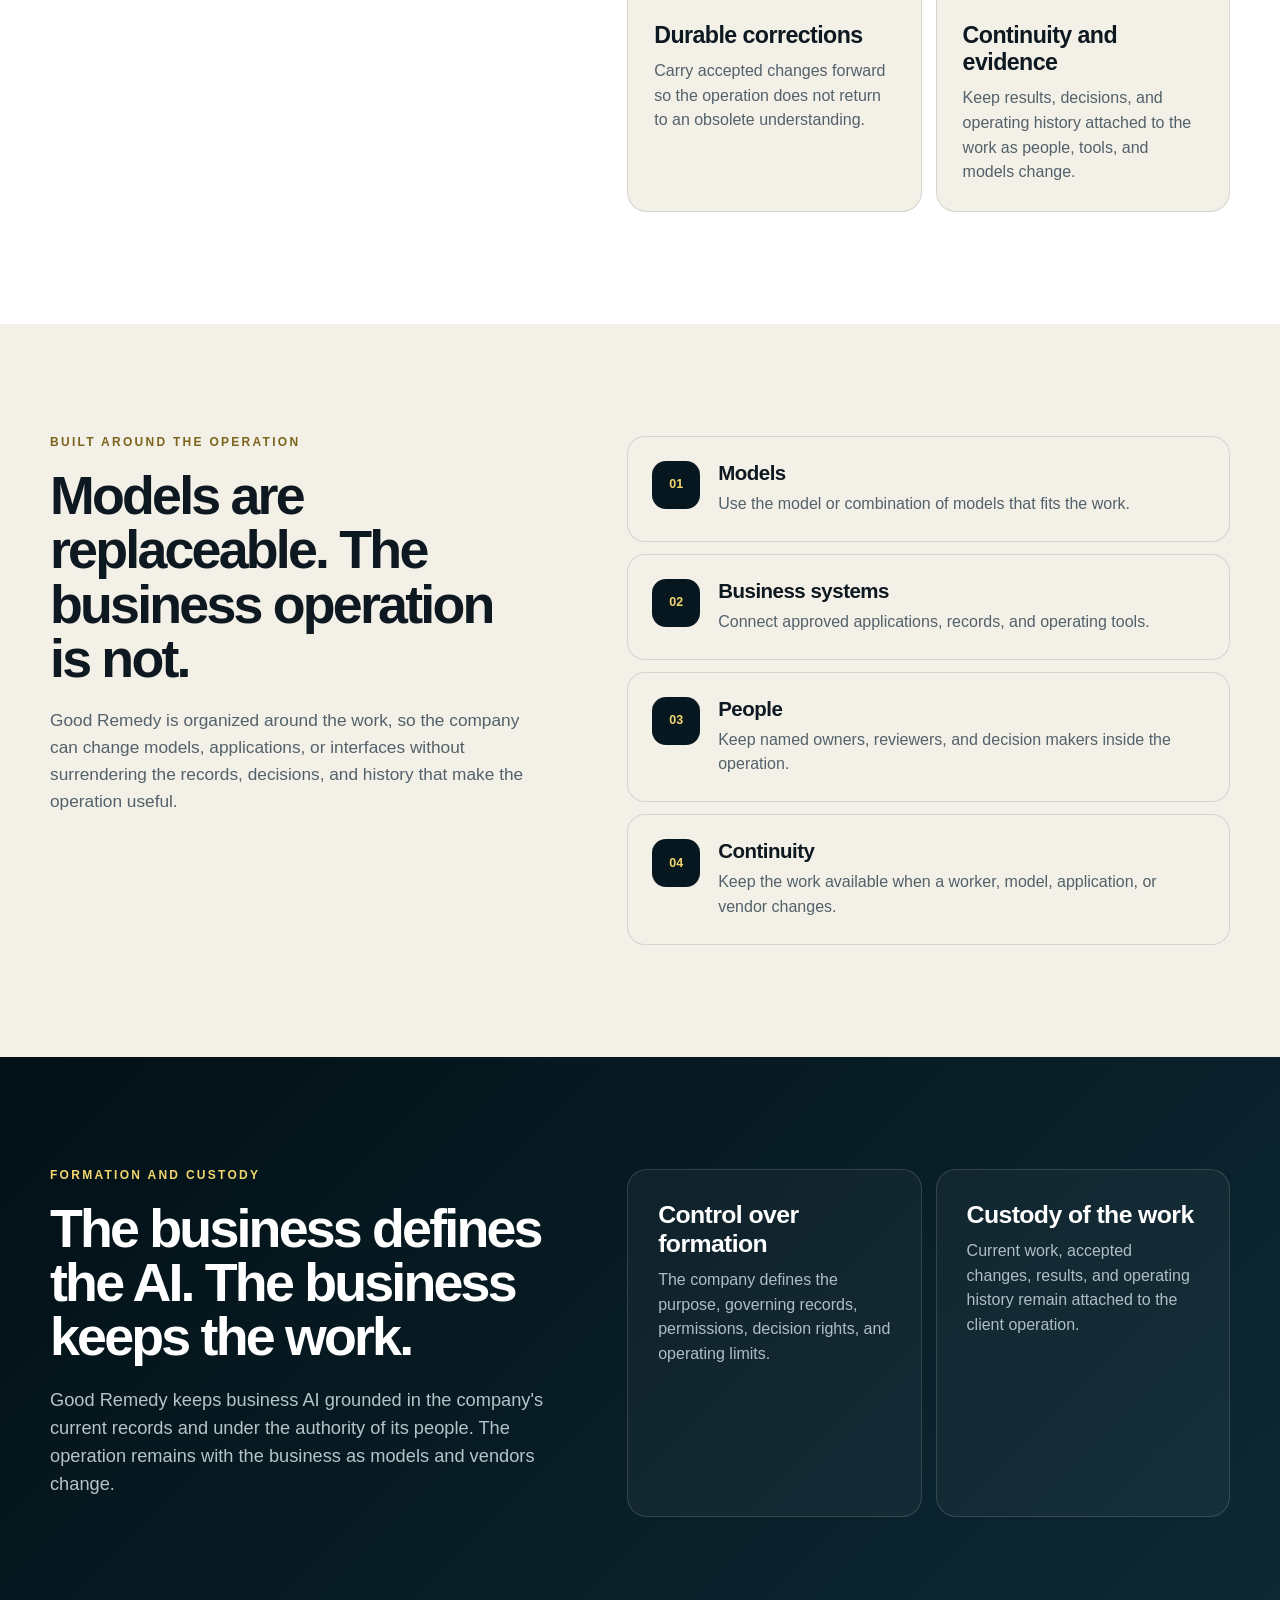
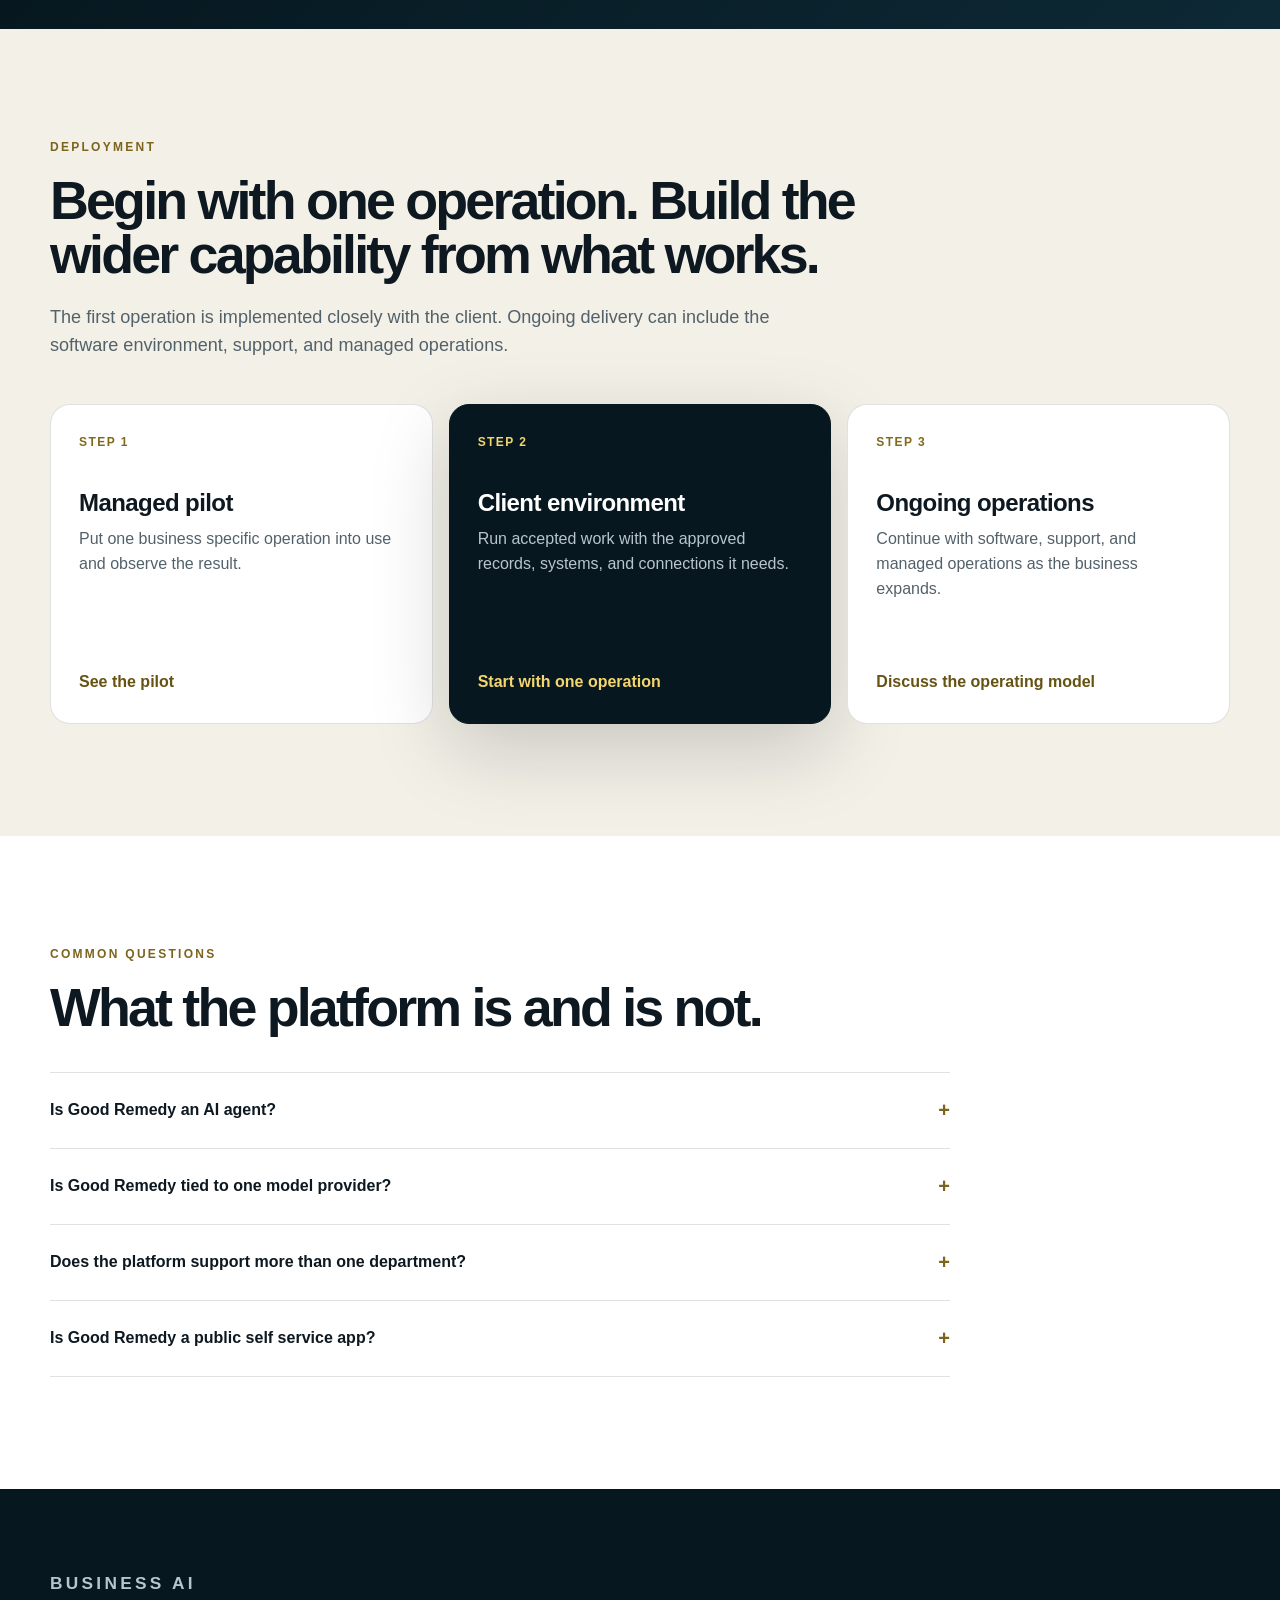
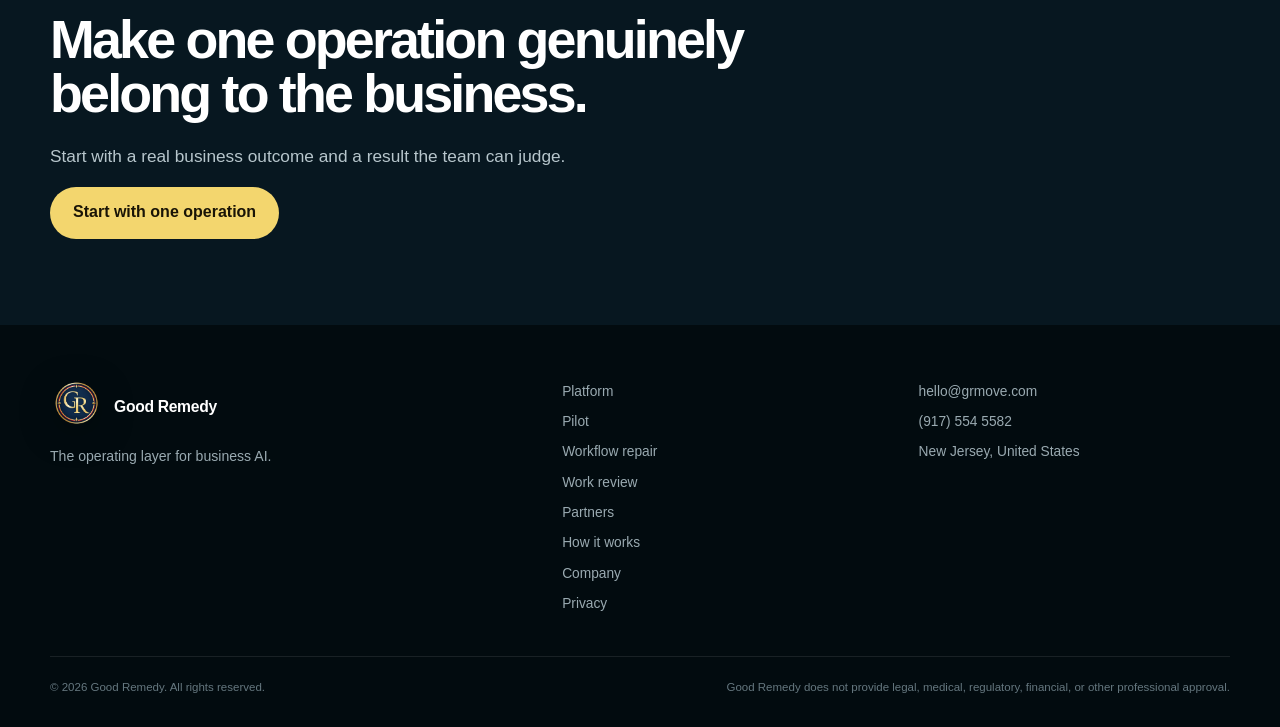
<file: platform/index.html>
<!doctype html>
<html lang="en">
<head>
  <meta charset="utf-8">
  <meta name="viewport" content="width=device-width, initial-scale=1">
  <title>Good Remedy Platform | Operating Layer for Business AI</title>
  <meta name="description" content="Good Remedy connects AI to the current records, roles, decisions, and work that define a business, then preserves continuity across model and tool changes.">
  <meta name="robots" content="index,follow,max-image-preview:large">
  <meta name="theme-color" content="#071720">
  <link rel="canonical" href="https://grmove.com/platform/">
  <meta property="og:type" content="website">
  <meta property="og:site_name" content="Good Remedy">
  <meta property="og:locale" content="en_US">
  <meta property="og:url" content="https://grmove.com/platform/">
  <meta property="og:title" content="Good Remedy Platform | Operating Layer for Business AI">
  <meta property="og:description" content="Make AI specific to your business, not just fluent about it.">
  <meta property="og:image" content="https://grmove.com/assets/og-card.png">
  <meta property="og:image:width" content="1200">
  <meta property="og:image:height" content="630">
  <meta property="og:image:alt" content="Good Remedy operating layer for business AI">
  <meta name="twitter:card" content="summary_large_image">
  <meta name="twitter:title" content="Good Remedy Platform | Operating Layer for Business AI">
  <meta name="twitter:description" content="Make AI specific to your business, not just fluent about it.">
  <meta name="twitter:image" content="https://grmove.com/assets/og-card.png">
  <link rel="icon" href="/assets/favicon-64.png" type="image/png">
  <link rel="apple-touch-icon" href="/assets/apple-touch-icon.png">
  <script>document.documentElement.classList.add("js")</script>
  <link rel="stylesheet" href="/assets/operations.css">
  <script type="application/ld+json">{"@context":"https://schema.org","@graph":[{"@type":"Organization","@id":"https://grmove.com/#organization","name":"Good Remedy","url":"https://grmove.com/","description":"An AI operations platform that makes AI specific to the business and answerable to its people.","logo":{"@type":"ImageObject","url":"https://grmove.com/assets/gr-logo.png"},"email":"hello@grmove.com","telephone":"+19175545582","founder":{"@type":"Person","name":"Benjamin Lopez"},"address":{"@type":"PostalAddress","addressRegion":"NJ","addressCountry":"US"}},{"@type":"WebPage","@id":"https://grmove.com/platform/#page","url":"https://grmove.com/platform/","name":"Good Remedy Platform","about":{"@id":"https://grmove.com/#organization"}}]}</script>
</head>
<body>
<a class="skip-link" href="#main">Skip to content</a>
<header class="site-header" data-header>
  <div class="shell nav-shell">
    <a class="brand" href="/" aria-label="Good Remedy home"><img class="brand-mark" src="/assets/gr-logo.png" alt="" aria-hidden="true"><span class="brand-name">Good Remedy</span></a>
    <button class="menu-button" type="button" aria-expanded="false" aria-controls="site-nav" data-menu-button><span class="sr-only">Open navigation</span><span></span><span></span></button>
    <nav class="site-nav" id="site-nav" aria-label="Primary" data-nav>
      <a href="/platform/">Platform</a>
      <a href="/#capabilities">Capabilities</a>
      <a href="/transformation-implementation/">Pilot</a>
      <a href="/partners/">Partners</a>
      <a href="/about/">Company</a>
      <a class="nav-cta" href="/#contact">Start with one operation</a>
    </nav>
  </div>
</header>
<main id="main">
<section class="service-hero">
  <div class="shell">
    <div class="breadcrumb"><a href="/">Good Remedy</a><span>/</span><span>Platform</span></div>
    <p class="eyebrow">The Good Remedy platform</p>
    <h1>Make AI specific to your business, not just fluent about it.</h1>
    <p class="service-lede">Good Remedy connects AI to the current records, roles, decisions, and work that define the company, then keeps the operation continuous as models and tools change.</p>
    <div class="hero-actions"><a class="button button-primary" href="/#contact">Start with one operation</a><a class="button button-quiet" href="/transformation-implementation/">See the pilot</a></div>
    <p class="mockup-label service-mockup-label">Illustrative client view</p>
    <div class="product-window" aria-label="Illustrative Good Remedy client view">
      <div class="window-top"><span class="window-dot"></span><span class="window-title">Good Remedy</span><span class="window-status"><i></i> Client environment</span></div>
      <div class="window-body"><div class="product-row"><strong>Monthly client reporting</strong><span>Ready for review</span><em>One decision open</em></div><div class="product-row"><strong>Proposal operation</strong><span>In progress</span><em>Owner assigned</em></div><div class="product-row"><strong>Account research</strong><span>Completed</span><em>Result confirmed</em></div></div>
    </div>
  </div>
</section>
<section class="section capability-section">
  <div class="shell capability-layout">
    <div class="capability-intro">
      <p class="eyebrow dark-eyebrow">What makes AI belong to the business</p>
      <h2>The operation carries the business context the model cannot own by itself.</h2>
      <p>Good Remedy gives the company one operating layer for the conditions that make AI useful, including current records, authority, accepted changes, and continuity.</p>
    </div>
    <div class="capability-grid">
      <article><span>01</span><h3>Current business context</h3><p>Keep the operation tied to the records, policies, decisions, and live conditions that govern the work.</p></article>
      <article><span>02</span><h3>Authority and permissions</h3><p>Make clear what AI may prepare, propose, communicate, or execute and who may approve it.</p></article>
      <article><span>03</span><h3>Durable corrections</h3><p>Carry accepted changes forward so the operation does not return to an obsolete understanding.</p></article>
      <article><span>04</span><h3>Continuity and evidence</h3><p>Keep results, decisions, and operating history attached to the work as people, tools, and models change.</p></article>
    </div>
  </div>
</section>
<section class="section section-paper">
  <div class="shell platform-grid">
    <div class="platform-copy">
      <p class="eyebrow dark-eyebrow">Built around the operation</p>
      <h2>Models are replaceable. The business operation is not.</h2>
      <p>Good Remedy is organized around the work, so the company can change models, applications, or interfaces without surrendering the records, decisions, and history that make the operation useful.</p>
    </div>
    <div class="platform-points">
      <article class="platform-point"><span>01</span><div><h3>Models</h3><p>Use the model or combination of models that fits the work.</p></div></article>
      <article class="platform-point"><span>02</span><div><h3>Business systems</h3><p>Connect approved applications, records, and operating tools.</p></div></article>
      <article class="platform-point"><span>03</span><div><h3>People</h3><p>Keep named owners, reviewers, and decision makers inside the operation.</p></div></article>
      <article class="platform-point"><span>04</span><div><h3>Continuity</h3><p>Keep the work available when a worker, model, application, or vendor changes.</p></div></article>
    </div>
  </div>
</section>
<section class="section control-section">
  <div class="shell control-layout">
    <div>
      <p class="eyebrow">Formation and custody</p>
      <h2>The business defines the AI. The business keeps the work.</h2>
      <p class="trust-lede">Good Remedy keeps business AI grounded in the company's current records and under the authority of its people. The operation remains with the business as models and vendors change.</p>
    </div>
    <div class="control-grid">
      <article><h3>Control over formation</h3><p>The company defines the purpose, governing records, permissions, decision rights, and operating limits.</p></article>
      <article><h3>Custody of the work</h3><p>Current work, accepted changes, results, and operating history remain attached to the client operation.</p></article>
    </div>
  </div>
</section>
<section class="section buy-section">
  <div class="shell">
    <div class="section-intro"><p class="eyebrow dark-eyebrow">Deployment</p><h2>Begin with one operation. Build the wider capability from what works.</h2><p>The first operation is implemented closely with the client. Ongoing delivery can include the software environment, support, and managed operations.</p></div>
    <div class="buy-grid">
      <article class="buy-card"><span class="step">Step 1</span><h3>Managed pilot</h3><p>Put one business specific operation into use and observe the result.</p><a href="/transformation-implementation/">See the pilot</a></article>
      <article class="buy-card featured"><span class="step">Step 2</span><h3>Client environment</h3><p>Run accepted work with the approved records, systems, and connections it needs.</p><a href="/#contact">Start with one operation</a></article>
      <article class="buy-card"><span class="step">Step 3</span><h3>Ongoing operations</h3><p>Continue with software, support, and managed operations as the business expands.</p><a href="/#contact">Discuss the operating model</a></article>
    </div>
  </div>
</section>
<section class="section section-white">
  <div class="shell">
    <div class="section-intro"><p class="eyebrow dark-eyebrow">Common questions</p><h2>What the platform is and is not.</h2></div>
    <div class="faq-list">
      <details><summary>Is Good Remedy an AI agent?</summary><p>No. Good Remedy is the operating layer around the agents, models, records, applications, and people required to run the operation.</p></details>
      <details><summary>Is Good Remedy tied to one model provider?</summary><p>No. The platform is designed around the business operation so the models and tools can change when the business needs them to.</p></details>
      <details><summary>Does the platform support more than one department?</summary><p>Yes. The first operation is focused so it can be judged. The platform can expand across the business as additional uses prove valuable.</p></details>
      <details><summary>Is Good Remedy a public self service app?</summary><p>No. Good Remedy is currently delivered through managed implementation around the operations the client chooses.</p></details>
    </div>
  </div>
</section>
<section class="service-footer-cta">
  <div class="shell"><p class="eyebrow">Business AI</p><h2>Make one operation genuinely belong to the business.</h2><p>Start with a real business outcome and a result the team can judge.</p><a class="button button-primary" href="/#contact">Start with one operation</a></div>
</section>
</main>
<footer class="site-footer">
  <div class="shell footer-grid">
    <div><a class="brand footer-brand" href="/"><img class="brand-mark" src="/assets/gr-logo.png" alt="" aria-hidden="true"><span class="brand-name">Good Remedy</span></a><p>The operating layer for business AI.</p></div>
    <div class="footer-links"><a href="/platform/">Platform</a><a href="/transformation-implementation/">Pilot</a><a href="/ai-workflow-repair/">Workflow repair</a><a href="/ai-work-review/">Work review</a><a href="/partners/">Partners</a><a href="/how-it-works/">How it works</a><a href="/about/">Company</a><a href="/privacy/">Privacy</a></div>
    <div class="footer-contact"><a href="mailto:hello@grmove.com">hello@grmove.com</a><a href="tel:+19175545582">(917) 554 5582</a><span>New Jersey, United States</span></div>
  </div>
  <div class="shell legal-row"><span>&copy; <span data-year></span> Good Remedy. All rights reserved.</span><span>Good Remedy does not provide legal, medical, regulatory, financial, or other professional approval.</span></div>
</footer>
<script src="/assets/site.js" defer></script>
</body>
</html>
</file>
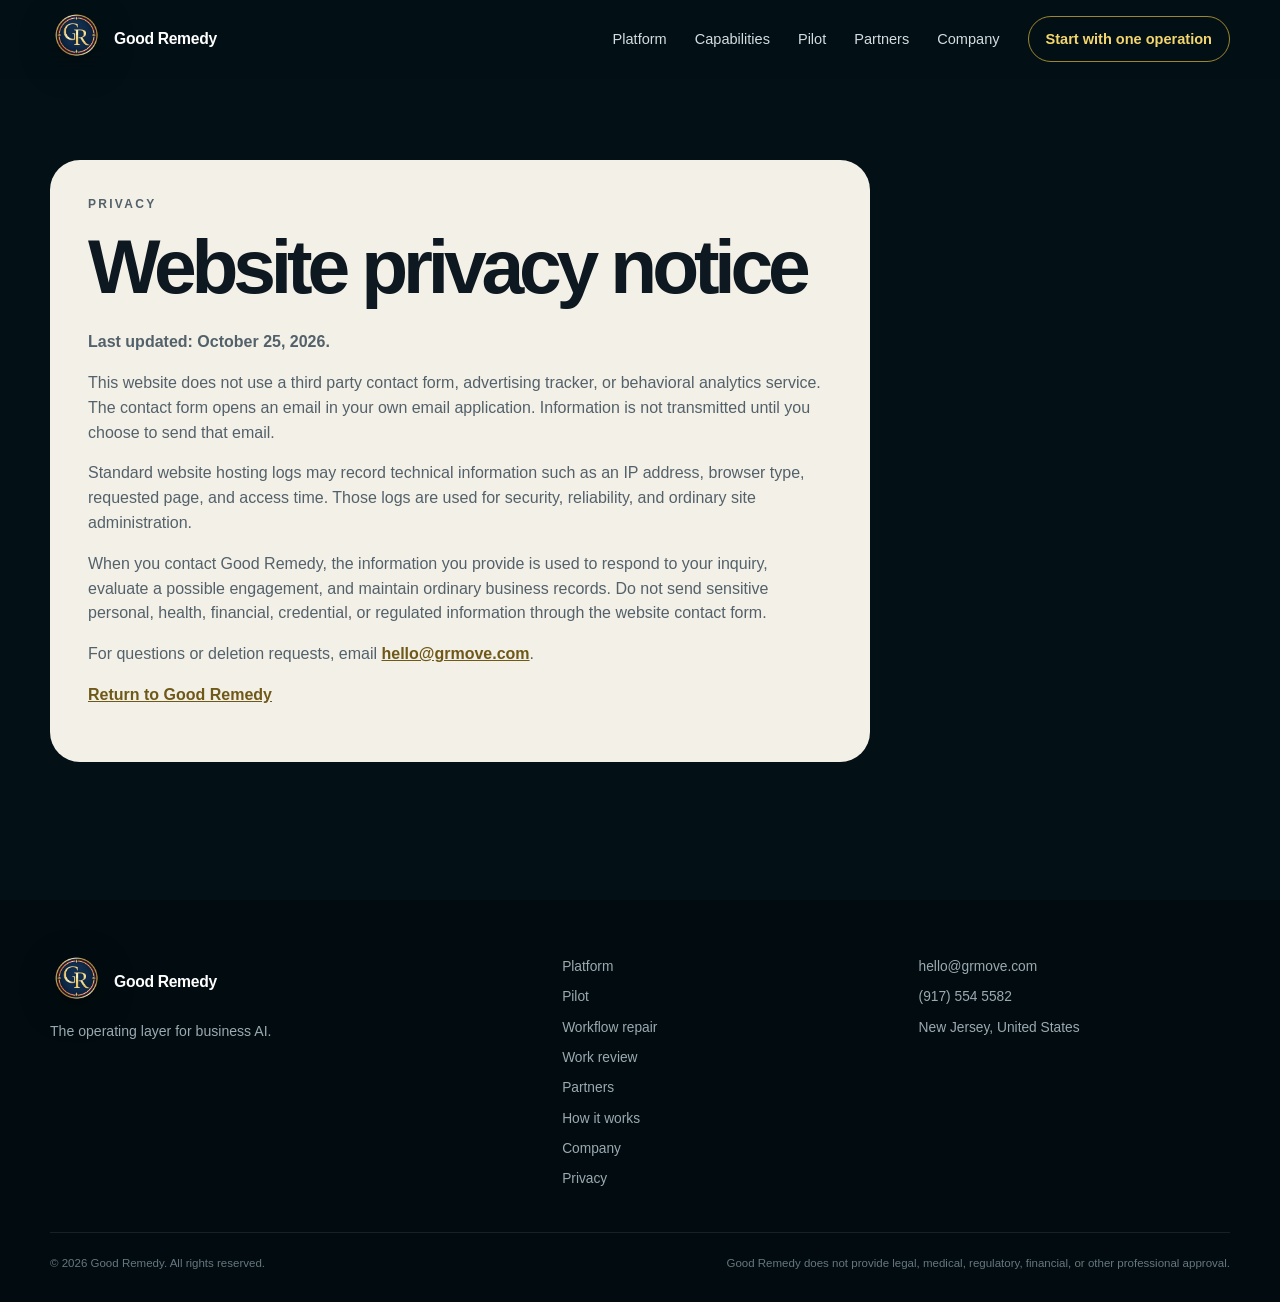
<file: privacy/index.html>
<!doctype html>
<html lang="en">
<head>
  <meta charset="utf-8">
  <meta name="viewport" content="width=device-width, initial-scale=1">
  <title>Privacy | Good Remedy</title>
  <meta name="description" content="Good Remedy website privacy notice.">
  <meta name="robots" content="index,follow,max-image-preview:large">
  <meta name="theme-color" content="#071720">
  <link rel="canonical" href="https://grmove.com/privacy/">
  <link rel="icon" href="/assets/favicon-64.png" type="image/png">
  <link rel="apple-touch-icon" href="/assets/apple-touch-icon.png">
  <script>document.documentElement.classList.add("js")</script>
  <link rel="stylesheet" href="/assets/operations.css">
</head>
<body>
<a class="skip-link" href="#main">Skip to content</a>
<header class="site-header" data-header>
  <div class="shell nav-shell">
    <a class="brand" href="/" aria-label="Good Remedy home"><img class="brand-mark" src="/assets/gr-logo.png" alt="" aria-hidden="true"><span class="brand-name">Good Remedy</span></a>
    <button class="menu-button" type="button" aria-expanded="false" aria-controls="site-nav" data-menu-button><span class="sr-only">Open navigation</span><span></span><span></span></button>
    <nav class="site-nav" id="site-nav" aria-label="Primary" data-nav>
      <a href="/platform/">Platform</a>
      <a href="/#capabilities">Capabilities</a>
      <a href="/transformation-implementation/">Pilot</a>
      <a href="/partners/">Partners</a>
      <a href="/about/">Company</a>
      <a class="nav-cta" href="/#contact">Start with one operation</a>
    </nav>
  </div>
</header>
<main id="main" class="simple-page">
  <div class="shell">
    <article class="paper-card">
      <p class="eyebrow dark-eyebrow">Privacy</p>
      <h1>Website privacy notice</h1>
      <p><strong>Last updated: October 25, 2026.</strong></p>
      <p>This website does not use a third party contact form, advertising tracker, or behavioral analytics service. The contact form opens an email in your own email application. Information is not transmitted until you choose to send that email.</p>
      <p>Standard website hosting logs may record technical information such as an IP address, browser type, requested page, and access time. Those logs are used for security, reliability, and ordinary site administration.</p>
      <p>When you contact Good Remedy, the information you provide is used to respond to your inquiry, evaluate a possible engagement, and maintain ordinary business records. Do not send sensitive personal, health, financial, credential, or regulated information through the website contact form.</p>
      <p>For questions or deletion requests, email <a href="mailto:hello@grmove.com">hello@grmove.com</a>.</p>
      <p><a href="/">Return to Good Remedy</a></p>
    </article>
  </div>
</main>
<footer class="site-footer">
  <div class="shell footer-grid">
    <div><a class="brand footer-brand" href="/"><img class="brand-mark" src="/assets/gr-logo.png" alt="" aria-hidden="true"><span class="brand-name">Good Remedy</span></a><p>The operating layer for business AI.</p></div>
    <div class="footer-links"><a href="/platform/">Platform</a><a href="/transformation-implementation/">Pilot</a><a href="/ai-workflow-repair/">Workflow repair</a><a href="/ai-work-review/">Work review</a><a href="/partners/">Partners</a><a href="/how-it-works/">How it works</a><a href="/about/">Company</a><a href="/privacy/">Privacy</a></div>
    <div class="footer-contact"><a href="mailto:hello@grmove.com">hello@grmove.com</a><a href="tel:+19175545582">(917) 554 5582</a><span>New Jersey, United States</span></div>
  </div>
  <div class="shell legal-row"><span>&copy; <span data-year></span> Good Remedy. All rights reserved.</span><span>Good Remedy does not provide legal, medical, regulatory, financial, or other professional approval.</span></div>
</footer>
<script src="/assets/site.js" defer></script>
</body>
</html>
</file>
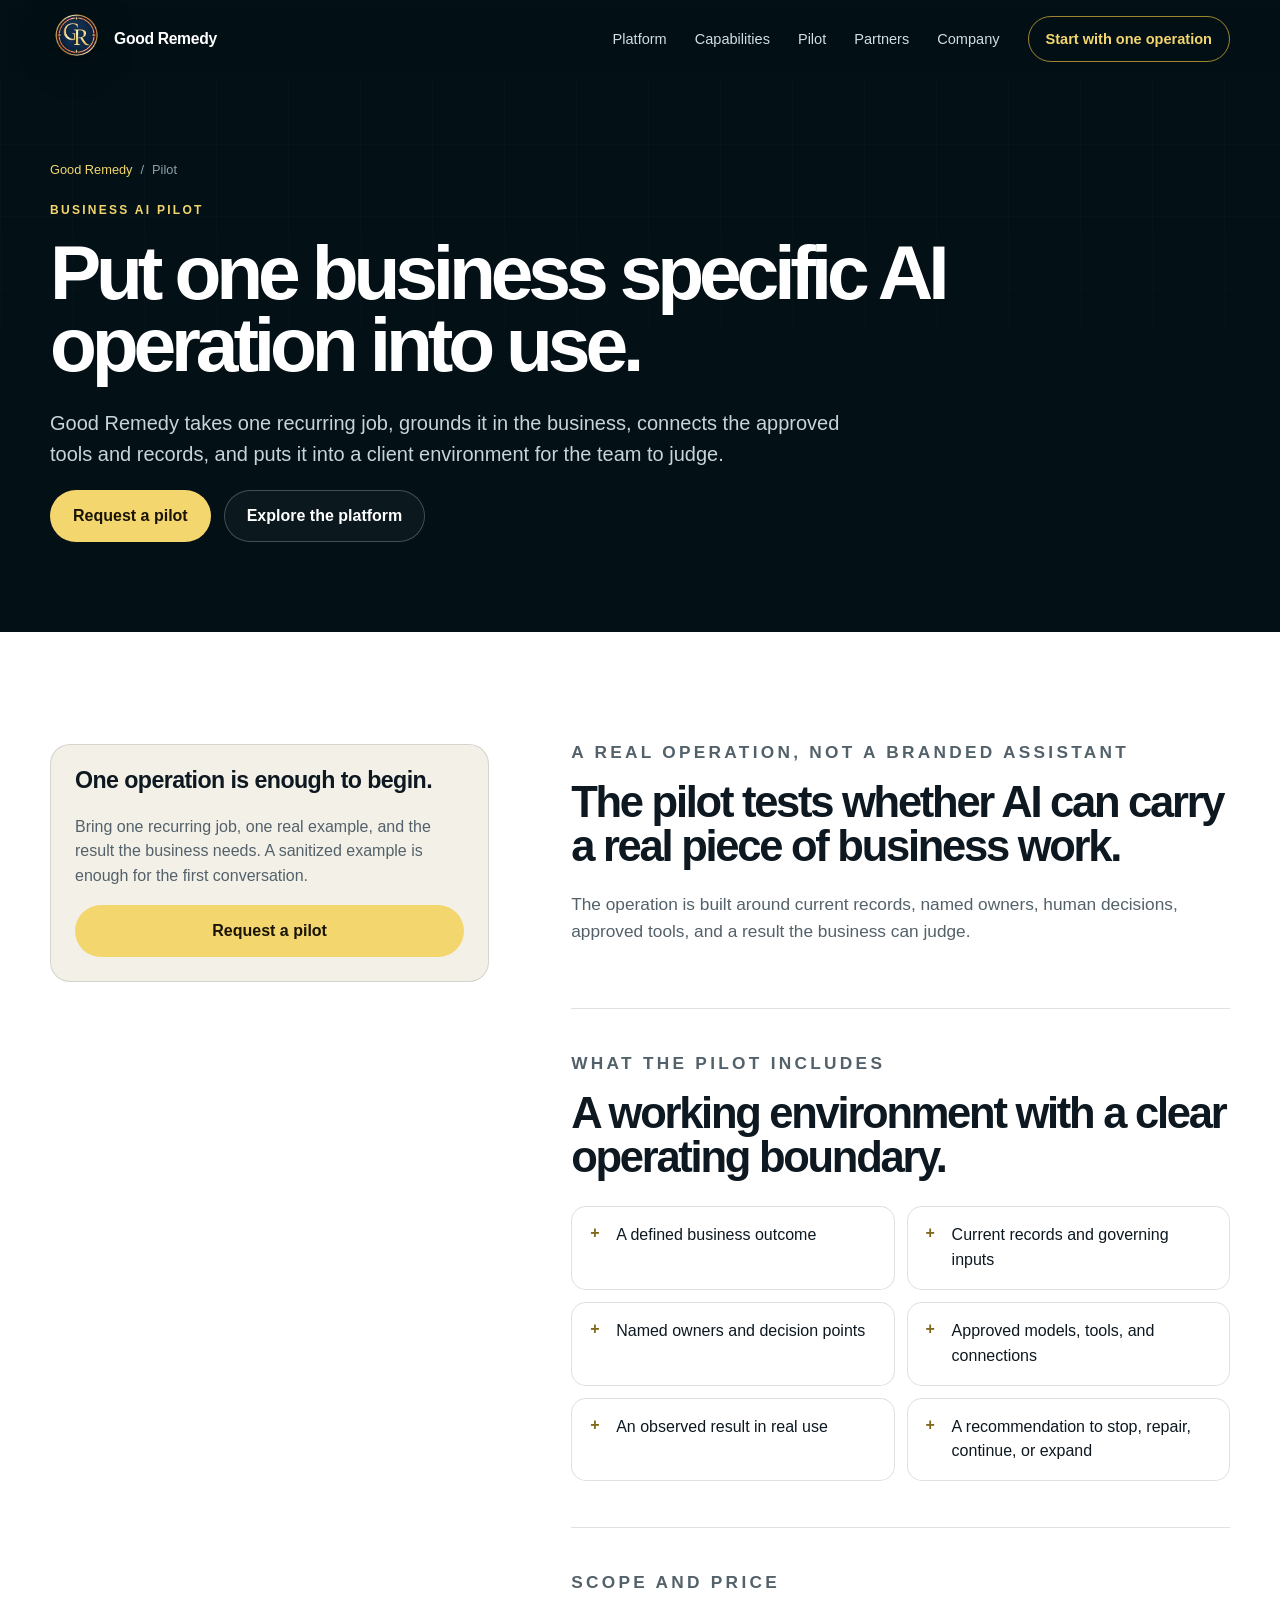
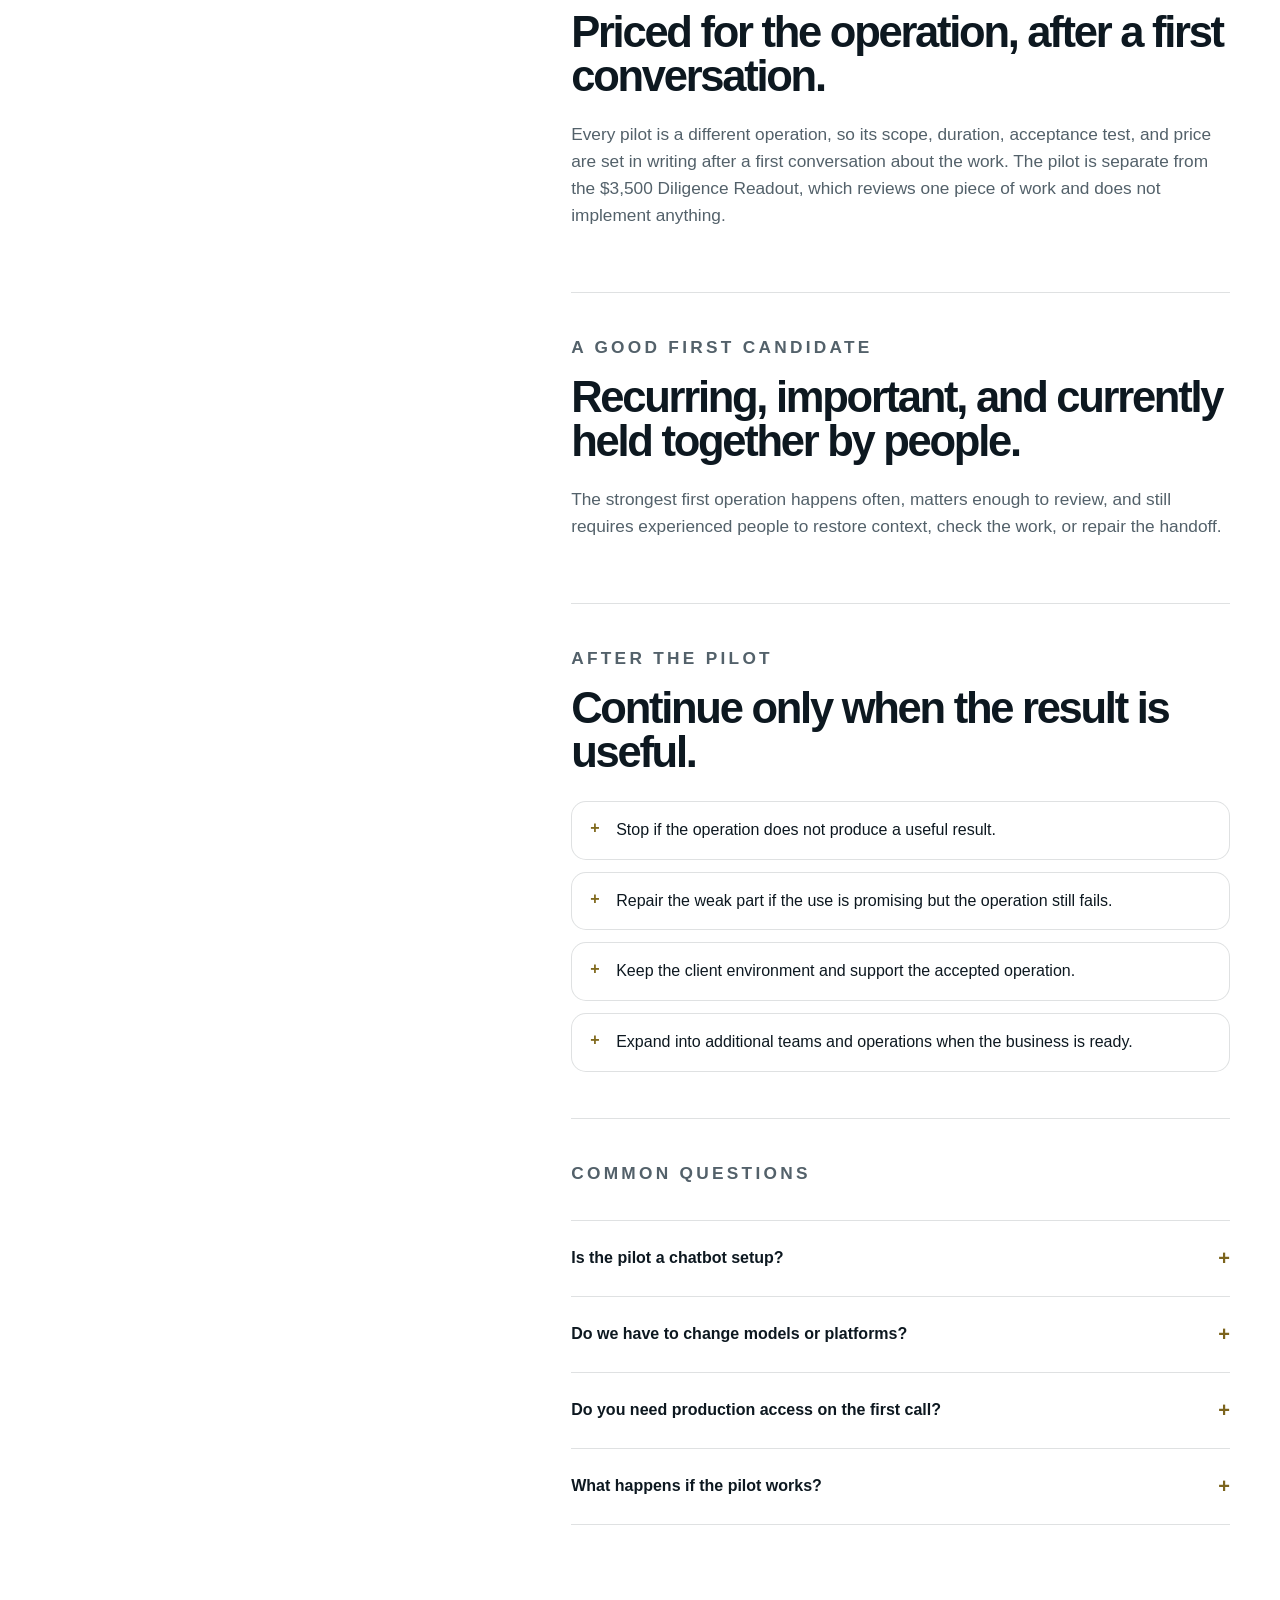
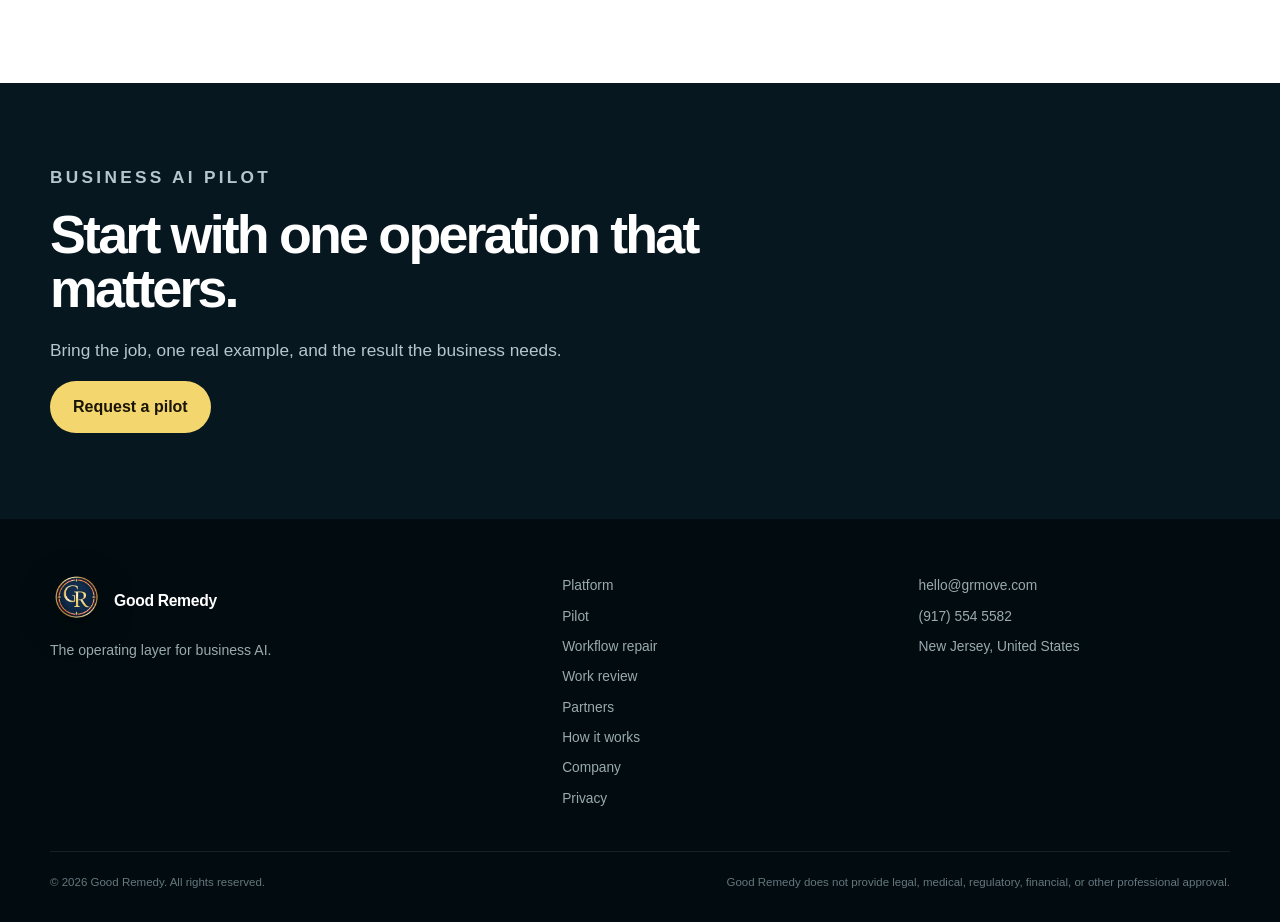
<file: transformation-implementation/index.html>
<!doctype html>
<html lang="en">
<head>
  <meta charset="utf-8">
  <meta name="viewport" content="width=device-width, initial-scale=1">
  <title>Business AI Pilot | Good Remedy</title>
  <meta name="description" content="Good Remedy takes one recurring job, grounds it in the business, connects the approved tools and records, and puts it into a client environment for the team to judge.">
  <meta name="robots" content="index,follow,max-image-preview:large">
  <meta name="theme-color" content="#071720">
  <link rel="canonical" href="https://grmove.com/transformation-implementation/">
  <meta property="og:type" content="website">
  <meta property="og:site_name" content="Good Remedy">
  <meta property="og:locale" content="en_US">
  <meta property="og:url" content="https://grmove.com/transformation-implementation/">
  <meta property="og:title" content="Business AI Pilot | Good Remedy">
  <meta property="og:description" content="Put one business specific AI operation into use.">
  <meta property="og:image" content="https://grmove.com/assets/og-card.png">
  <meta property="og:image:width" content="1200">
  <meta property="og:image:height" content="630">
  <meta property="og:image:alt" content="Good Remedy business AI pilot">
  <meta name="twitter:card" content="summary_large_image">
  <meta name="twitter:title" content="Business AI Pilot | Good Remedy">
  <meta name="twitter:description" content="Put one business specific AI operation into use.">
  <meta name="twitter:image" content="https://grmove.com/assets/og-card.png">
  <link rel="icon" href="/assets/favicon-64.png" type="image/png">
  <link rel="apple-touch-icon" href="/assets/apple-touch-icon.png">
  <script>document.documentElement.classList.add("js")</script>
  <link rel="stylesheet" href="/assets/operations.css">
  <script type="application/ld+json">{"@context":"https://schema.org","@graph":[{"@type":"Organization","@id":"https://grmove.com/#organization","name":"Good Remedy","url":"https://grmove.com/","description":"An AI operations platform that makes AI specific to the business and answerable to its people.","logo":{"@type":"ImageObject","url":"https://grmove.com/assets/gr-logo.png"},"email":"hello@grmove.com","telephone":"+19175545582","founder":{"@type":"Person","name":"Benjamin Lopez"},"address":{"@type":"PostalAddress","addressRegion":"NJ","addressCountry":"US"}},{"@type":"Service","@id":"https://grmove.com/transformation-implementation/#page","url":"https://grmove.com/transformation-implementation/","name":"Business AI Pilot","about":{"@id":"https://grmove.com/#organization"}}]}</script>
</head>
<body>
<a class="skip-link" href="#main">Skip to content</a>
<header class="site-header" data-header>
  <div class="shell nav-shell">
    <a class="brand" href="/" aria-label="Good Remedy home"><img class="brand-mark" src="/assets/gr-logo.png" alt="" aria-hidden="true"><span class="brand-name">Good Remedy</span></a>
    <button class="menu-button" type="button" aria-expanded="false" aria-controls="site-nav" data-menu-button><span class="sr-only">Open navigation</span><span></span><span></span></button>
    <nav class="site-nav" id="site-nav" aria-label="Primary" data-nav>
      <a href="/platform/">Platform</a>
      <a href="/#capabilities">Capabilities</a>
      <a href="/transformation-implementation/">Pilot</a>
      <a href="/partners/">Partners</a>
      <a href="/about/">Company</a>
      <a class="nav-cta" href="/#contact">Start with one operation</a>
    </nav>
  </div>
</header>
<main id="main">
<section class="service-hero">
  <div class="shell">
    <div class="breadcrumb"><a href="/">Good Remedy</a><span>/</span><span>Pilot</span></div>
    <p class="eyebrow">Business AI pilot</p>
    <h1>Put one business specific AI operation into use.</h1>
    <p class="service-lede">Good Remedy takes one recurring job, grounds it in the business, connects the approved tools and records, and puts it into a client environment for the team to judge.</p>
    <div class="hero-actions"><a class="button button-primary" href="/?interest=pilot#contact">Request a pilot</a><a class="button button-quiet" href="/platform/">Explore the platform</a></div>
  </div>
</section>
<section class="section section-white">
  <div class="shell service-layout">
    <aside class="service-aside"><h2>One operation is enough to begin.</h2><p>Bring one recurring job, one real example, and the result the business needs. A sanitized example is enough for the first conversation.</p><a class="button button-primary" href="/?interest=pilot#contact">Request a pilot</a></aside>
    <div>
      <section class="content-block">
        <p class="eyebrow dark-eyebrow">A real operation, not a branded assistant</p>
        <h2>The pilot tests whether AI can carry a real piece of business work.</h2>
        <p>The operation is built around current records, named owners, human decisions, approved tools, and a result the business can judge.</p>
      </section>
      <section class="content-block">
        <p class="eyebrow dark-eyebrow">What the pilot includes</p>
        <h2>A working environment with a clear operating boundary.</h2>
        <ul class="plain-list two-column-list">
          <li>A defined business outcome</li>
          <li>Current records and governing inputs</li>
          <li>Named owners and decision points</li>
          <li>Approved models, tools, and connections</li>
          <li>An observed result in real use</li>
          <li>A recommendation to stop, repair, continue, or expand</li>
        </ul>
      </section>
      <section class="content-block">
        <p class="eyebrow dark-eyebrow">Scope and price</p>
        <h2>Priced for the operation, after a first conversation.</h2>
        <p>Every pilot is a different operation, so its scope, duration, acceptance test, and price are set in writing after a first conversation about the work. The pilot is separate from the $3,500 Diligence Readout, which reviews one piece of work and does not implement anything.</p>
      </section>
      <section class="content-block">
        <p class="eyebrow dark-eyebrow">A good first candidate</p>
        <h2>Recurring, important, and currently held together by people.</h2>
        <p>The strongest first operation happens often, matters enough to review, and still requires experienced people to restore context, check the work, or repair the handoff.</p>
      </section>
      <section class="content-block">
        <p class="eyebrow dark-eyebrow">After the pilot</p>
        <h2>Continue only when the result is useful.</h2>
        <ul class="plain-list">
          <li>Stop if the operation does not produce a useful result.</li>
          <li>Repair the weak part if the use is promising but the operation still fails.</li>
          <li>Keep the client environment and support the accepted operation.</li>
          <li>Expand into additional teams and operations when the business is ready.</li>
        </ul>
      </section>
      <section class="content-block">
        <p class="eyebrow dark-eyebrow">Common questions</p>
        <div class="faq-list">
          <details><summary>Is the pilot a chatbot setup?</summary><p>No. The pilot is one business operation with real records, owners, decisions, tools, and a result.</p></details>
          <details><summary>Do we have to change models or platforms?</summary><p>No. Good Remedy begins with the tools the business already uses and changes only what the operation requires.</p></details>
          <details><summary>Do you need production access on the first call?</summary><p>No. Start with a sanitized example. Access and data handling are agreed only after the operating boundary is clear.</p></details>
          <details><summary>What happens if the pilot works?</summary><p>The client can keep the environment, add support or managed operations, and expand into additional uses.</p></details>
        </div>
      </section>
    </div>
  </div>
</section>
<section class="service-footer-cta">
  <div class="shell"><p class="eyebrow">Business AI pilot</p><h2>Start with one operation that matters.</h2><p>Bring the job, one real example, and the result the business needs.</p><a class="button button-primary" href="/?interest=pilot#contact">Request a pilot</a></div>
</section>
</main>
<footer class="site-footer">
  <div class="shell footer-grid">
    <div><a class="brand footer-brand" href="/"><img class="brand-mark" src="/assets/gr-logo.png" alt="" aria-hidden="true"><span class="brand-name">Good Remedy</span></a><p>The operating layer for business AI.</p></div>
    <div class="footer-links"><a href="/platform/">Platform</a><a href="/transformation-implementation/">Pilot</a><a href="/ai-workflow-repair/">Workflow repair</a><a href="/ai-work-review/">Work review</a><a href="/partners/">Partners</a><a href="/how-it-works/">How it works</a><a href="/about/">Company</a><a href="/privacy/">Privacy</a></div>
    <div class="footer-contact"><a href="mailto:hello@grmove.com">hello@grmove.com</a><a href="tel:+19175545582">(917) 554 5582</a><span>New Jersey, United States</span></div>
  </div>
  <div class="shell legal-row"><span>&copy; <span data-year></span> Good Remedy. All rights reserved.</span><span>Good Remedy does not provide legal, medical, regulatory, financial, or other professional approval.</span></div>
</footer>
<script src="/assets/site.js" defer></script>
</body>
</html>
</file>
<file: assets/operations.css>
@import url('/assets/site.css');
.brand-mark{width:52px;height:52px;object-fit:contain;border:0;border-radius:50%;background:transparent;padding:0;filter:drop-shadow(0 8px 18px rgba(0,0,0,.28))}.footer-brand .brand-mark{width:52px;height:52px}.capability-section{background:var(--white)}.capability-layout{display:grid;grid-template-columns:.9fr 1.1fr;gap:84px;align-items:start}.capability-intro{position:sticky;top:120px}.capability-intro>p:not(.eyebrow){max-width:680px;color:var(--slate);font-size:1.1rem}.capability-grid{display:grid;grid-template-columns:repeat(2,1fr);gap:14px}.capability-grid article{min-height:250px;padding:26px;border:1px solid var(--line);border-radius:20px;background:var(--paper)}.capability-grid article>span{display:grid;width:46px;height:46px;place-items:center;margin-bottom:38px;border-radius:14px;background:var(--navy-900);color:var(--gold-light);font-size:.78rem;font-weight:900}.capability-grid h3{font-size:1.45rem}.capability-grid p{margin:0;color:var(--slate)}.operations-range{background:var(--paper)}.operations-range-grid{display:grid;grid-template-columns:repeat(3,1fr);gap:14px;margin-top:42px}.operations-range-grid article{min-height:190px;padding:24px;border:1px solid var(--line);border-radius:18px;background:rgba(255,255,255,.72)}.operations-range-grid h3{font-size:1.2rem}.operations-range-grid p{margin:0;color:var(--slate)}.control-section{color:#fff;background:linear-gradient(135deg,var(--navy-950),var(--navy-800))}.control-layout{display:grid;grid-template-columns:.9fr 1.1fr;gap:84px}.control-grid{display:grid;grid-template-columns:repeat(2,1fr);gap:14px}.control-grid article{padding:30px;border:1px solid rgba(255,255,255,.14);border-radius:20px;background:rgba(255,255,255,.04)}.control-grid h3{font-size:1.55rem;color:#fff}.control-grid p{margin:0;color:#afbec4}.control-boundary{grid-column:1/-1;margin:8px 0 0;padding:20px;border-left:3px solid var(--gold);background:rgba(255,255,255,.04);color:#b8c6cc}.company-position h2{max-width:880px}.company-position-copy{max-width:900px;color:var(--slate);font-size:1.18rem}.founder-note{padding-top:8px}.founder-note p:last-child{font-size:.98rem}.about-logo{width:120px;height:120px;object-fit:contain;margin-bottom:24px}.error-logo{width:100px;height:100px;object-fit:contain;margin-bottom:24px}.copy-email{border:0;background:transparent;color:var(--gold-light);font:inherit;font-weight:800;cursor:pointer;padding:0}.copy-email:hover{text-decoration:underline}.copy-status{color:#9fb0b8;font-size:.8rem}.hero-copy{max-width:780px}.hero h1{max-width:900px}.proof-strip{grid-template-columns:repeat(4,1fr)}.service-hero .mockup-label{margin-top:42px}.service-hero .product-window{margin-top:12px}.service-layout .delivery-steps{margin-top:20px}.use-case-grid.four{grid-template-columns:repeat(2,1fr)}
@media(max-width:1100px){.capability-layout,.control-layout{grid-template-columns:1fr;gap:52px}.capability-intro{position:static}.operations-range-grid{grid-template-columns:repeat(2,1fr)}}
@media(max-width:760px){.brand-mark,.footer-brand .brand-mark{width:45px;height:45px}.capability-grid,.control-grid,.operations-range-grid{grid-template-columns:1fr}.capability-grid article{min-height:220px}.control-boundary{grid-column:auto}.proof-strip{grid-template-columns:1fr}}
.entry-section{background:var(--paper)}.offer-price{margin:0 0 14px;color:#665313;font-size:.86rem;font-weight:850;letter-spacing:.02em}.offer-card.featured .offer-price{color:var(--gold-light)}.offer-card.featured p{color:#c9d5da}.offer-card.featured a{color:var(--gold-light);border-color:rgba(255,255,255,.16)}.entry-note{margin-top:22px;color:var(--slate);font-size:.95rem}.contact-form select{width:100%;border:1px solid rgba(255,255,255,.16);border-radius:12px;outline:none;background:rgba(255,255,255,.055);color:var(--white);padding:13px 14px}.contact-form select:focus{border-color:var(--gold)}.contact-form select option{color:#071720;background:#fff}.form-status{margin:0;font-size:.9rem;font-weight:760;color:var(--gold-light)}.form-status[data-state="error"]{color:#ffb4a8}.form-status a{color:inherit}.hp-field{position:absolute!important;left:-10000px;width:1px;height:1px;overflow:hidden}.example-table{width:100%;border-collapse:collapse;margin-top:18px;font-size:.95rem}.example-table th,.example-table td{padding:13px 12px;border-top:1px solid var(--line);text-align:left;vertical-align:top}.example-table th{color:var(--ink);font-size:.78rem;letter-spacing:.06em;text-transform:uppercase}.example-table td{color:var(--slate)}.example-label{display:inline-block;margin-bottom:12px;padding:5px 10px;border:1px solid var(--line);border-radius:999px;color:#665313;font-size:.75rem;font-weight:850;letter-spacing:.06em;text-transform:uppercase}
.form-status:empty{display:none}
</file>
